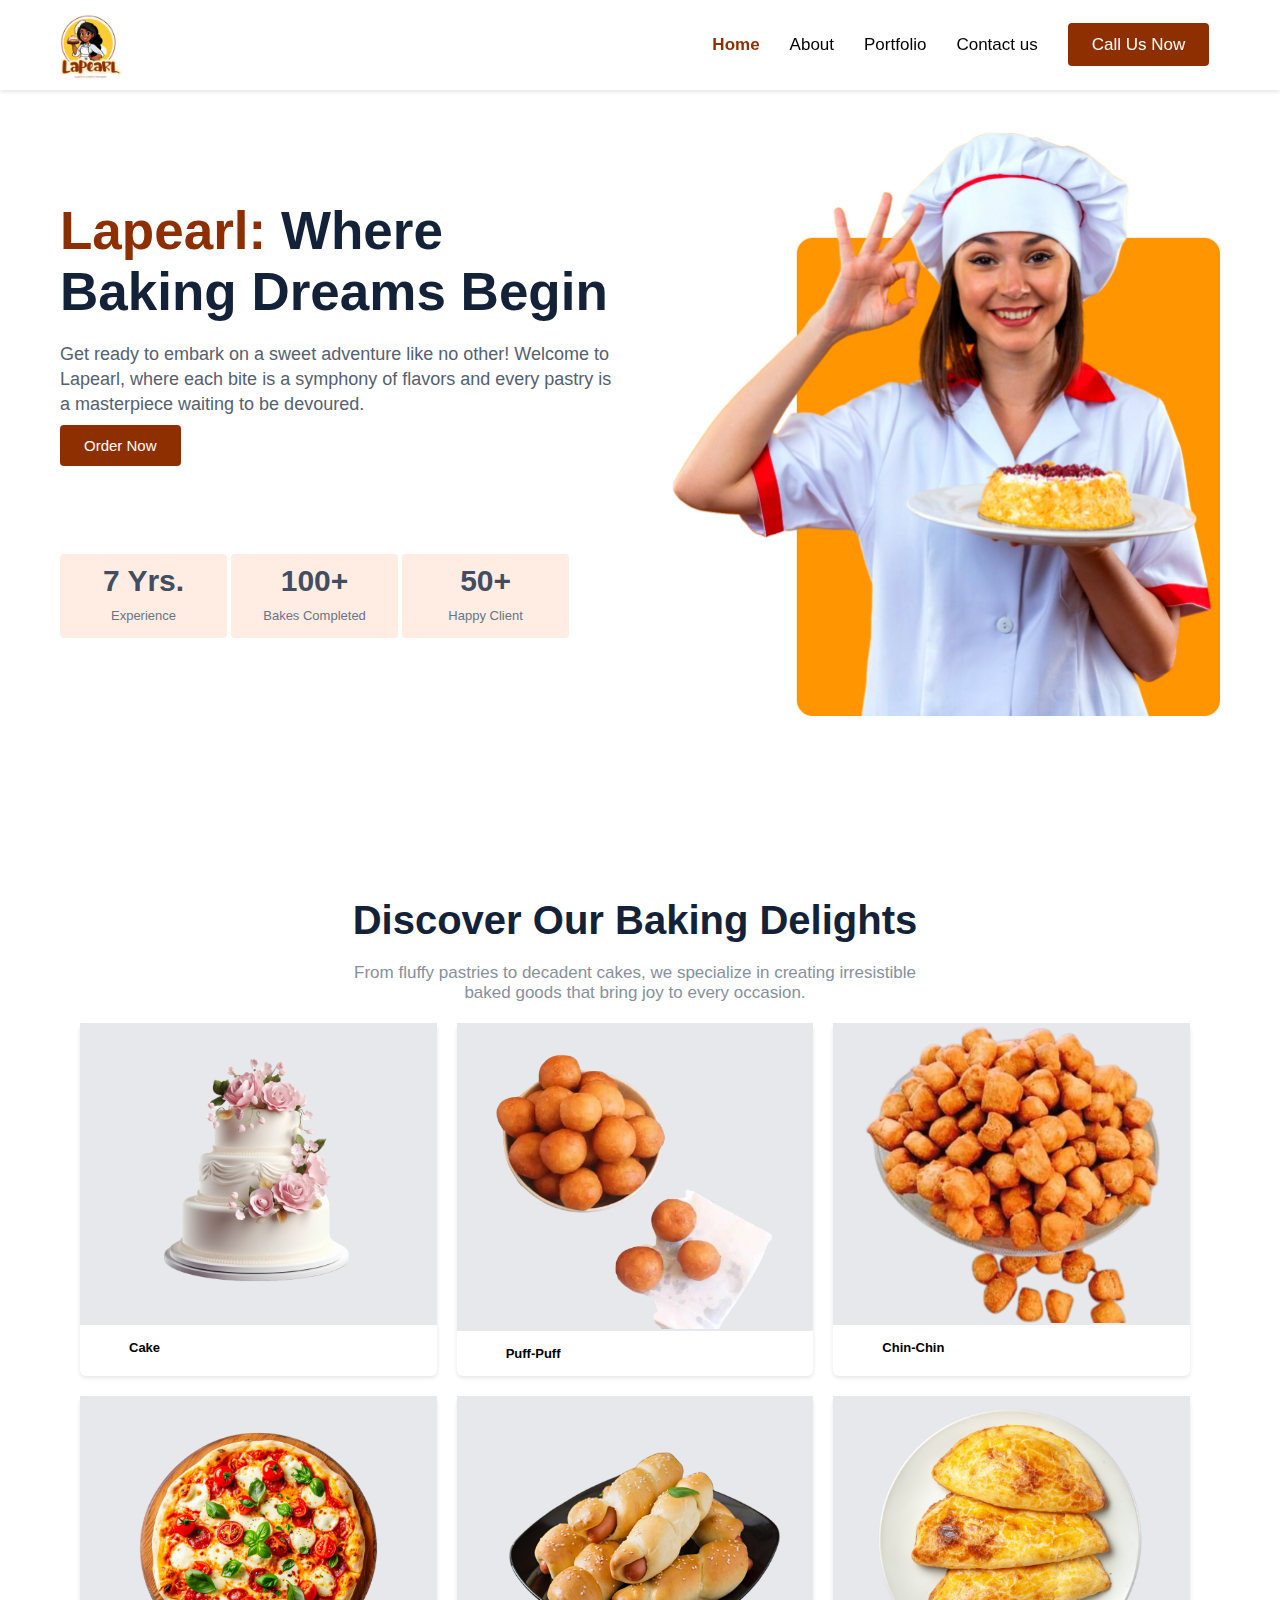
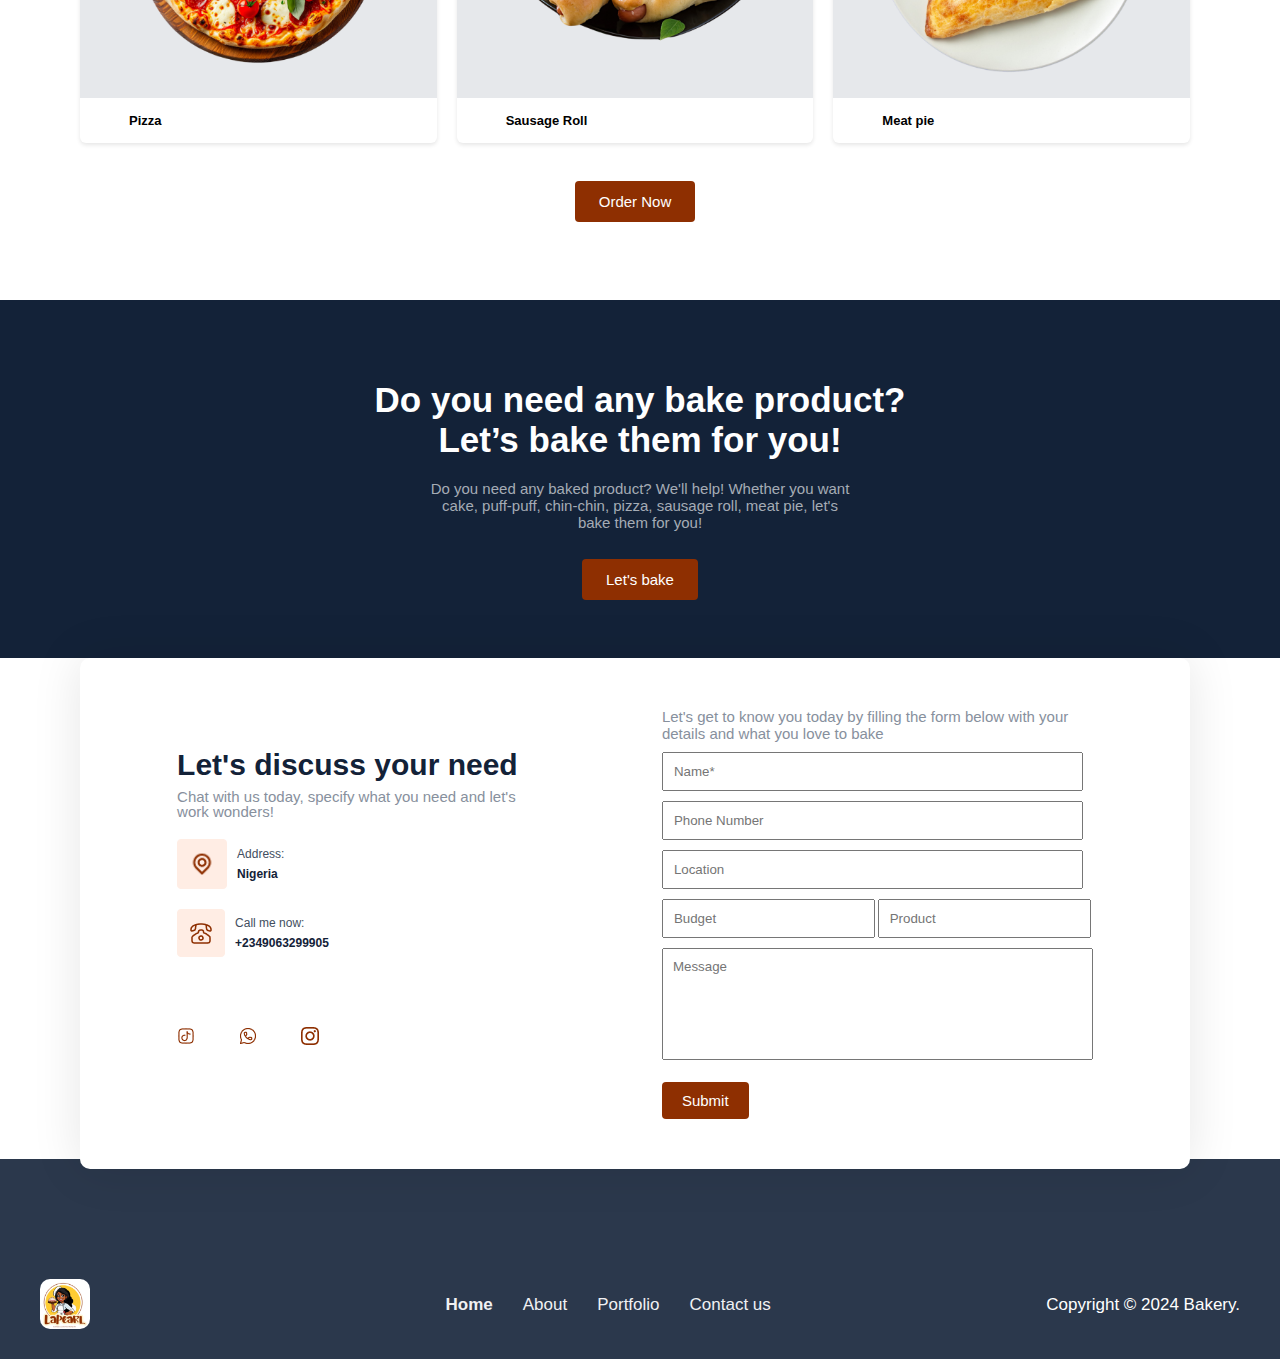
<file: index.html>
<!DOCTYPE html>
<html lang="en">
<head>
    <meta charset="UTF-8">
    <meta name="viewport" content="width=device-width, initial-scale=1.0">
    <title>Wholesome Baked Goods Delivered</title>
    <link rel="stylesheet" href="style.css">

    <link rel="shortcut icon" href="img/Lapearl logo Mascot 1.jpg" type="image/x-icon">
    <link rel="stylesheet" href="https://cdnjs.cloudflare.com/ajax/libs/font-awesome/6.6.0/css/all.min.css" integrity="sha512-Kc323vGBEqzTmouAECnVceyQqyqdsSiqLQISBL29aUW4U/M7pSPA/gEUZQqv1cwx4OnYxTxve5UMg5GT6L4JJg==" crossorigin="anonymous" referrerpolicy="no-referrer" />
</head>
<body>
    <nav>
        <a href="index.html"><img src="img/Lapearl logo Mascot 1.jpg" alt="Logo"></a>
        <div class="navyy">
            <span class="hamburger">
                <a href="#" class="bar">
                    <i class="fa-solid fa-bars fa-2xl"></i>
                </a>
    
                <a href="#" class="hex">
                    <i class="fa-solid fa-x fa-2xl"></i>
                </a>
            </span>
            <div class="sub-nav">
                <ul class="nav-menu">
                    <li class="nav-item"><a href="index.html" class="active">Home</a></li>
                    <li class="nav-item"><a href="about.html">About</a></li>
                    <li class="nav-item"><a href="portfolio.html">Portfolio</a></li>
                    <li class="nav-item"><a href="contact.html">Contact us</a></li>
                    <li class="nav-item"><a href="tel:+2349063299905" class="nav-button" target="_blank">Call Us Now</a></li>
                </ul>
            </div>
        </div>
    </nav>

    <!--section 1-->
    <section class="section-1">
        <div class="container">
            <div class="row">
                <div class="col-1-of-2">
                    <h1><span>Lapearl:</span> Where Baking Dreams Begin</h1>
                    <p>Get ready to embark on a sweet adventure like no other! Welcome to Lapearl,
                         where each bite is a symphony of flavors and every pastry is a masterpiece waiting to be devoured.</p>
                    <a href="https://api.whatsapp.com/send?phone=2349063299905" target="_blank" class="btn">Order Now</a>

                    <div>
                        <div class="content-box">
                            <h1>7 Yrs.</h1>
                            <p>Experience</p>
                        </div>
                        <div class="content-box">
                            <h1>100+</h1>
                            <p>Bakes Completed</p>
                        </div>
                        <div class="content-box">
                             <h1>50+</h1>
                            <p>Happy Client</p>
                        </div>
                    </div>
                </div>
                <div class="col-1-of-2">
                    <img src="img/Frame 313.jpg" alt="baker">
                </div>
            </div>
        </div>
    </section>

    <!--section 2-->
    <section class="sec-2">
    <div class="grid-container">
        <!-- Header -->
        <div class=" header-item" style="grid-column: 1 / -1;">
            <h1>Discover Our Baking Delights</h1>
            <p>From fluffy pastries to decadent cakes, we specialize in creating irresistible <br>
                baked goods that bring joy to every occasion.
            </p>
        </div>
        <!-- Row 1 -->
        <div class="grid-item">
            <div class="color">
                <img src="img/cake 1.png" alt="cake">
            </div>
            <div>
                <p>Cake</p>
            </div>
        </div>

        <div class="grid-item">
            <div class="color">
                <img src="img/puff-puff.jpg-removebg-preview.png" alt="puff puff" style="object-fit: cover;">
            </div>
            <div>
                <p>Puff-Puff</p>
            </div>
        </div>

        <!-- Row 2 -->
        <div class="grid-item">
            <div class="color">
                <img src="img/2.png" alt="chin chin">
            </div>
            <div>
                <p>Chin-Chin</p>
            </div>
        </div>

        <div class="grid-item">
            <div class="color">
                <img src="img/pizza-slice 1.png" alt="pizza">
            </div>
            <div>
                <p>Pizza</p>
            </div>
        </div>

        <!-- Row 3 -->
        <div class="grid-item">
            <div class="color">
                <img src="img/4.png" alt="Sausage Roll">
            </div>
            <div>
                <p>Sausage Roll</p>
            </div>
        </div>

        <div class="grid-item">
            <div class="color">
                <img src="img/1 1.png" alt="Meat pie">
            </div>
            <div>
                <p>Meat pie</p>
            </div>
        </div>

        <div class=" header-item" style="grid-column: 1 / -1;">
            <a href="https://api.whatsapp.com/send?phone=2349063299905" target="_blank" class="b-t-n">Order Now</a>
        </div>
    </div>
</section>

<!--section 3-->
<section class="sec-3">
    <h1>
        Do you need any bake product? <br> Let’s bake them for you!
    </h1>

    <p>Do you need any baked product? We'll help! Whether you want <br> 
        cake, puff-puff, chin-chin, pizza, sausage roll, meat pie, let's <br> 
        bake them for you!
    </p>

    <a href="#Contact">Let's bake</a>
</section>

<!--section 4-->
<section class="sec-4" id="Contact">
    <div class="mother-contain-er">
        <div class="left">
            <h1>Let's discuss your need</h1>
            <p>Chat with us today, specify what you need and let's <br> work wonders!</p>
            <p class="og">
              <img src="img/Frame 50.png" alt="Location Icon" width="50px" height="50px">
              <span class="con-tent">
                <span class="a-d-d">Address:</span><br>
                <span class="nkt">Nigeria</span>
              </span>
            </p> <br>
            <p class="og">
              <img src="img/Frame 51.png" alt="Landline Icon">
              <span class="con-tent">
                <span class="a-d-d">Call me now:</span> <br>
                <span class="nkt">+2349063299905</span>
              </span>
            </p>
            <br>
            <p class="space">
              <a href="https://www.tiktok.com/@lapearlcakes?_t=8lHnKETPbi2&_r=1" target="_blank"><img src="img/tiktok.png" alt="TikTok Logo" /></a>
              <a href="https://wa.me/message/PMMWV4G5UHPJA1" target="_blank"><img src="img/whatsapp.png" alt="WhatsApp Logo" /></a>
              <a href="https://www.instagram.com/lapearl_cakes?igsh=MTdxNnNvN2x2amR6cg==" target="_blank"><img src="img/Social.png" alt="Instagram Logo" /></a>
            </p>
        </div>

        <div class="right">
            <p>Let's get to know you today by filling the form below with your <br> details and what you love to bake</p>
            <form>
              <input type="text" name="name" placeholder="Name*" id="text"><br>
              <input type="tel" name="phone" placeholder="Phone Number" id="tel"><br>
              <input type="text" name="location" placeholder="Location" id="location"><br>
              <input type="text" name="budget" placeholder="Budget" id="budget">
              <input type="text" name="product" placeholder="Product" id="product"><br>
              <textarea name="message" placeholder="Message" id="message"></textarea><br>
              <button type="submit" class="btn" onclick="sendwhatsapp()">Submit</button>
            </form>
        </div>
    </div>
  </section>

  <!-- footer-->
<footer>
    <div class="footer-container">
        <div class="footer-left">
            <img src="img/Lapearl logo Mascot 1.jpg" alt="Logo" width="50px" height="50px">
        </div>
        <div class="footer-center">
            <ul class="nav-menu-footer">
                <li class="nav-item-footer"><a href="index.html" class="thick">Home</a></li>
                <li class="nav-item-footer"><a href="about.html">About</a></li>
                <li class="nav-item-footer"><a href="portfolio.html">Portfolio</a></li>
                <li class="nav-item-footer"><a href="contact.html">Contact us</a></li>
            </ul>
        </div>
        <div class="footer-right">
            <p>Copyright © 2024 Bakery.</p>
        </div>
    </div>
</footer>

    <script src="app.js"></script>
</body>
</html>
</file>
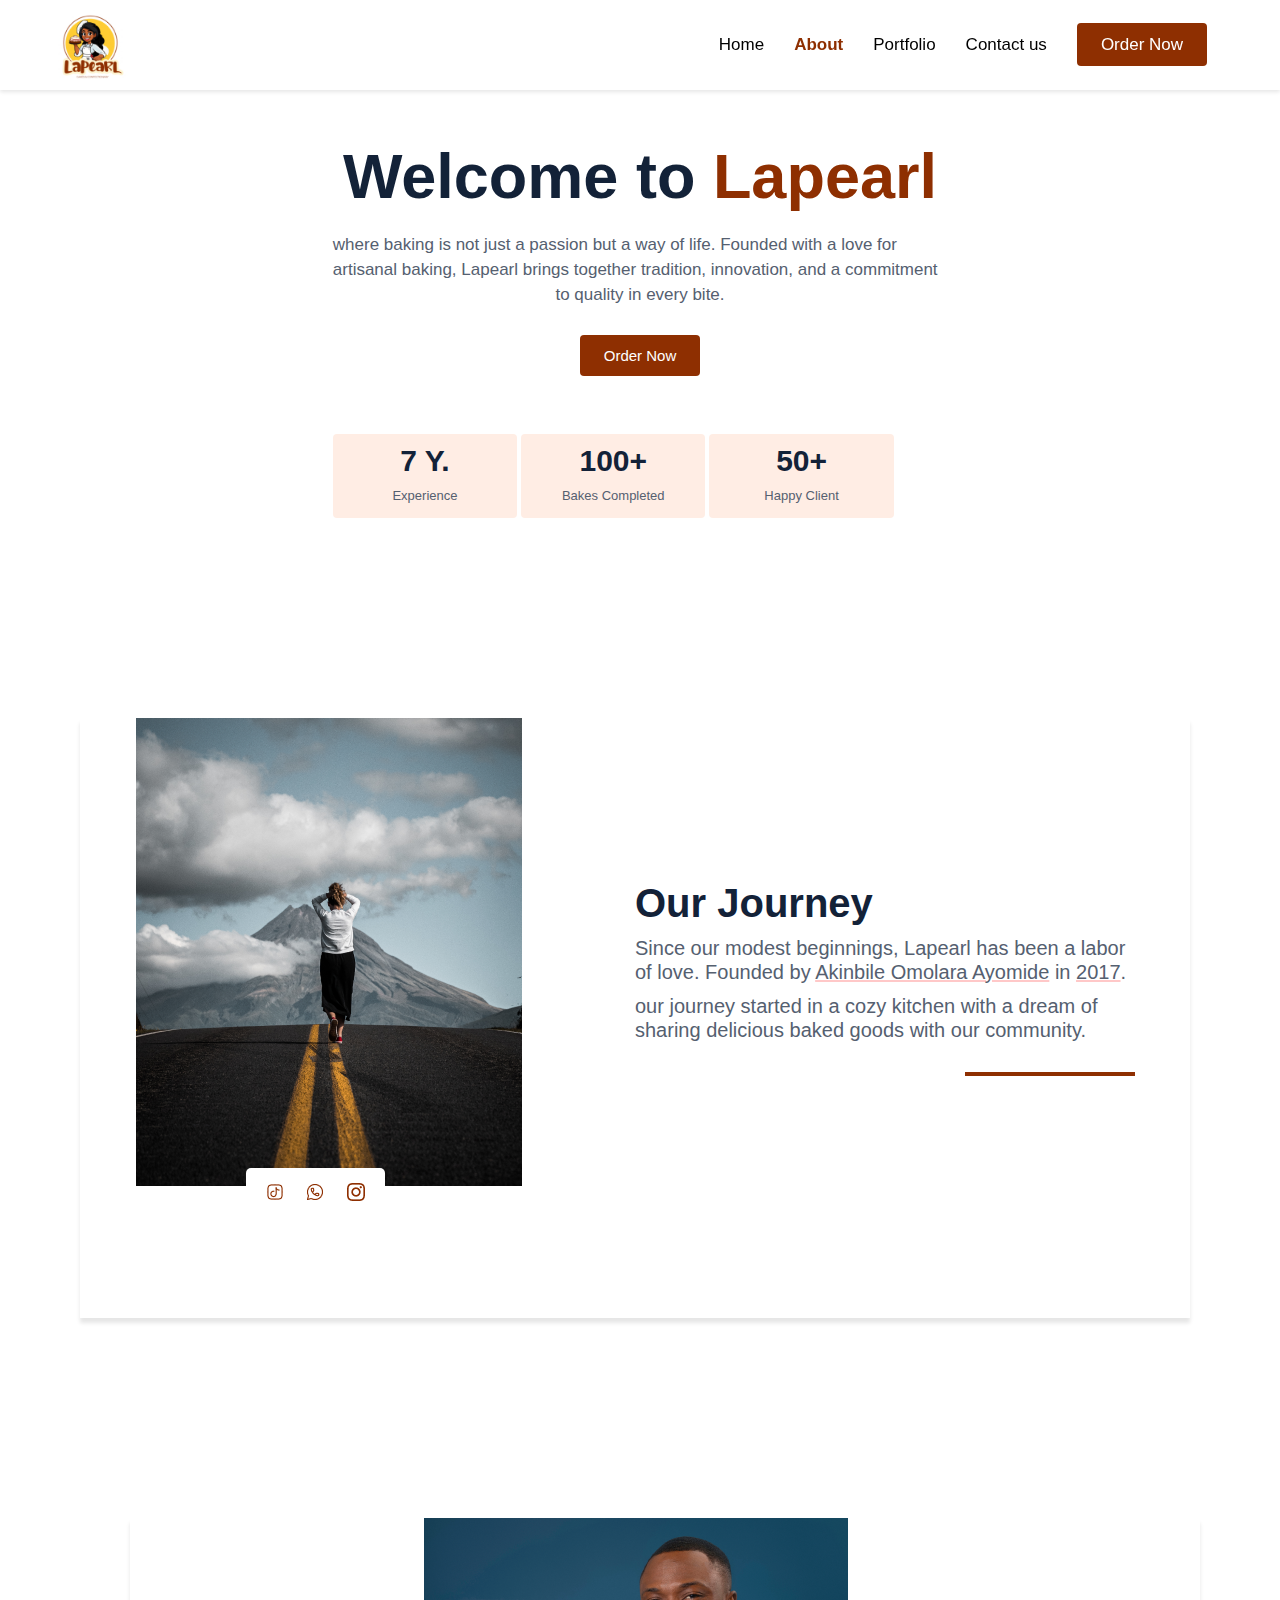
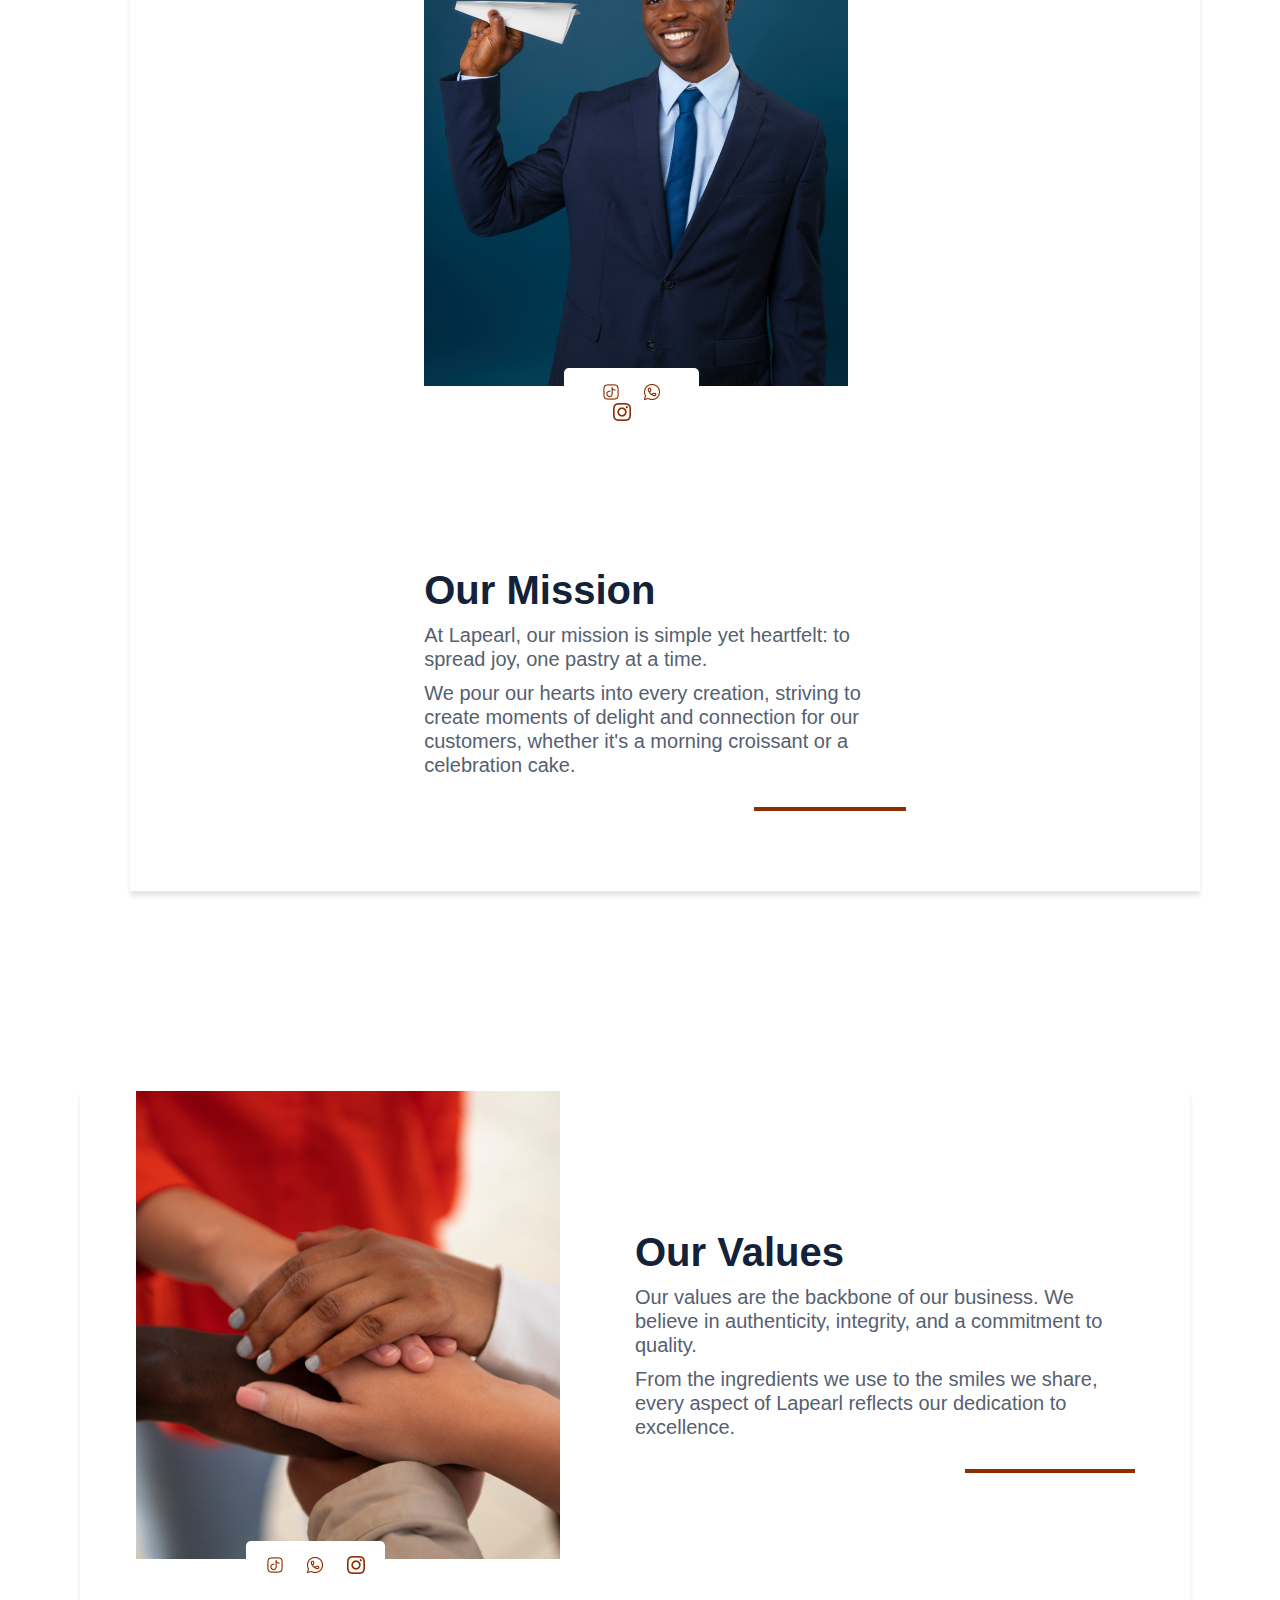
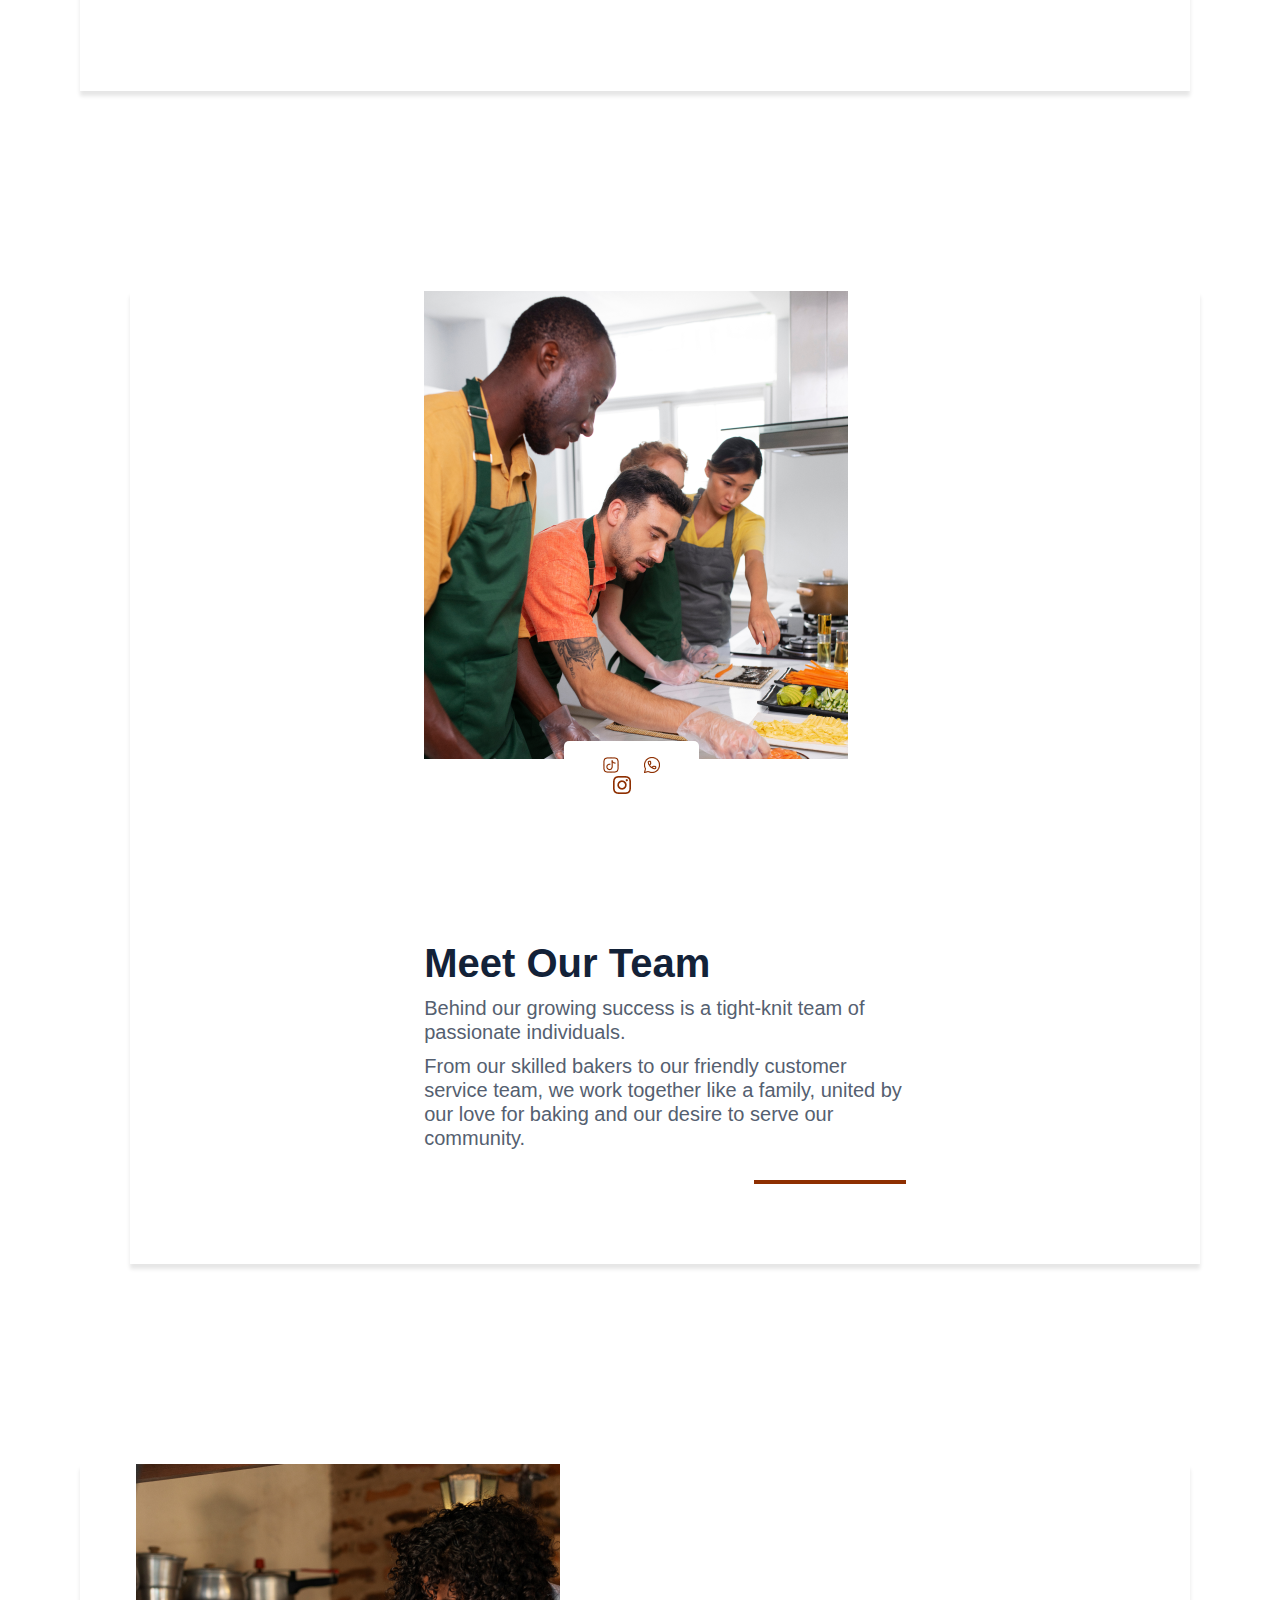
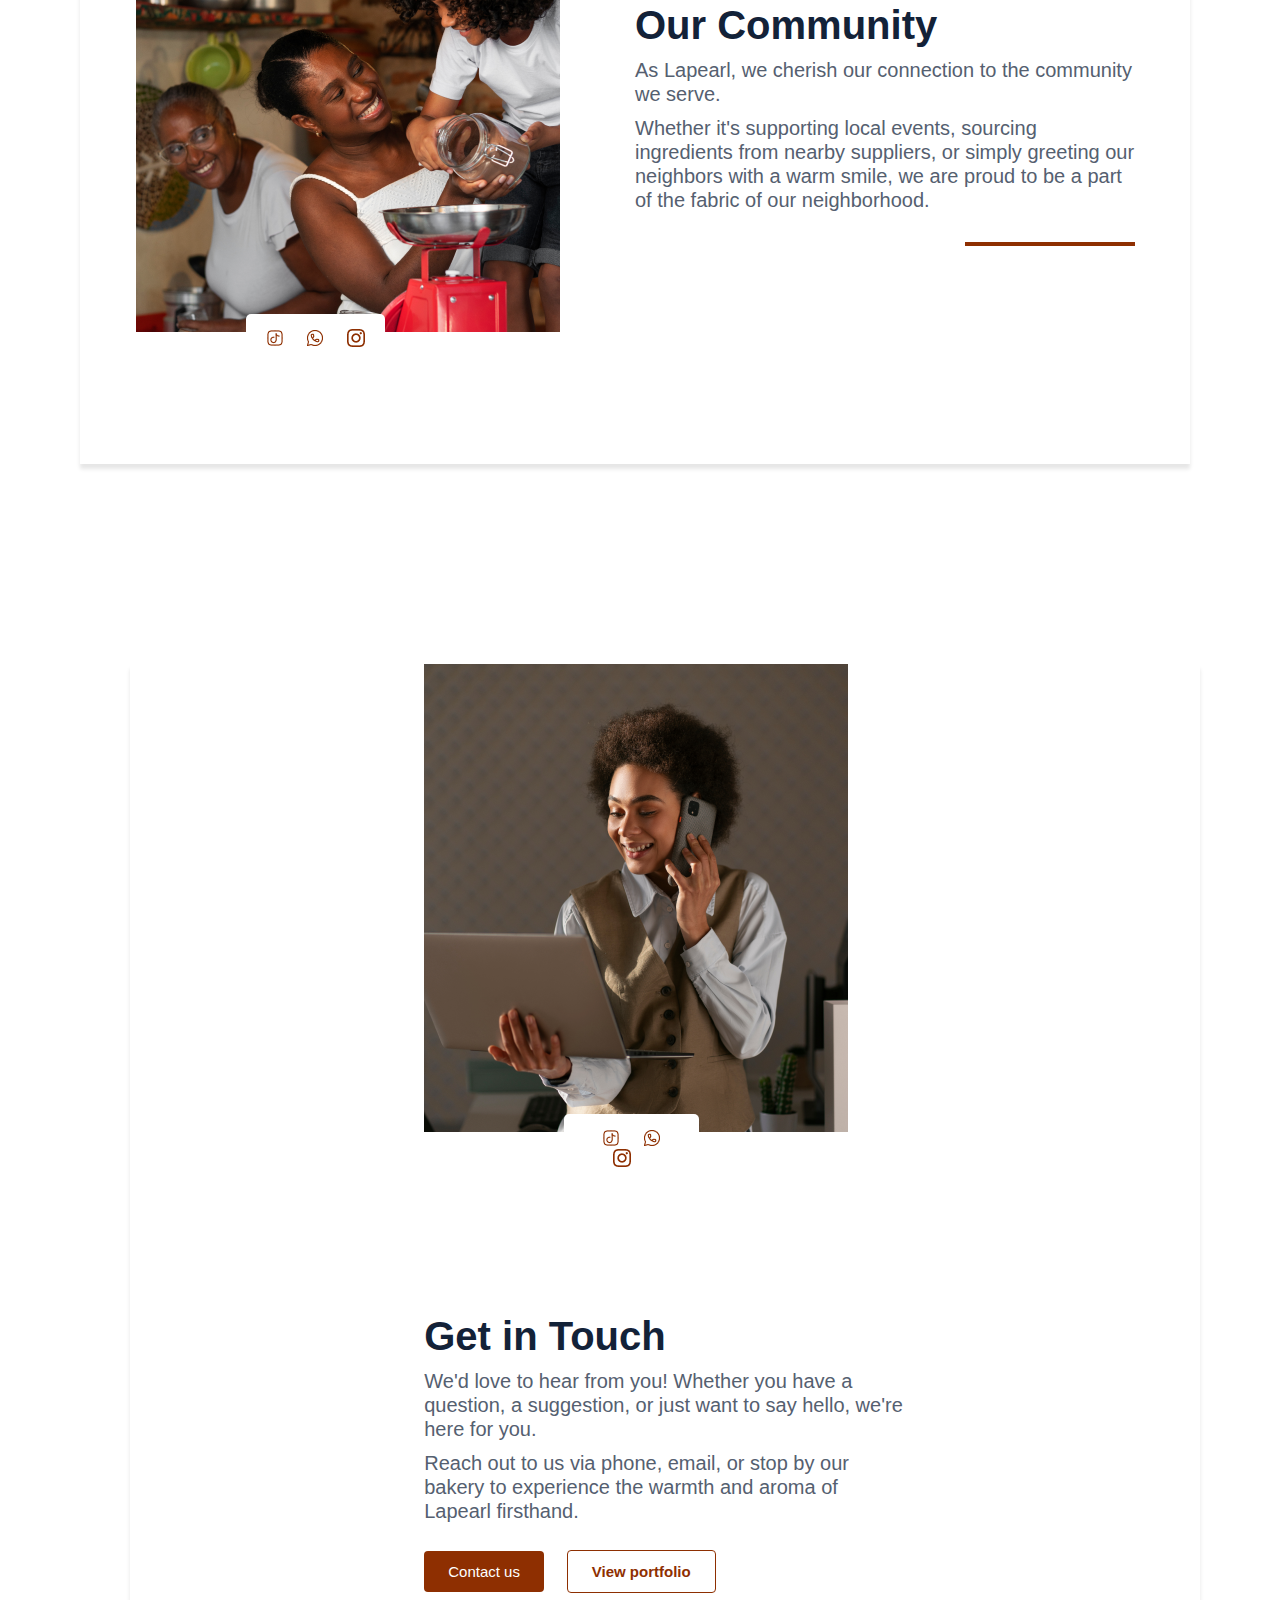
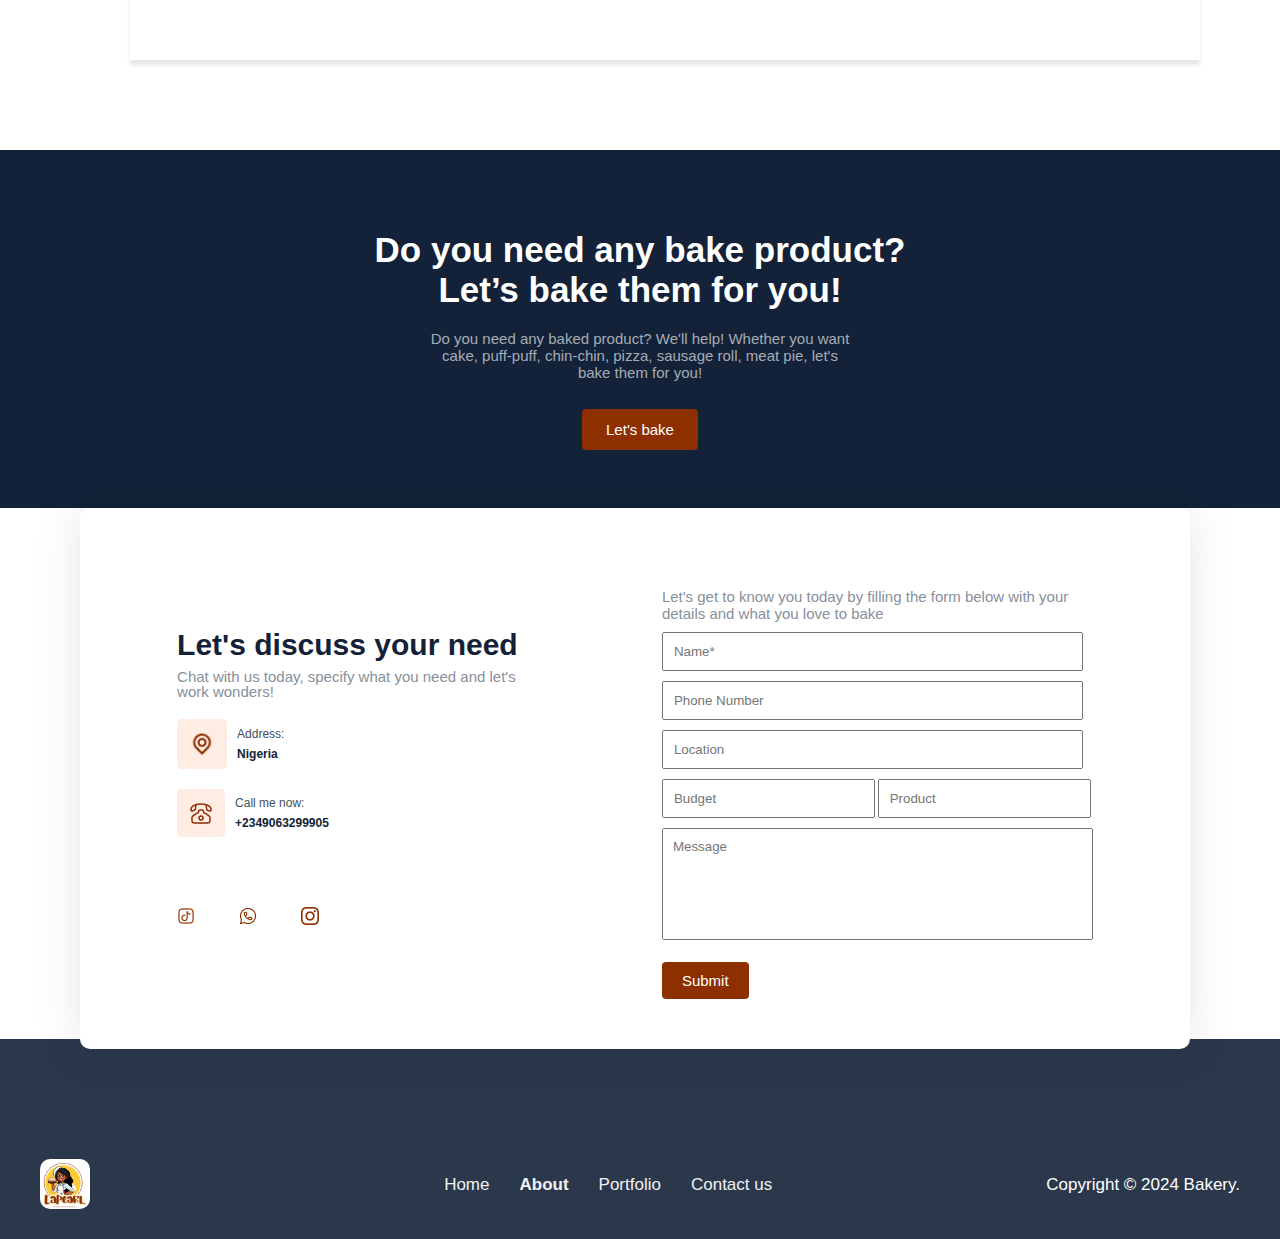
<file: about.html>
<!DOCTYPE html>
<html lang="en">
<head>
    <meta charset="UTF-8">
    <meta name="viewport" content="width=device-width, initial-scale=1.0">
    <title>Freshly Baked Cakes, Pastries & More</title>
    <link rel="stylesheet" href="about.css">
    <link rel="shortcut icon" href="img/Lapearl logo Mascot 1.jpg" type="image/x-icon">
    <link rel="stylesheet" href="https://cdnjs.cloudflare.com/ajax/libs/font-awesome/6.6.0/css/all.min.css" integrity="sha512-Kc323vGBEqzTmouAECnVceyQqyqdsSiqLQISBL29aUW4U/M7pSPA/gEUZQqv1cwx4OnYxTxve5UMg5GT6L4JJg==" crossorigin="anonymous" referrerpolicy="no-referrer" />
</head>
<body>
    <nav>
        <a href="index.html"><img src="img/Lapearl logo Mascot 1.jpg" alt="Logo"></a>
        <div class="navyy">
            <span class="hamburger">
                <a href="#" class="bar">
                    <i class="fa-solid fa-bars fa-2xl"></i>
                </a>
    
                <a href="#" class="hex">
                    <i class="fa-solid fa-x fa-2xl"></i>
                </a>
            </span>
            <div class="sub-nav">
                <ul class="nav-menu">
                    <li class="nav-item"><a href="index.html">Home</a></li>
                    <li class="nav-item"><a href="about.html" class="active">About</a></li>
                    <li class="nav-item"><a href="portfolio.html">Portfolio</a></li>
                    <li class="nav-item"><a href="contact.html">Contact us</a></li>
                    <li class="nav-item"><a href="https://api.whatsapp.com/send?phone=2349063299905" class="nav-button" target="_blank">Order Now</a></li>
                </ul>
            </div>
        </div>
    </nav>

    <!--section 1-->
    <section class="section-1">
        <div class="col-1-of-2">
            <h1> Welcome to <span>Lapearl</span></h1>
            <p>where baking is not just a passion but a way of life. Founded with a love for artisanal baking,
                Lapearl brings together tradition, innovation, and a commitment to quality in every bite.
            </p>
            <center><a href="https://api.whatsapp.com/send?phone=2349063299905" class="btn" target="_blank">Order Now</a></center>

            <div>
                <div class="content-box">
                    <h1>7 Y.</h1>
                    <p>Experience</p>
                </div>
                <div class="content-box">
                    <h1>100+</h1>
                    <p>Bakes Completed</p>
                </div>
                <div class="content-box">
                     <h1>50+</h1>
                    <p>Happy Client</p>
                </div>
            </div>
        </div>
    </section>

    <!--section 2-->
    <section class="section-2">
        <div class="col-1-of-2">
            <img src="img/journey.png" alt="journey">

            <div>
                <a href="https://www.tiktok.com/@lapearlcakes?_t=8lHnKETPbi2&_r=1" target="_blank"><img src="img/tiktok.png" alt="TikTok Logo" style="margin-left: 2rem;"></a>
                <a href="https://wa.me/message/PMMWV4G5UHPJA1" target="_blank"><img src="img/whatsapp.png" alt="WhatsApp Logo"></a>
                <a href="https://www.instagram.com/lapearl_cakes?igsh=MTdxNnNvN2x2amR6cg==" target="_blank"><img src="img/Social.png" alt="Instagram Logo"></a>
            </div>
        </div>
        <div class="col-2-of-2">
            <h1>Our Journey</h1>
            <p>Since our modest beginnings, Lapearl has been a labor of love. Founded by <span>Akinbile Omolara Ayomide</span> in <span>2017</span>.</p>
            <p>our journey started in a cozy kitchen with a dream of sharing delicious baked goods with our community.</p>
            <hr>
        </div>
    </section>

     <!--section 3-->
     <section class="section-3">
        <div class="col-1-of-2">
            <img src="img/medium-shot-male-flight-attendant-posing 1.png" alt="medium-shot-male-flight-attendant-posing">

            <div>
                <a href="https://www.tiktok.com/@lapearlcakes?_t=8lHnKETPbi2&_r=1" target="_blank"><img src="img/tiktok.png" alt="TikTok Logo" style="margin-left: 2rem;"></a>
                <a href="https://wa.me/message/PMMWV4G5UHPJA1" target="_blank"><img src="img/whatsapp.png" alt="WhatsApp Logo"></a>
                <a href="https://www.instagram.com/lapearl_cakes?igsh=MTdxNnNvN2x2amR6cg==" target="_blank"><img src="img/Social.png" alt="Instagram Logo"></a>
            </div>
        </div>
        <div class="col-2-of-2">
            <h1>Our Mission</h1>
            <p>At Lapearl, our mission is simple yet heartfelt: to spread joy, one pastry at a time.</p>
            <p> We pour our hearts into every creation, striving to create moments of delight and connection for our customers, whether it's a morning croissant or a celebration cake.</p>
            <hr>
        </div>
    </section>

    <!--section 4-->
    <section class="section-4">
        <div class="col-1-of-2">
            <img src="img/Frame 290.png" alt="unity">

            <div>
                <a href="https://www.tiktok.com/@lapearlcakes?_t=8lHnKETPbi2&_r=1" target="_blank"><img src="img/tiktok.png" alt="TikTok Logo" style="margin-left: 2rem;"></a>
                <a href="https://wa.me/message/PMMWV4G5UHPJA1" target="_blank"><img src="img/whatsapp.png" alt="WhatsApp Logo"></a>
                <a href="https://www.instagram.com/lapearl_cakes?igsh=MTdxNnNvN2x2amR6cg==" target="_blank"><img src="img/Social.png" alt="Instagram Logo"></a>
            </div>
        </div>
        <div class="col-2-of-2">
            <h1>Our Values</h1>
            <p>Our values are the backbone of our business. We believe in authenticity, integrity, and a commitment to quality. </p>
            <p>From the ingredients we use to the smiles we share, every aspect of Lapearl reflects our dedication to excellence.</p>
            <hr>
        </div>
    </section>

    <!--section 5-->
    <section class="section-5">
        <div class="col-1-of-2">
            <img src="img/lifestyle-people-learning-make-sushi 1.png" alt="lifestyle-people-learning-make-sushi">

            <div>
                <a href="https://www.tiktok.com/@lapearlcakes?_t=8lHnKETPbi2&_r=1" target="_blank"><img src="img/tiktok.png" alt="TikTok Logo" style="margin-left: 2rem;"></a>
                <a href="https://wa.me/message/PMMWV4G5UHPJA1" target="_blank"><img src="img/whatsapp.png" alt="WhatsApp Logo"></a>
                <a href="https://www.instagram.com/lapearl_cakes?igsh=MTdxNnNvN2x2amR6cg==" target="_blank"><img src="img/Social.png" alt="Instagram Logo"></a>
            </div>
        </div>
        <div class="col-2-of-2">
            <h1>Meet Our Team</h1>
            <p>Behind our growing success is a tight-knit team of passionate individuals.</p>
            <p>From our skilled bakers to our friendly customer service team, we work together like a family, united by our love for baking and our desire to serve our community.</p>
            <hr>
        </div>
    </section>

    <!--section 6-->
    <section class="section-6">
        <div class="col-1-of-2">
            <img src="img/community.png" alt="Community">

            <div>
                <a href="https://www.tiktok.com/@lapearlcakes?_t=8lHnKETPbi2&_r=1" target="_blank"><img src="img/tiktok.png" alt="TikTok Logo" style="margin-left: 2rem;"></a>
                <a href="https://wa.me/message/PMMWV4G5UHPJA1" target="_blank"><img src="img/whatsapp.png" alt="WhatsApp Logo"></a>
                <a href="https://www.instagram.com/lapearl_cakes?igsh=MTdxNnNvN2x2amR6cg==" target="_blank"><img src="img/Social.png" alt="Instagram Logo"></a>
            </div>
        </div>
        <div class="col-2-of-2">
            <h1>Our Community</h1>
            <p>As Lapearl, we cherish our connection to the community we serve. </p>
            <p>Whether it's supporting local events, sourcing ingredients from nearby suppliers, or simply greeting our neighbors with a warm smile, we are proud to be a part of the fabric of our neighborhood.</p>
            <hr>
        </div>
    </section>

    <!--section 7-->
    <section class="section-7">
        <div class="col-1-of-2">
            <img src="img/call.png" alt="customer-service">

            <div>
                <a href="https://www.tiktok.com/@lapearlcakes?_t=8lHnKETPbi2&_r=1" target="_blank"><img src="img/tiktok.png" alt="TikTok Logo" style="margin-left: 2rem;"></a>
                <a href="https://wa.me/message/PMMWV4G5UHPJA1" target="_blank"><img src="img/whatsapp.png" alt="WhatsApp Logo"></a>
                <a href="https://www.instagram.com/lapearl_cakes?igsh=MTdxNnNvN2x2amR6cg==" target="_blank"><img src="img/Social.png" alt="Instagram Logo"></a>
            </div>
        </div>
        <div class="col-2-of-2">
            <h1>Get in Touch</h1>
            <p>We'd love to hear from you! Whether you have a question, a suggestion, or just want to say hello, we're here for you. </p>
            <p>Reach out to us via phone, email, or stop by our bakery to experience the warmth and aroma of Lapearl firsthand.</p>
            
            <div>
                <a href="#Contact" class="b-t-n">Contact us</a>

                <a href="portfolio.html" class="b-t-n-2">View portfolio</a>
            </div>
        </div>
    </section>

    <!--section 8-->
<section class="sec-8">
    <h1>
        Do you need any bake product? <br> Let’s bake them for you!
    </h1>

    <p>Do you need any baked product? We'll help! Whether you want <br> 
        cake, puff-puff, chin-chin, pizza, sausage roll, meat pie, let's <br> 
        bake them for you!
    </p>

    <a href="#Contact">Let's bake</a>
</section>

<!--section 9-->
<section class="sec-9" id="Contact">
    <div class="mother-contain-er">
        <div class="left">
            <h1>Let's discuss your need</h1>
            <p>Chat with us today, specify what you need and let's <br> work wonders!</p>
            <p class="og">
              <img src="img/Frame 50.png" alt="Location Icon" width="50px" height="50px">
              <span class="con-tent">
                <span class="a-d-d">Address:</span><br>
                <span class="nkt">Nigeria</span>
              </span>
            </p> <br>
            <p class="og">
              <img src="img/Frame 51.png" alt="Landline Icon">
              <span class="con-tent">
                <span class="a-d-d">Call me now:</span> <br>
                <span class="nkt">+2349063299905</span>
              </span>
            </p>
            <br>
            <p class="space">
              <a href="https://www.tiktok.com/@lapearlcakes?_t=8lHnKETPbi2&_r=1" target="_blank"><img src="img/tiktok.png" alt="TikTok Logo"></a>
              <a href="https://wa.me/message/PMMWV4G5UHPJA1" target="_blank"><img src="img/whatsapp.png" alt="WhatsApp Logo"></a>
              <a href="https://www.instagram.com/lapearl_cakes?igsh=MTdxNnNvN2x2amR6cg==" target="_blank"><img src="img/Social.png" alt="Instagram Logo"></a>
            </p>
        </div>

        <div class="right">
            <p>Let's get to know you today by filling the form below with your <br> details and what you love to bake</p>
            <form>
              <input type="text" name="name" placeholder="Name*" id="text"><br>
              <input type="tel" name="phone" placeholder="Phone Number" id="tel"><br>
              <input type="text" name="location" placeholder="Location" id="text"><br>
              <input type="text" name="budget" placeholder="Budget" id="budget">
              <input type="text" name="product" placeholder="Product" id="product"><br>
              <textarea name="message" placeholder="Message"></textarea><br>
              <button type="submit">Submit</button>
            </form>
        </div>
    </div>
  </section>

  <!-- footer-->
<footer>
    <div class="footer-container">
        <div class="footer-left">
            <img src="img/Lapearl logo Mascot 1.jpg" alt="Logo" width="50px" height="50px">
        </div>
        <div class="footer-center">
            <ul class="nav-menu-footer">
                <li class="nav-item-footer"><a href="index.html">Home</a></li>
                <li class="nav-item-footer"><a href="about.html" class="thick">About</a></li>
                <li class="nav-item-footer"><a href="portfolio.html">Portfolio</a></li>
                <li class="nav-item-footer"><a href="contact.html">Contact us</a></li>
            </ul>
        </div>
        <div class="footer-right">
            <p>Copyright © 2024 Bakery.</p>
        </div>
    </div>
</footer>
<script src="app.js"></script>
</body>
</html>
</file>
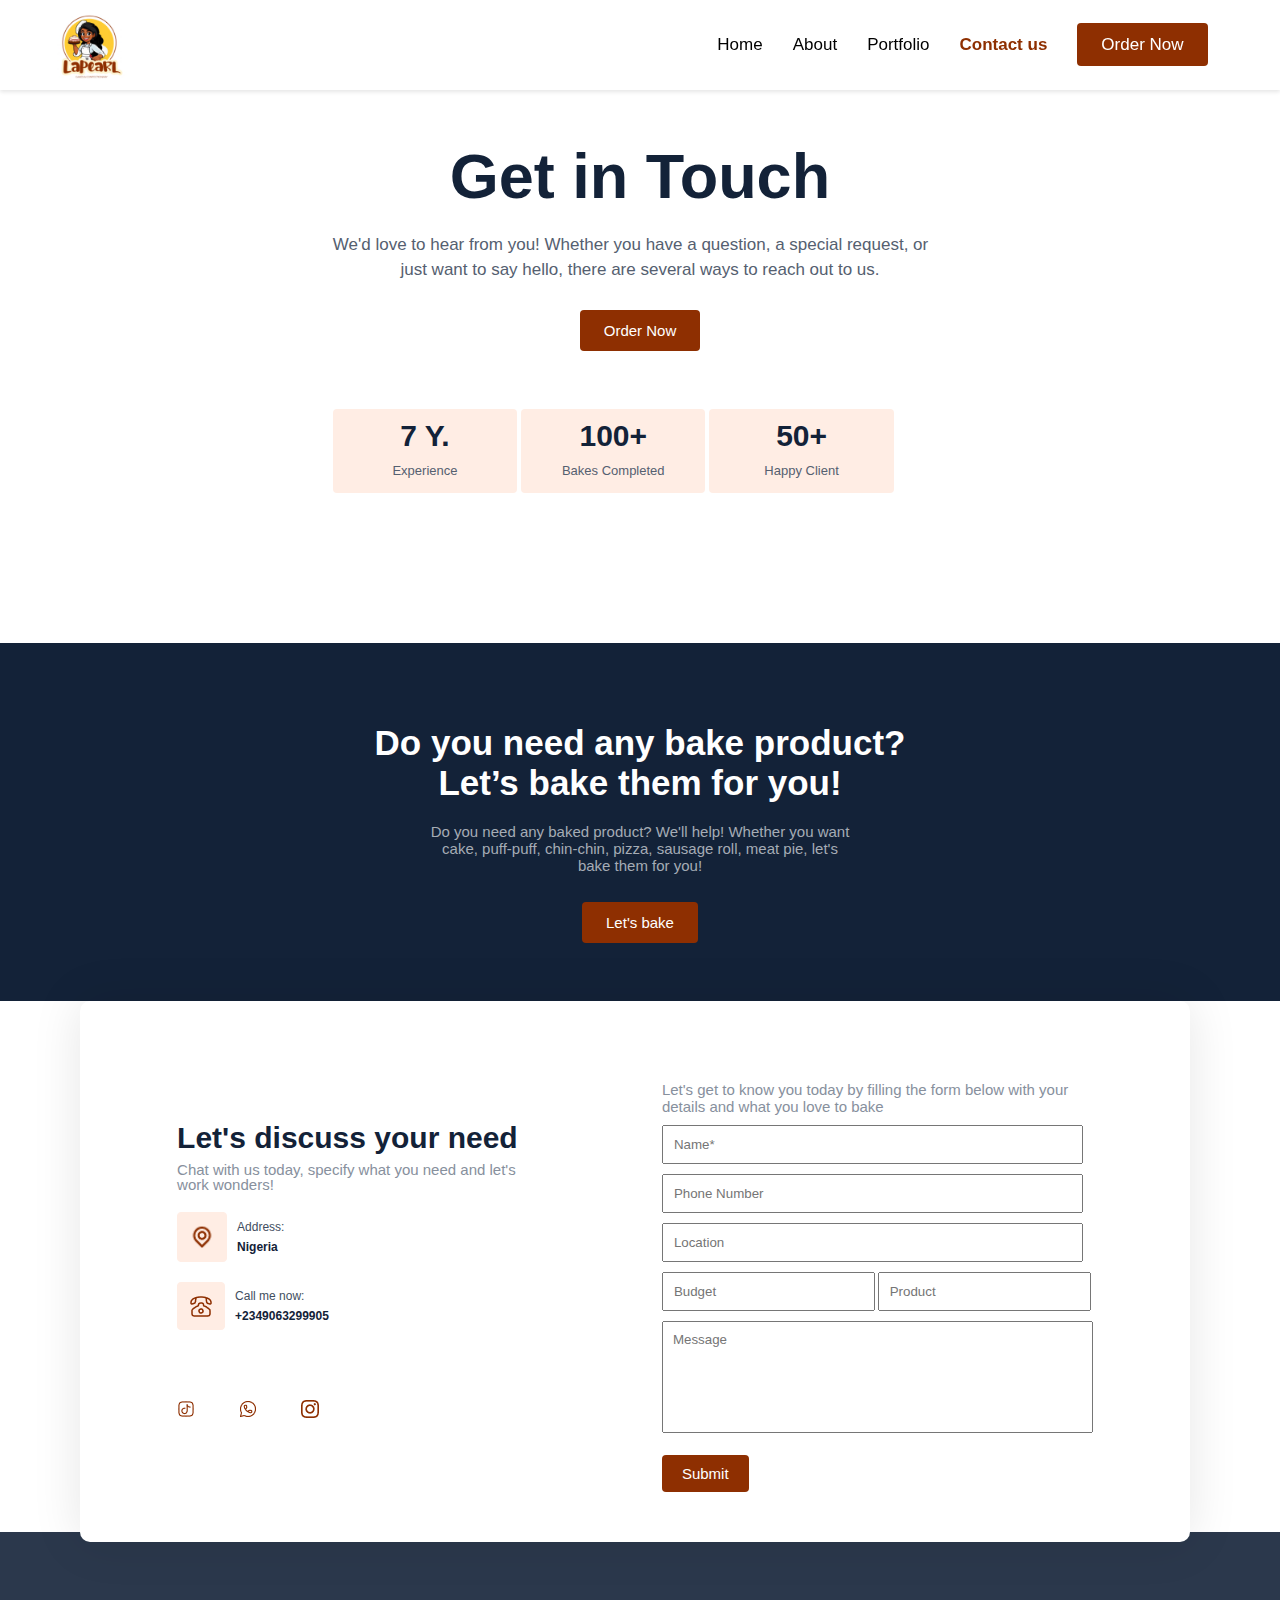
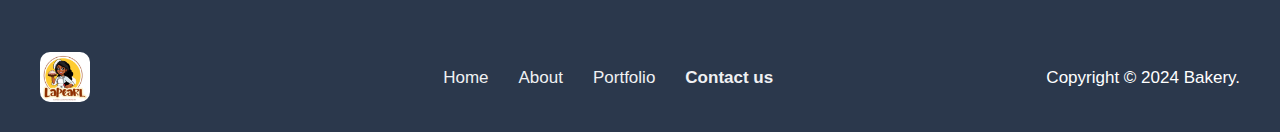
<file: contact.html>
<!DOCTYPE html>
<html lang="en">
<head>
    <meta charset="UTF-8">
    <meta name="viewport" content="width=device-width, initial-scale=1.0">
    <title>Contact Us: Custom Cakes & Orders</title>
    <link rel="stylesheet" href="contact.css">
    <link rel="shortcut icon" href="img/Lapearl logo Mascot 1.jpg" type="image/x-icon">
    <link rel="stylesheet" href="https://cdnjs.cloudflare.com/ajax/libs/font-awesome/6.6.0/css/all.min.css" integrity="sha512-Kc323vGBEqzTmouAECnVceyQqyqdsSiqLQISBL29aUW4U/M7pSPA/gEUZQqv1cwx4OnYxTxve5UMg5GT6L4JJg==" crossorigin="anonymous" referrerpolicy="no-referrer" />
</head>
<body>
    <nav>
        <a href="index.html"><img src="img/Lapearl logo Mascot 1.jpg" alt="Logo"></a>
        <div class="navyy">
            <span class="hamburger">
                <a href="#" class="bar">
                    <i class="fa-solid fa-bars fa-2xl"></i>
                </a>
    
                <a href="#" class="hex">
                    <i class="fa-solid fa-x fa-2xl"></i>
                </a>
            </span>
            <div class="sub-nav">
                <ul class="nav-menu">
                    <li class="nav-item"><a href="index.html">Home</a></li>
                    <li class="nav-item"><a href="about.html">About</a></li>
                    <li class="nav-item"><a href="portfolio.html">Portfolio</a></li>
                    <li class="nav-item"><a href="contact.html" class="active">Contact us</a></li>
                    <li class="nav-item"><a href="https://api.whatsapp.com/send?phone=2349063299905" class="nav-button" target="_blank">Order Now</a></li>
                </ul>
            </div>
        </div>
    </nav>

    <!--section 1-->
    <section class="section-1">
        <div class="col-1-of-2">
            <h1>Get in Touch</h1>
            <p>We'd love to hear from you! Whether you have a question, a special request, or just want to say hello, there are several ways to reach out to us.
            </p>
            <center><a href="https://api.whatsapp.com/send?phone=2349063299905" class="btn" target="_blank">Order Now</a></center>

            <div>
                <div class="content-box">
                    <h1>7 Y.</h1>
                    <p>Experience</p>
                </div>
                <div class="content-box">
                    <h1>100+</h1>
                    <p>Bakes Completed</p>
                </div>
                <div class="content-box">
                     <h1>50+</h1>
                    <p>Happy Client</p>
                </div>
            </div>
        </div>
    </section>

    <!--section 2-->
    <section class="sec-2">
        <h1>
            Do you need any bake product? <br> Let’s bake them for you!
        </h1>
    
        <p>Do you need any baked product? We'll help! Whether you want <br> 
            cake, puff-puff, chin-chin, pizza, sausage roll, meat pie, let's <br> 
            bake them for you!
        </p>
    
        <a href="#Contact">Let's bake</a>
    </section>
    
    <!--section 3-->
    <section class="sec-3" id="Contact">
        <div class="mother-contain-er">
            <div class="left">
                <h1>Let's discuss your need</h1>
                <p>Chat with us today, specify what you need and let's <br> work wonders!</p>
                <p class="og">
                  <img src="img/Frame 50.png" alt="Location Icon" width="50px" height="50px" />
                  <span class="con-tent">
                    <span class="a-d-d">Address:</span><br>
                    <span class="nkt">Nigeria</span>
                  </span>
                </p> <br>
                <p class="og">
                  <img src="img/Frame 51.png" alt="Landline Icon">
                  <span class="con-tent">
                    <span class="a-d-d">Call me now:</span> <br>
                    <span class="nkt">+2349063299905</span>
                  </span>
                </p>
                <br>
                <p class="space">
                  <a href="https://www.tiktok.com/@lapearlcakes?_t=8lHnKETPbi2&_r=1" target="_blank"><img src="img/tiktok.png" alt="TikTok Logo"></a>
                  <a href="https://wa.me/message/PMMWV4G5UHPJA1" target="_blank"><img src="img/whatsapp.png" alt="WhatsApp Logo"></a>
                  <a href="https://www.instagram.com/lapearl_cakes?igsh=MTdxNnNvN2x2amR6cg==" target="_blank"><img src="img/Social.png" alt="Instagram Logo"></a>
                </p>
            </div>
    
            <div class="right">
                <p>Let's get to know you today by filling the form below with your <br> details and what you love to bake</p>
                <form>
                  <input type="text" name="name" placeholder="Name*" id="text"><br>
                  <input type="tel" name="phone" placeholder="Phone Number" id="tel"><br>
                  <input type="text" name="location" placeholder="Location" id="text"><br>
                  <input type="text" name="budget" placeholder="Budget" id="budget">
                  <input type="text" name="product" placeholder="Product" id="product"><br>
                  <textarea name="message" placeholder="Message"></textarea><br>
                  <button type="submit">Submit</button>
                </form>
            </div>
        </div>
      </section>
    
      <!-- footer-->
    <footer>
        <div class="footer-container">
            <div class="footer-left">
                <img src="img/Lapearl logo Mascot 1.jpg" alt="Logo" width="50px" height="50px">
            </div>
            <div class="footer-center">
                <ul class="nav-menu-footer">
                    <li class="nav-item-footer"><a href="index.html">Home</a></li>
                    <li class="nav-item-footer"><a href="about.html">About</a></li>
                    <li class="nav-item-footer"><a href="portfolio.html">Portfolio</a></li>
                    <li class="nav-item-footer"><a href="contact.html" class="thick">Contact us</a></li>
                </ul>
            </div>
            <div class="footer-right">
                <p>Copyright © 2024 Bakery.</p>
            </div>
        </div>
    </footer>
    <script src="app.js"></script>
</body>
</html>
</file>
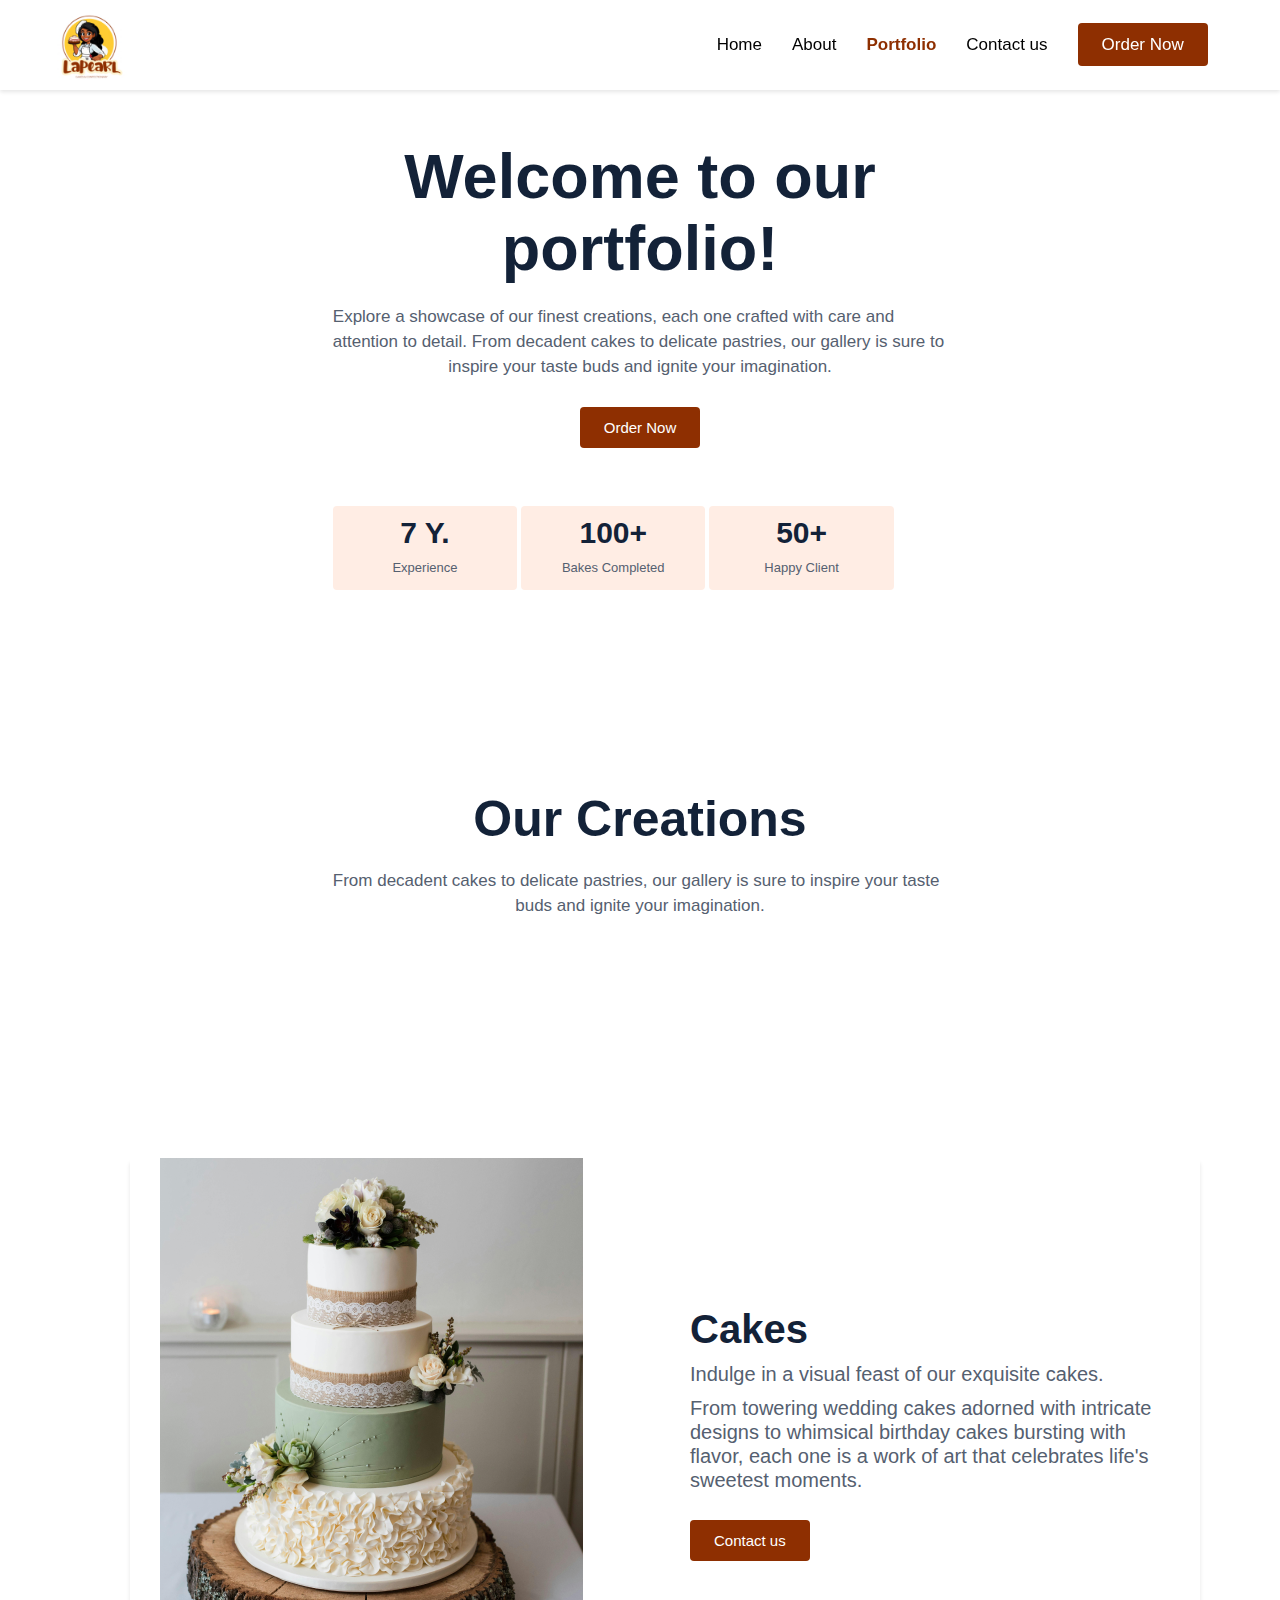
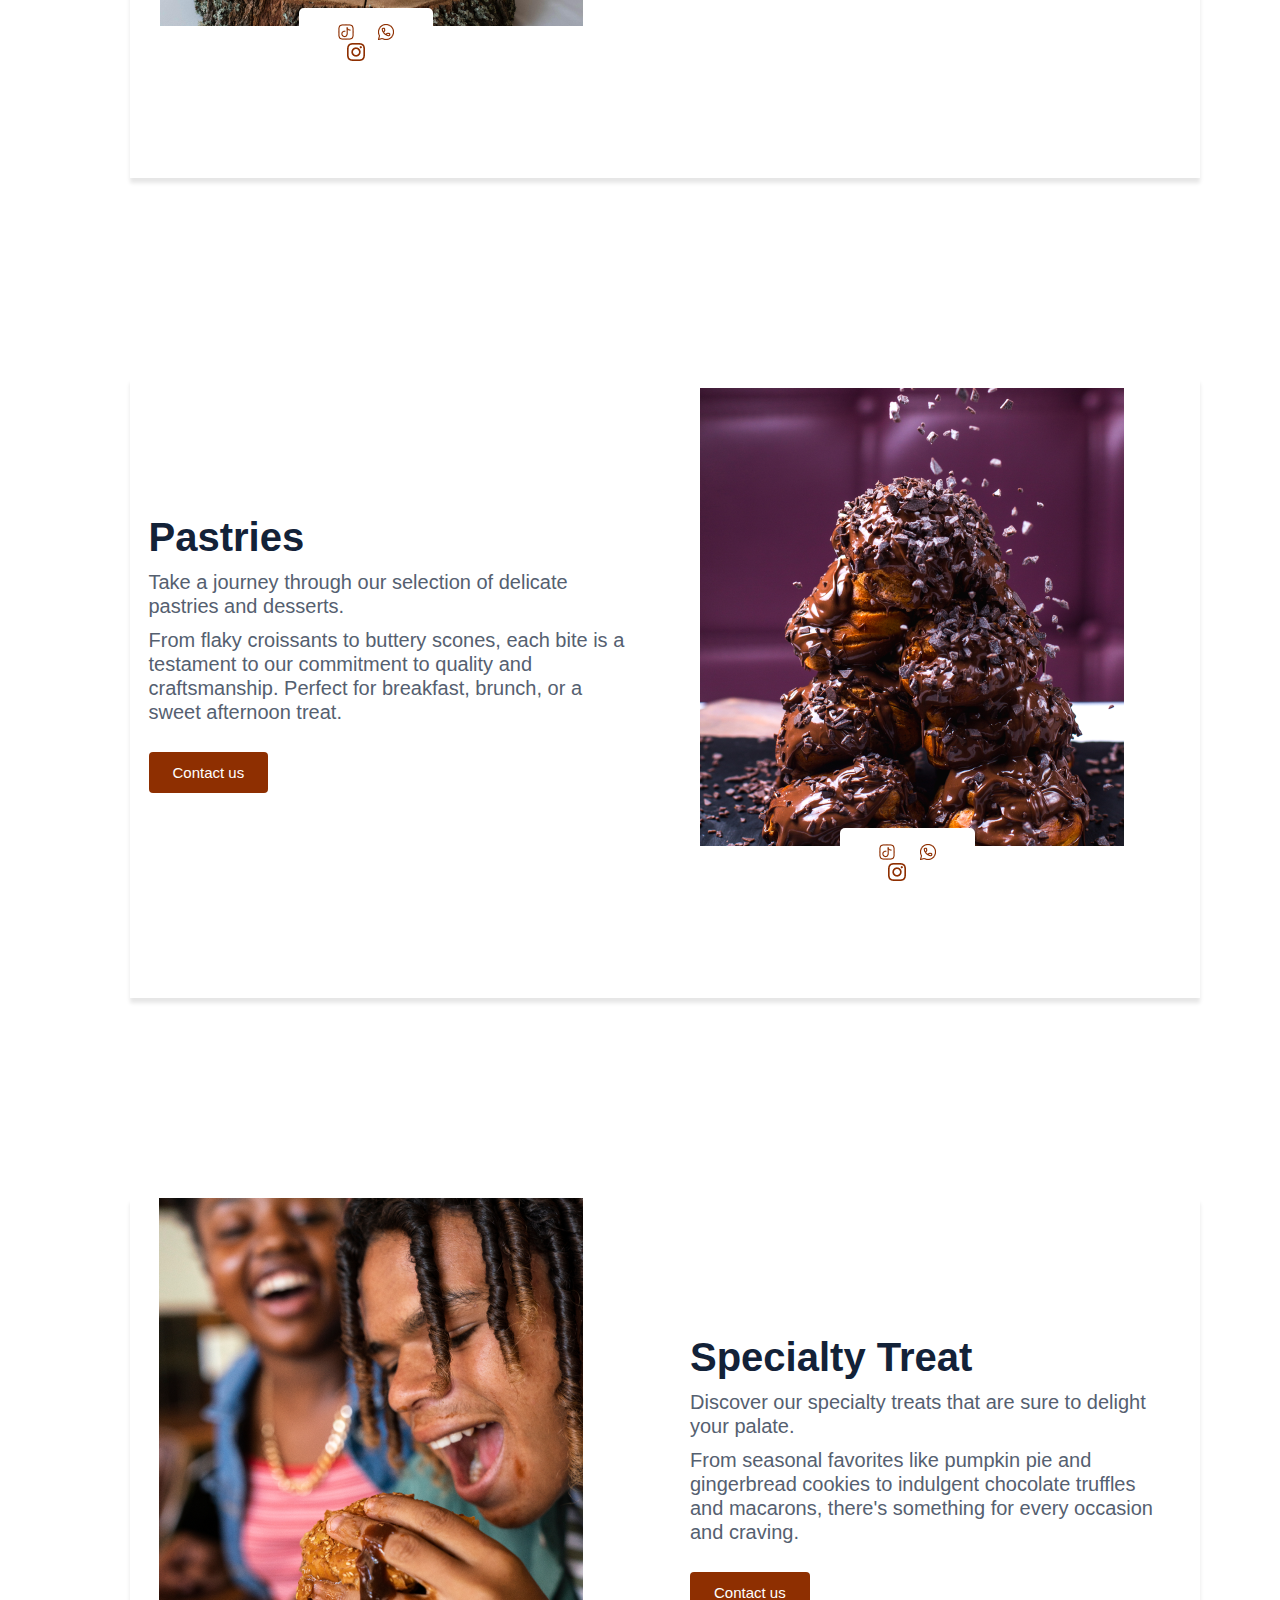
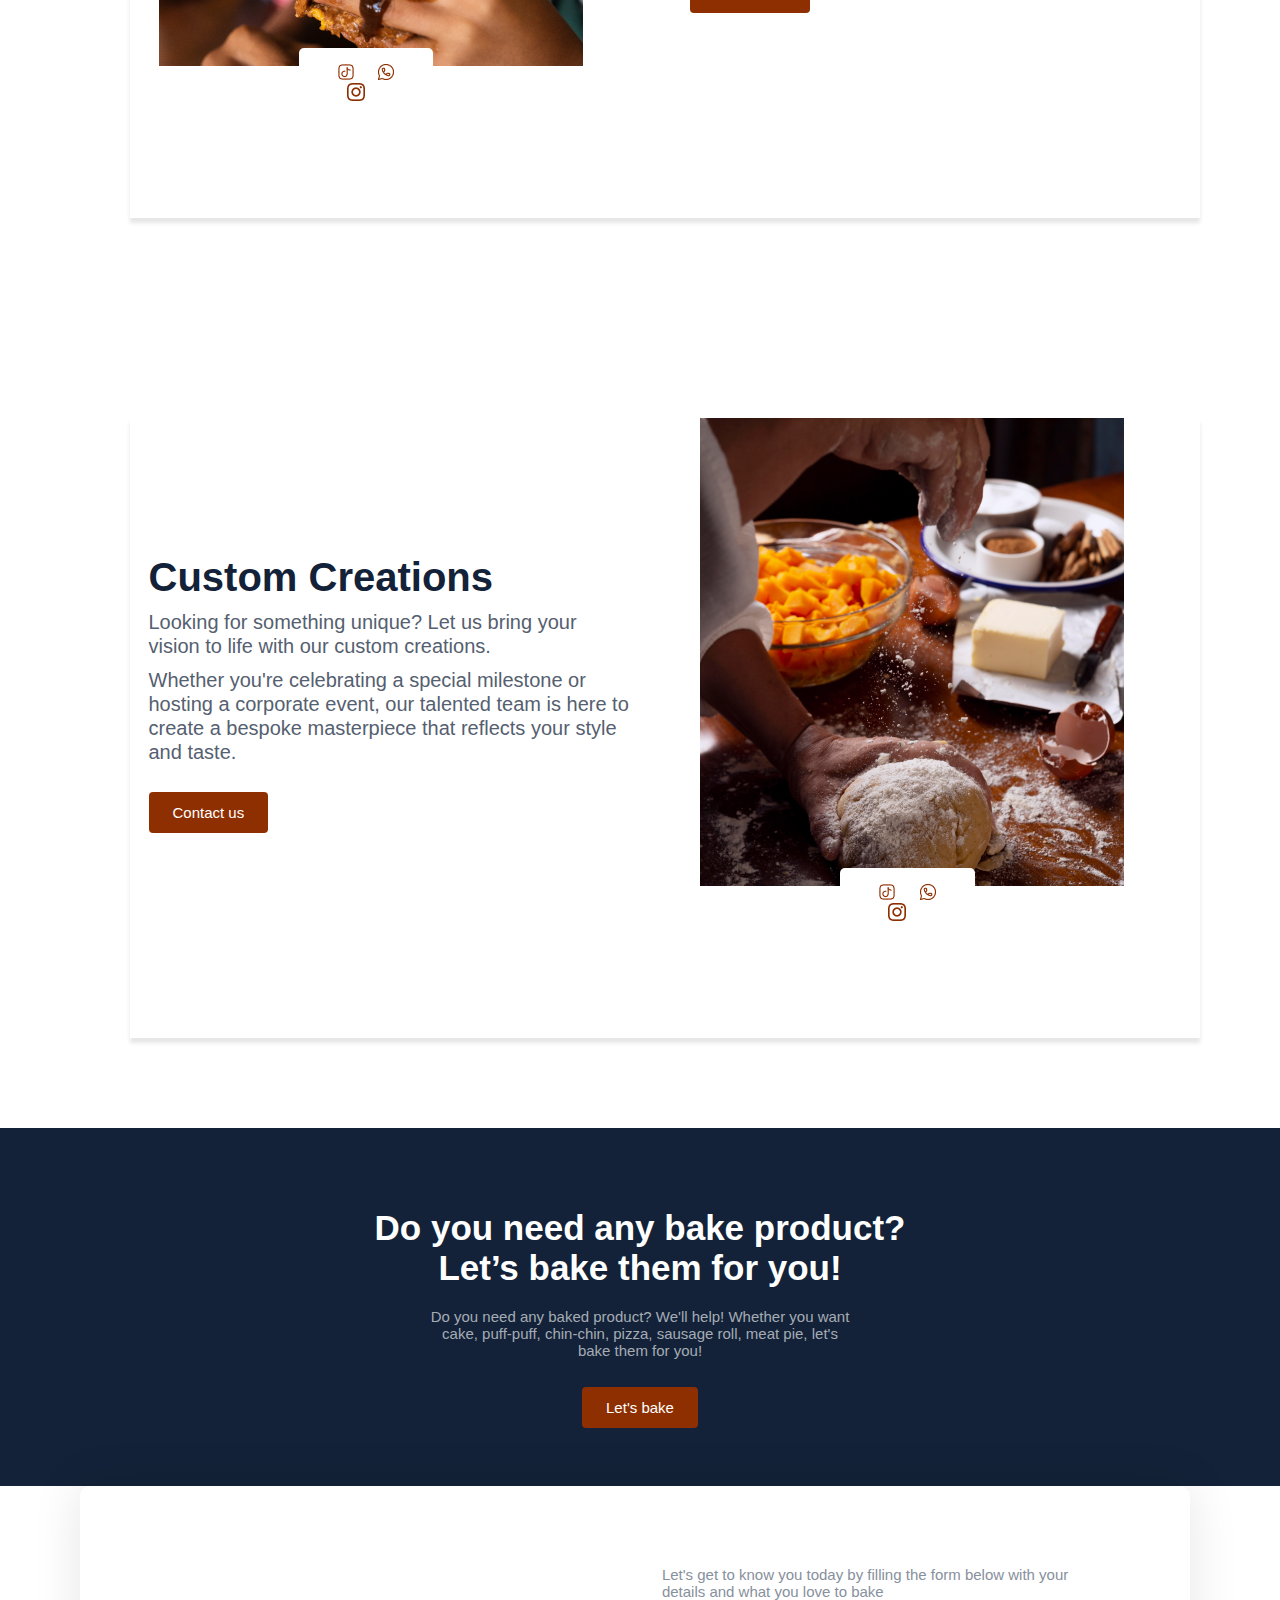
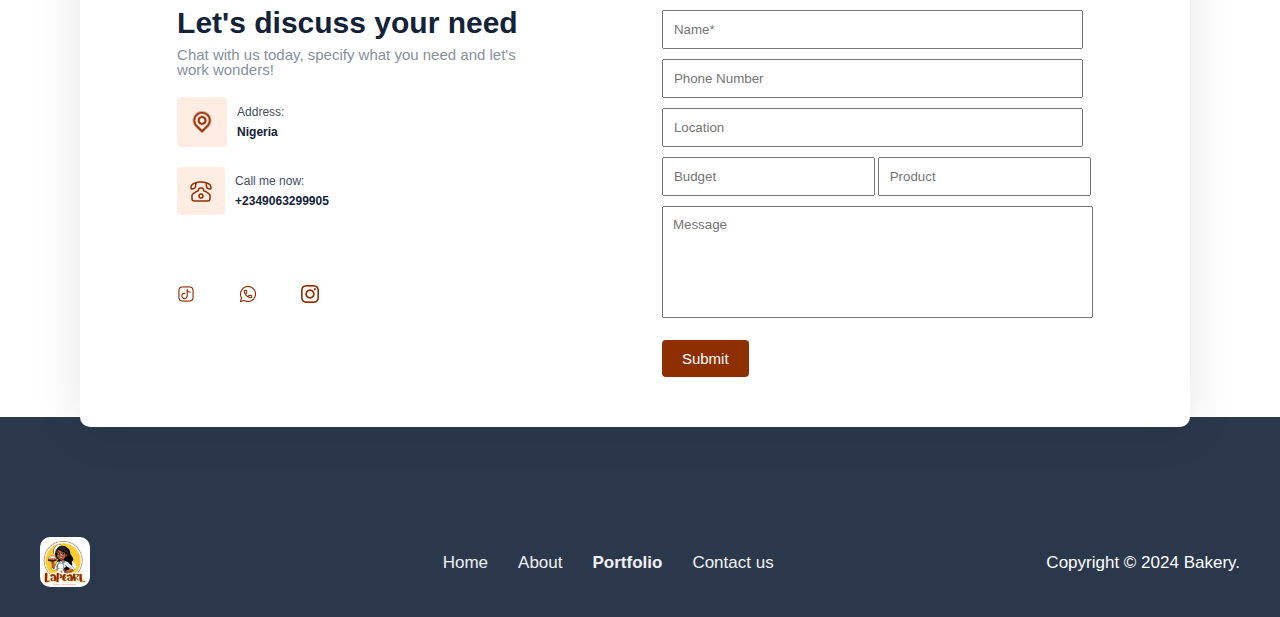
<file: portfolio.html>
<!DOCTYPE html>
<html lang="en">
<head>
    <meta charset="UTF-8">
    <meta name="viewport" content="width=device-width, initial-scale=1.0">
    <title> Oven + Fable: Craft Baked Goods & Sweet Stories</title>
    <link rel="stylesheet" href="portfolio.css">
    <link rel="shortcut icon" href="img/Lapearl logo Mascot 1.jpg" type="image/x-icon">
    <link rel="stylesheet" href="https://cdnjs.cloudflare.com/ajax/libs/font-awesome/6.6.0/css/all.min.css" integrity="sha512-Kc323vGBEqzTmouAECnVceyQqyqdsSiqLQISBL29aUW4U/M7pSPA/gEUZQqv1cwx4OnYxTxve5UMg5GT6L4JJg==" crossorigin="anonymous" referrerpolicy="no-referrer" />
</head>
<body>
    <nav>
        <a href="index.html"><img src="img/Lapearl logo Mascot 1.jpg" alt="Logo"></a>
        <div class="navyy">
            <span class="hamburger">
                <a href="#" class="bar">
                    <i class="fa-solid fa-bars fa-2xl"></i>
                </a>
    
                <a href="#" class="hex">
                    <i class="fa-solid fa-x fa-2xl"></i>
                </a>
            </span>
            <div class="sub-nav">
                <ul class="nav-menu">
                    <li class="nav-item"><a href="index.html">Home</a></li>
                    <li class="nav-item"><a href="about.html">About</a></li>
                    <li class="nav-item"><a href="portfolio.html" class="active">Portfolio</a></li>
                    <li class="nav-item"><a href="contact.html">Contact us</a></li>
                    <li class="nav-item"><a href="https://api.whatsapp.com/send?phone=2349063299905" class="nav-button" target="_blank">Order Now</a></li>
                </ul>
            </div>
        </div>
    </nav>

    <!--section 1-->
    <section class="section-1">
        <div class="col-1-of-2">
            <h1>Welcome to our portfolio!</h1>
            <p>Explore a showcase of our finest creations, each one crafted with care and attention to detail. 
                From decadent cakes to delicate pastries, our gallery is sure to inspire your taste buds and ignite your imagination.
            </p>
            <center><a href="https://api.whatsapp.com/send?phone=2349063299905" class="btn" target="_blank">Order Now</a></center>

            <div>
                <div class="content-box">
                    <h1>7 Y.</h1>
                    <p>Experience</p>
                </div>
                <div class="content-box">
                    <h1>100+</h1>
                    <p>Bakes Completed</p>
                </div>
                <div class="content-box">
                     <h1>50+</h1>
                    <p>Happy Client</p>
                </div>
            </div>
        </div>
    </section>

    <!--section 2-->
    <section class="section-2">
        <div class="col-2-of-2">
            <h1>Our Creations</h1>
            <p> From decadent cakes to delicate pastries, our gallery is sure to inspire your taste buds and ignite your imagination.</p>
        </div>
    </section>

    <!--section 3-->
    <section class="section-3">
        <div class="col-1-of-2">
            <img src="img/cake-p.png" alt="cake">

            <div>
                <a href="https://www.tiktok.com/@lapearlcakes?_t=8lHnKETPbi2&_r=1" target="_blank"><img src="img/tiktok.png" alt="TikTok Logo" style="margin-left: 2rem;"></a>
                <a href="https://wa.me/message/PMMWV4G5UHPJA1" target="_blank"><img src="img/whatsapp.png" alt="WhatsApp Logo"></a>
                <a href="https://www.instagram.com/lapearl_cakes?igsh=MTdxNnNvN2x2amR6cg==" target="_blank"><img src="img/Social.png" alt="Instagram Logo"></a>
            </div>
        </div>
        <div class="col-2-of-2">
            <h1>Cakes</h1>
            <p>Indulge in a visual feast of our exquisite cakes.</p>
            <p>From towering wedding cakes adorned with intricate designs to whimsical birthday cakes bursting with flavor, each one is a work of art that celebrates life's sweetest moments.</p>
            
            <div>
                <a href="#Contact" class="b-t-n">Contact us</a>
            </div>
        </div>
    </section>

    <!--section 4-->
    <section class="section-4">
        <div class="col-1-of-2">
            <img src="img/pastries.png" alt="pastries">

            <div>
                <a href="https://www.tiktok.com/@lapearlcakes?_t=8lHnKETPbi2&_r=1" target="_blank"><img src="img/tiktok.png" alt="TikTok Logo" style="margin-left: 2rem;"></a>
                <a href="https://wa.me/message/PMMWV4G5UHPJA1" target="_blank"><img src="img/whatsapp.png" alt="WhatsApp Logo"></a>
                <a href="https://www.instagram.com/lapearl_cakes?igsh=MTdxNnNvN2x2amR6cg==" target="_blank"><img src="img/Social.png" alt="Instagram Logo"></a>
            </div>
        </div>
        <div class="col-2-of-2">
            <h1>Pastries</h1>
            <p>Take a journey through our selection of delicate pastries and desserts. </p>
            <p>From flaky croissants to buttery scones, each bite is a testament to our commitment to quality and craftsmanship. Perfect for breakfast, brunch, or a sweet afternoon treat.</p>
            
            <div>
                <a href="#Contact" class="b-t-n">Contact us</a>
            </div>
        </div>
    </section>

    <!--section 5-->
    <section class="section-5">
        <div class="col-1-of-2">
            <img src="img/special-treat.png" alt="special-treat">

            <div>
                <a href="https://www.tiktok.com/@lapearlcakes?_t=8lHnKETPbi2&_r=1" target="_blank"><img src="img/tiktok.png" alt="TikTok Logo" style="margin-left: 2rem;"></a>
                <a href="https://wa.me/message/PMMWV4G5UHPJA1" target="_blank"><img src="img/whatsapp.png" alt="WhatsApp Logo"></a>
                <a href="https://www.instagram.com/lapearl_cakes?igsh=MTdxNnNvN2x2amR6cg==" target="_blank"><img src="img/Social.png" alt="Instagram Logo"></a>
            </div>
        </div>
        <div class="col-2-of-2">
            <h1>Specialty Treat</h1>
            <p>Discover our specialty treats that are sure to delight your palate.</p>
            <p>From seasonal favorites like pumpkin pie and gingerbread cookies to indulgent chocolate truffles and macarons, there's something for every occasion and craving.</p>
            
            <div>
                <a href="#Contact" class="b-t-n">Contact us</a>
            </div>
        </div>
    </section>

    <!--section 6-->
    <section class="section-6">
        <div class="col-1-of-2">
            <img src="img/custom-creation.png" alt="custom-creation">

            <div>
                <a href="https://www.tiktok.com/@lapearlcakes?_t=8lHnKETPbi2&_r=1" target="_blank"><img src="img/tiktok.png" alt="TikTok Logo" style="margin-left: 2rem;"></a>
                <a href="https://wa.me/message/PMMWV4G5UHPJA1" target="_blank"><img src="img/whatsapp.png" alt="WhatsApp Logo"></a>
                <a href="https://www.instagram.com/lapearl_cakes?igsh=MTdxNnNvN2x2amR6cg==" target="_blank"><img src="img/Social.png" alt="Instagram Logo"></a>
            </div>
        </div>
        <div class="col-2-of-2">
            <h1>Custom Creations</h1>
            <p>Looking for something unique? Let us bring your vision to life with our custom creations. </p>
            <p>Whether you're celebrating a special milestone or hosting a corporate event, our talented team is here to create a bespoke masterpiece that reflects your style and taste.</p>
            
            <div>
                <a href="#Contact" class="b-t-n">Contact us</a>
            </div>
        </div>
    </section>

     <!--section 7-->
     <section class="sec-7">
        <h1>
            Do you need any bake product? <br> Let’s bake them for you!
        </h1>
    
        <p>Do you need any baked product? We'll help! Whether you want <br> 
            cake, puff-puff, chin-chin, pizza, sausage roll, meat pie, let's <br> 
            bake them for you!
        </p>
    
        <a href="#Contact">Let's bake</a>
    </section>
    
    <!--section 8-->
    <section class="sec-8" id="Contact">
        <div class="mother-contain-er">
            <div class="left">
                <h1>Let's discuss your need</h1>
                <p>Chat with us today, specify what you need and let's <br> work wonders!</p>
                <p class="og">
                  <img src="img/Frame 50.png" alt="Location Icon" width="50px" height="50px">
                  <span class="con-tent">
                    <span class="a-d-d">Address:</span><br>
                    <span class="nkt">Nigeria</span>
                  </span>
                </p> <br>
                <p class="og">
                  <img src="img/Frame 51.png" alt="Landline Icon">
                  <span class="con-tent">
                    <span class="a-d-d">Call me now:</span> <br>
                    <span class="nkt">+2349063299905</span>
                  </span>
                </p>
                <br>
                <p class="space">
                  <a href="https://www.tiktok.com/@lapearlcakes?_t=8lHnKETPbi2&_r=1" target="_blank"><img src="img/tiktok.png" alt="TikTok Logo"></a>
                  <a href="https://wa.me/message/PMMWV4G5UHPJA1" target="_blank"><img src="img/whatsapp.png" alt="WhatsApp Logo"></a>
                  <a href="https://www.instagram.com/lapearl_cakes?igsh=MTdxNnNvN2x2amR6cg==" target="_blank"><img src="img/Social.png" alt="Instagram Logo"></a>
                </p>
            </div>
    
            <div class="right">
                <p>Let's get to know you today by filling the form below with your <br> details and what you love to bake</p>
                <form>
                  <input type="text" name="name" placeholder="Name*" id="text"><br>
                  <input type="tel" name="phone" placeholder="Phone Number" id="tel"><br>
                  <input type="text" name="location" placeholder="Location" id="text"><br>
                  <input type="text" name="budget" placeholder="Budget" id="budget">
                  <input type="text" name="product" placeholder="Product" id="product"><br>
                  <textarea name="message" placeholder="Message"></textarea><br>
                  <button type="submit">Submit</button>
                </form>
            </div>
        </div>
      </section>
    
      <!-- footer-->
    <footer>
        <div class="footer-container">
            <div class="footer-left">
                <img src="img/Lapearl logo Mascot 1.jpg" alt="Logo" width="50px" height="50px">
            </div>
            <div class="footer-center">
                <ul class="nav-menu-footer">
                    <li class="nav-item-footer"><a href="index.html">Home</a></li>
                    <li class="nav-item-footer"><a href="about.html">About</a></li>
                    <li class="nav-item-footer"><a href="portfolio.html" class="thick">Portfolio</a></li>
                    <li class="nav-item-footer"><a href="contact.html">Contact us</a></li>
                </ul>
            </div>
            <div class="footer-right">
                <p>Copyright © 2024 Bakery.</p>
            </div>
        </div>
    </footer>
    <script src="app.js"></script>
</body>
</html>
</file>
<file: style.css>
*{
    margin: 0;
    padding: 0;
    box-sizing: border-box;
    font-family: sans-serif;
    max-width: 100%;
}

html{
    font-size: 62.5%; 
}

nav{
    display: flex;
    justify-content: space-around;
    align-items: center;
    background-color: white;
    color: black;
    padding: 1rem; 
    position: sticky;
    top: 0;
    box-shadow: 0 2px 4px rgba(0,0,0,0.1); 
    z-index: 2;
}

nav img {
    float: left;
    width: 7rem; 
    height: 7rem;
    margin-right: 40rem; 
}

.nav-menu {
    display: flex;
    list-style: none;
    margin-left: 8rem;
}

.nav-item {
    padding: 0 1.5rem; 
}

.nav-item a {
    text-decoration: none;
    color: black;
    font-size: 1.7rem; 
}

.nav-item a:hover {
    color: rgb(165, 42, 42);
}

.nav-item a.active{
    color: #8E2F01;
    font-weight: bolder;
}


a.nav-button{
    text-decoration: none;
    color: white !important;
    background-color: #8E2F01;
    padding: 1.2rem 2.4rem; 
    border-radius: 0.4rem;
}

a.nav-button:hover{
    color: white;
    background-color: #642200;
}

span.hamburger a{
    color: #642200;
    text-decoration: none;
    font-size: 2.5rem;
    padding: 1rem;
    width: 50px;
    position: relative;
    cursor: pointer;
}

a.burger{
    display: none;
}

a.hex{
    display: none;
}

a.bar{
    display: none;
}

/* section 1 css style */

.section-1 {
    display: flex;
    justify-content: center;
    align-items: center;
    padding: 3rem 0 0; 
}

.section-1 .container {
    max-width: 1200px; 
    margin: 0 auto;
    padding: 0 2rem; 
}

.section-1 .row {
    display: flex;
    flex-wrap: wrap;
    align-items: center;
    justify-content: space-between; 
}

.section-1 .col-1-of-2 {
    flex-basis: 48%; 
    text-align: left; 
}

.section-1 .col-1-of-2 span{
    color: #8E2F01;
}

.section-1 h1 {
    font-size: 5.3rem; 
    margin-bottom: 2rem; 
    color: #132238;
}

.section-1 p {
    font-size: 1.8rem; 
    margin-bottom: 2rem; 
    color: #556070;
    line-height: 2.5rem;
}

.section-1 .btn {
    text-decoration: none;
    color: white;
    background-color: #8E2F01; 
    padding: 1.2rem 2.4rem; 
    border-radius: 0.4rem; 
    font-size: 1.5rem;
}

.section-1 .btn:hover{
    background-color: #642200; 
}

.section-1 .content-box {
    float: left; /* Floats each content box to the left */
    width: 30%; /* Sets the width of each box to 30% of their parent container */
    margin-top: 10rem;
    margin-right: 4px;
    background-color: #FFEDE4;
    border-radius: 4px;
    padding: 1rem 2.7rem;
}

.section-1 .content-box h1{
    font-size: 3rem;
    color: #424E60;
    text-align: center;
    font-weight: 600;
    margin-bottom: 0.5rem;
}

.section-1 .content-box p{
    font-size: 1.3rem;
    color: #697484;
    text-align: center;
    margin-bottom: 0;
}

/* section 2 css style */
.sec-2{
    margin: 15rem 9rem 9rem 8rem;
}

.sec-2 .grid-container {
    display: grid;
    grid-template-columns: repeat(3, 1fr); /* Creates 3 columns */
    grid-gap: 20px; /* Adjusts the gap between grid items */
    text-align: center; /* Centers the text */
    justify-content: center;
}

.sec-2 .grid-item {
    border-radius: 6px;
    box-shadow: 0 2px 4px rgba(0,0,0,0.1); 
}

.sec-2 .header-item h1{
    font-weight: bold; /* Makes header text bold */
    color: #132238;
    font-size: 4rem;
    margin-bottom: 2rem;
}

.sec-2 .header-item p{
    color: #87909D;
    font-size: 1.7rem;
    font-weight: 400;
}

.sec-2 .grid-item img {
    max-width: 300px; /* Limits image size */
    margin: 0 auto; /* Centers images horizontally */
}

.sec-2 .grid-item p{
    font-size: 1.3rem;
    float: left;
    padding-left: 4.9rem;
    padding-top: 1.5rem;
    font-weight: bold;
    padding-bottom: 1.5rem;
}

.sec-2 .b-t-n {
    text-decoration: none;
    color: white;
    background-color: #8E2F01; 
    padding: 1.2rem 2.4rem; 
    border-radius: 0.4rem; 
    font-size: 1.5rem;
}

.sec-2 .b-t-n:hover{
    background-color: #642200; 
}

.sec-2 .header-item {
    margin-top: 30px;
}

.color{
    background-color: #E6E8EB;
}

/* section 3 css style */
.sec-3{
    background-color: #132238;
    text-align: center;
    padding-bottom: 7rem;
}

.sec-3 h1{
    font-size: 3.5rem;
    padding-bottom: 2rem;
    color: white;
    padding-top: 8rem;
}

.sec-3 p{
    font-size: 1.5rem;
    margin-bottom: 4rem;
    color: #A5ACB5;
    font-weight: 400;
}

.sec-3 a{
    text-decoration: none;
    color: white;
    background-color: #8E2F01; 
    padding: 1.2rem 2.4rem; 
    border-radius: 0.4rem; 
    font-size: 1.5rem;
}

.sec-3 a:hover{
    background-color: #642200; 
}

/* section 4 css style */

.sec-4{
    margin: 0 9rem 0 8rem;
}

.sec-4 .mother-contain-er{
    display: flex;
    justify-content: space-around;
    flex-wrap: wrap;
    border-radius: 1rem;
    box-shadow: 0 0 5rem rgba(0,0,0,0.1); 
    background-color: white;
    z-index: 1;
    position: relative;
    margin-bottom: -1rem;
}

.sec-4 .mother-contain-er div{
    float: left;
}

.sec-4 div.left{
    padding: 9rem 0 5rem 5rem;
}

.sec-4 div.left h1{
    font-size: 3rem;
    font-weight: 600;
    color: #132238;
    margin-bottom: 0.7rem;
}

.sec-4 div.left > p{
    color: #87909D;
    font-size: 1.5rem;
    line-height: 1.5rem;
    margin-bottom: 2rem;
}

.sec-4 p.og{
    display: inline-flex;
    flex-direction: row ;
    margin-bottom: 2rem;
 }

 .sec-4 span.con-tent{
    display: flex;
    flex-direction: column;
    justify-content: center;   
    line-height: 1rem;
    padding-left: 1rem;
}

.sec-4 span.con-tent span.a-d-d{
    font-weight: 400;
    font-size: 1.2rem;
    color: #424E60;
}

.sec-4 span.con-tent span.nkt{
    font-weight: 600;
    font-size: 1.2rem;
    color: #132238;
}

.sec-4 p.space{
    margin-top: 5rem;
}

.sec-4 p.space a{
    margin-right: 4rem;
}

.sec-4 div.right{
    padding: 5rem;
}

.sec-4 div.right p{
    font-size: 1.5rem;
    font-weight: 400;
    color: #87909D;
    line-height: 1.7rem;
}

.sec-4 #text{
    padding: 1rem 23rem 1rem 1rem;
    outline: none;
    margin-top: 1rem;
}

.sec-4 #location{
    padding: 1rem 23rem 1rem 1rem;
    outline: none;
    margin-top: 1rem;
}

.sec-4 #tel{
    padding: 1rem 23rem 1rem 1rem;
    outline: none;
    margin-top: 1rem;
}

.sec-4 #budget, #product{
    padding: 1rem 2.2rem 1rem 1rem;
    outline: none;
    margin-top: 1rem;
}

.sec-4 textarea{
    padding: 1rem 24.4rem 7rem 1rem;
    margin-top: 1rem;
    outline: none;
    resize: none;
}

.sec-4 button{
    background-color: #8E2F01;
    color: white;
    outline: none;
    border: none;
    padding: 1rem 2rem; 
    border-radius: 0.4rem; 
    font-size: 1.5rem;
    margin-top: 2rem;
    cursor: pointer;
}

/* footer */
footer {
    background-color: #2B384C;
    padding: 20px 0;
    color: white;
    height: 20rem;
}

footer .nav-menu-footer {
    display: flex;
    list-style: none;
    margin-left: 8rem;
}

footer .nav-item-footer {
    padding: 0 1.5rem; 
}

 footer .nav-item-footer a {
    text-decoration: none;
    color: #F0F1F3 !important;
    font-size: 1.7rem; 
}

footer .nav-item-footer a:hover {
    color: brown;
}

footer a.thick{
    font-weight: bolder;
}

.footer-container {
    display: flex;
    justify-content: space-between;
    align-items: center;
    max-width: 1200px;
    margin: 0 auto;
    padding-top: 10rem;
}

.footer-left img {
    max-width: 100px; 
    border-radius: 1rem;
}

.footer-center {
    text-align: center;
}

.footer-right {
    text-align: right;
    font-size: 1.7rem;
}




/* For screens smaller than 1024px */
 @media screen and (min-width: 767px) and (max-width: 1060px){
    *{
        margin: 0;
        padding: 0;
        box-sizing: border-box;
        font-family: sans-serif;
        max-width: 100%;
    }
    
    html{
        font-size: 58%; 
    }
    body{
        overflow-x: hidden;
    }
    
    nav {
        display: flex;
        justify-content: space-around;
        align-items: center;
        background-color: white;
        color: black;
        padding: 1rem; 
        position: sticky;
        top: 0;
        box-shadow: 0 2px 4px rgba(0,0,0,0.1); 
        z-index: 2;
    }
    
    nav img {
        float: left;
        width: 7rem; 
        height: 7rem;
        margin-right: 15rem; 
    }
    
    .nav-menu {
        display: flex;
        list-style: none;
        margin-left: 8rem;
    }
    
    .nav-item {
        padding: 0 1.5rem; 
    }
    
    .nav-item a {
        text-decoration: none;
        color: black;
        font-size: 1.7rem; 
    }
    
    .nav-item a:hover {
        color: rgb(165, 42, 42);
    }
    
    .nav-item a.active{
        color: #8E2F01;
        font-weight: bolder;
    }
    
    
    a.nav-button{
        text-decoration: none;
        color: white !important;
        background-color: #8E2F01;
        padding: 1.2rem 2.4rem; 
        border-radius: 0.4rem;
    }
    
    a.nav-button:hover{
        color: white;
        background-color: #642200;
    }
    
    /* section 1 css style */
    
    .section-1 {
        display: flex;
        justify-content: center;
        align-items: center;
        padding: 3rem 0 0; 
    }
    
    .section-1 .container {
        max-width: 1200px; 
        margin: 0 auto;
        padding: 0 2rem; 
    }
    
    .section-1 .row {
        display: flex;
        flex-wrap: wrap;
        align-items: center;
        justify-content: space-between; 
    }
    
    .section-1 .col-1-of-2 {
        flex-basis: 50%; 
        text-align: left; 
        padding: 3rem;
    }
    
    .section-1 .col-1-of-2 span{
        color: #8E2F01;
        display: block;
    }
    
    .section-1 h1 {
        font-size: 5rem; 
        margin-bottom: 2rem; 
        color: #132238;
    }
    
    .section-1 p {
        font-size: 1.8rem; 
        margin-bottom: 2rem; 
        color: #556070;
        line-height: 2.5rem;
    }
    
    .section-1 .btn {
        text-decoration: none;
        color: white;
        background-color: #8E2F01; 
        padding: 1.2rem 2.4rem; 
        border-radius: 0.4rem; 
        font-size: 1.5rem;
    }
    
    .section-1 .btn:hover{
        background-color: #642200; 
    }
    
    .section-1 .content-box {
        float: left; /* Floats each content box to the left */
        width: 30%; /* Sets the width of each box to 30% of their parent container */
        margin-top: 10rem;
        margin-right: 4px;
        background-color: #FFEDE4;
        border-radius: 4px;
        padding: 1rem 2.7rem;
    }
    
    .section-1 .content-box h1{
        font-size: 3rem;
        color: #424E60;
        text-align: center;
        font-weight: 600;
        margin-bottom: 0.5rem;
    }
    
    .section-1 .content-box p{
        font-size: 1.3rem;
        color: #697484;
        text-align: center;
        margin-bottom: 0;
        line-height: 15px;
    }
    
    /* section 2 css style */
    .sec-2{
        margin: 15rem 9rem 9rem 8rem;
    }
    
    .sec-2 .grid-container {
        display: grid;
        grid-template-columns: repeat(3, 1fr); /* Creates 3 columns */
        grid-gap: 20px; /* Adjusts the gap between grid items */
        text-align: center; /* Centers the text */
        justify-content: center;
    }
    
    .sec-2 .grid-item {
        border-radius: 6px;
        box-shadow: 0 2px 4px rgba(0,0,0,0.1); 
    }
    
    .sec-2 .header-item h1{
        font-weight: bold; /* Makes header text bold */
        color: #132238;
        font-size: 4rem;
        margin-bottom: 2rem;
    }
    
    .sec-2 .header-item p{
        color: #87909D;
        font-size: 1.7rem;
        font-weight: 400;
    }
    
    .sec-2 .grid-item img {
        max-width: 300px; /* Limits image size */
        margin: 0 auto; /* Centers images horizontally */
    }
    
    .sec-2 .grid-item p{
        font-size: 2.3rem;
        float: left;
        padding-left: 4.9rem;
        padding-top: 1.5rem;
        font-weight: bold;
        padding-bottom: 1.5rem;
    }
    
    .sec-2 .b-t-n {
        text-decoration: none;
        color: white;
        background-color: #8E2F01; 
        padding: 1.2rem 2.4rem; 
        border-radius: 0.4rem; 
        font-size: 1.5rem;
    }
    
    .sec-2 .b-t-n:hover{
        background-color: #642200; 
    }
    
    .sec-2 .header-item {
        margin-top: 30px;
    }
    
    .color{
        background-color: #E6E8EB;
    }
    
    /* section 3 css style */
    .sec-3{
        background-color: #132238;
        text-align: center;
        padding-bottom: 7rem;
    }
    
    .sec-3 h1{
        font-size: 3.5rem;
        padding-bottom: 2rem;
        color: white;
        padding-top: 8rem;
    }
    
    .sec-3 p{
        font-size: 1.5rem;
        margin-bottom: 4rem;
        color: #A5ACB5;
        font-weight: 400;
    }
    
    .sec-3 a{
        text-decoration: none;
        color: white;
        background-color: #8E2F01; 
        padding: 1.2rem 2.4rem; 
        border-radius: 0.4rem; 
        font-size: 1.5rem;
    }
    
    .sec-3 a:hover{
        background-color: #642200; 
    }
    
    /* section 4 css style */
    
    .sec-4{
        margin: 0 9rem 0 8rem;
    }
    
    .sec-4 .mother-contain-er{
        display: flex;
        justify-content: space-around;
        flex-wrap: wrap;
        border-radius: 1rem;
        box-shadow: 0 0 5rem rgba(0,0,0,0.1); 
        background-color: white;
        z-index: 1;
        position: relative;
        margin-bottom: -1rem;
    }
    
    .sec-4 .mother-contain-er div{
        float: left;
    }
    
    .sec-4 div.left{
        padding: 9rem 0 5rem 5rem;
    }
    
    .sec-4 div.left h1{
        font-size: 3rem;
        font-weight: 600;
        color: #132238;
        margin-bottom: 0.7rem;
    }
    
    .sec-4 div.left > p{
        color: #87909D;
        font-size: 1.5rem;
        line-height: 1.5rem;
        margin-bottom: 2rem;
    }
    
    .sec-4 p.og{
        display: inline-flex;
        flex-direction: row ;
        margin-bottom: 2rem;
     }
    
     .sec-4 span.con-tent{
        display: flex;
        flex-direction: column;
        justify-content: center;   
        line-height: 1rem;
        padding-left: 1rem;
    }
    
    .sec-4 span.con-tent span.a-d-d{
        font-weight: 400;
        font-size: 1.2rem;
        color: #424E60;
    }
    
    .sec-4 span.con-tent span.nkt{
        font-weight: 600;
        font-size: 1.2rem;
        color: #132238;
    }
    
    .sec-4 p.space{
        margin-top: 5rem;
    }
    
    .sec-4 p.space a{
        margin-right: 4rem;
    }
    
    .sec-4 div.right{
        padding: 5rem;
    }
    
    .sec-4 div.right p{
        font-size: 1.5rem;
        font-weight: 400;
        color: #87909D;
        line-height: 1.7rem;
    }
    
    .sec-4 #text{
        padding: 1rem 23rem 1rem 1rem;
        outline: none;
        margin-top: 1rem;
    }
     .sec-4 #location{
        padding: 1rem 23rem 1rem 1rem;
        outline: none;
        margin-top: 1rem;
    }
    
    .sec-4 #tel{
        padding: 1rem 23rem 1rem 1rem;
        outline: none;
        margin-top: 1rem;
    }
    
    .sec-4 #budget, #product{
        padding: 1rem 1.5rem 1rem 1rem;
        outline: none;
        margin-top: 1rem;
    }
    
    .sec-4 textarea{
        padding: 1rem 25.7rem 7rem 1rem;
        margin-top: 1rem;
        outline: none;
        resize: none;
    }
    
    .sec-4 button{
        background-color: #8E2F01;
        color: white;
        outline: none;
        border: none;
        padding: 1rem 2rem; 
        border-radius: 0.4rem; 
        font-size: 1.5rem;
        margin-top: 2rem;
        cursor: pointer;
    }
    
    /* footer */
    footer {
        background-color: #2B384C;
        padding: 20px 0;
        color: white;
        height: 20rem;
    }
    
    footer .nav-menu-footer {
        display: flex;
        list-style: none;
        margin-left: 8rem;
    }
    
    footer .nav-item-footer {
        padding: 0 1.5rem; 
    }
    
     footer .nav-item-footer a {
        text-decoration: none;
        color: #F0F1F3 !important;
        font-size: 1.7rem; 
    }
    
    footer .nav-item-footer a:hover {
        color: brown;
    }
    
    footer a.thick{
        font-weight: bolder;
    }
    
    .footer-container {
        display: flex;
        justify-content: space-around;
        align-items: center;
        max-width: 1200px;
        margin: 0 auto;
        padding-top: 10rem;
    }
    
    .footer-left img {
        max-width: 100px; 
        border-radius: 1rem;
    }
    
    .footer-center {
        text-align: center;
    }
    
    .footer-right {
        text-align: right;
        font-size: 1.7rem;
    }
    
 }


 @media (max-width:  766px) {
    html{
        font-size: 50%;
    }

    nav img {
        margin-right: 6px;
    }

    a.nav-button{
        text-decoration: none;
        color: white;
        background-color: #8E2F01;
        padding: 1rem 1rem; 
        border-radius: 0.4rem;
    }

    .section-1 .col-1-of-2 {
        flex-basis: 100%; 
    }

    .sec-2 .grid-container {
        display: grid;
        grid-template-columns: repeat(1, 1fr); /* Creates 1 columns */
        grid-gap: 20px; /* Adjusts the gap between grid items */
        text-align: center; /* Centers the text */
    }
    
    .sec-4 .mother-contain-er div{
        float: left;
        border-radius: 3rem;
        box-shadow: 0 2px 4px rgba(0,0,0,0.1); 
    }

    footer {
        background-color: #2B384C;
        padding: 20px 0;
        color: white;
        height: 35rem;
    }

    .footer-container {
        display: flex;
        justify-content: space-between;
        align-items: center;
        max-width: 1200px;
        margin: 0 auto;
        padding-top: 5rem;
        flex-direction: column;
    }

    .footer-left img {
        width: 200px; 
        height: 100px;
        border-radius: 1rem;
        margin-bottom: 2rem;
    }

    .footer-center {
        text-align: center;
        margin-bottom: 2rem;
    }

    .sec-4 #budget, #product{
        outline: none;
        width: 100%;
        margin-top: 1rem;
    }

    .sec-4 #text{
        width: 100%;
        outline: none;
        margin-top: 1rem;
    }
    
    .sec-4 #tel{
        width: 100%;
        outline: none;
        margin-top: 1rem;
    }

    .sec-4 textarea{
        width: 100%;
        margin-top: 1rem;
        outline: none;
    }


}

/* For screens smaller than 500px */
@media (max-width: 500px) {
    html{
        font-size: 45%;
    }
    
    body{
        overflow-x: hidden;
    }

    nav img {
        width: 5rem; 
        height: 5rem;
    }

    .nav-menu {
        display: flex;
        list-style: none;
        margin-left: 4rem;
    }

    .nav-item a {
        text-decoration: none;
        color: black;
        font-size: 1rem; 
    }

    .section-1 .content-box {
        height: 10rem;
    }
    
    .section-1 .content-box p{
        font-size: 1.5rem;
        line-height: 13px;
    }

    .section-1 .row{
        flex-direction: column;
    }

    .section-1 h1 {
        font-size: 3.5rem;
    }
    

    .section-1 .col-1-of-2 {
        flex-basis: 48%; 
        text-align: left; 
        justify-content: center;
    }

    .sec-2 .header-item p{
        color: #87909D;
        float: left;
        font-size: 2rem;
        font-weight: 400;
        /* text-align-last: left; */
    }

    .sec-2 .header-item p br{
        display: none;
    }

    .sec-2 .grid-item p{
        font-size: 2rem;
        padding-left: 1rem;
        padding-top: 1.5rem;
        font-weight: bold;
        padding-bottom: 1.5rem;
    }

    a.nav-button{
        display: none;
    }

    .nav-item a {
        text-decoration: none;
        color: black;
        font-size: 1.5rem; 
    }

    .sec-4{
        margin: 0;
    }

    .sec-4 .mother-contain-er{
        display: flex;
        justify-content: center;
    }

    .sec-4 #text{
        padding-right: 3rem;
        width: 100%;
        outline: none;
        margin-top: 1rem;
    }
    
    .sec-4 #tel{
        /* padding: 1rem 23rem 1rem 1rem; */
        width: 100%;
        outline: none;
        margin-top: 1rem;
        padding-right: 3rem;
    }

    .sec-4 #budget, #product{
        width: 100%;
        outline: none;
        margin-top: 1rem;
    }

    .sec-4 textarea::placeholder{
        font-size: 1.8rem;
        float: left;
    }

    .sec-4 textarea{
        overflow: hidden;
        width: 100%;
        padding-right: 3rem;
    }

    .footer-container {
        display: flex;
        justify-content: center;
        flex-direction: column;
    }

    .footer-left img {
        width: 45px !important;
        height: 45px !important; 
        border-radius: 1rem;
        text-align: center;
    }

    .footer-center {
        text-align: center;
        padding-right: 5rem;
    }
    
    .footer-right {
        text-align: center;
        font-size: 1.7rem;
    }

}

/* For screens smaller than 350px */
@media (max-width: 350px) {
    html{
        font-size: 42%;
    }
    
    body{
        overflow-x: hidden;
    }

    nav img {
        width: 5rem; 
        height: 5rem;
    }

    .section-1 h1 {
        font-size: 3.5rem; 
    }

    .section-1 .col-1-of-2 {
        flex-basis: 48%; 
        text-align: center; 
    }
    

    a.nav-button{
        display: none;
    }

    .nav-item a {
        text-decoration: none;
        color: black;
        font-size: 1.5rem; 
    }

    .sec-4 #text{
        /* padding: 1rem 23rem 1rem 1rem; */
        width: 100%;
        outline: none;
        margin-top: 1rem;
    }
    .sec-4 #location{
        /* padding: 1rem 23rem 1rem 1rem; */
        width: 100%;
        outline: none;
        margin-top: 1rem;
    }
    
    .sec-4 #tel{
        /* padding: 1rem 23rem 1rem 1rem; */
        width: 100%;
        outline: none;
        margin-top: 1rem;
    }

    .sec-4 #budget, #product{
        /* padding: 1rem 7.2rem 1rem 1rem; */
        width: 100%;
        outline: none;
        margin-top: 1rem;
    }

}

@media (max-width: 768px){


    .show{
        display: block;

    }

    nav img {
        float: left;
        width: 8rem; 
        height: 8rem;
        margin-right: 40rem; 
    }

    .nav-menu{
        display: flex;
        text-align: center;
        align-items: center;
        flex-direction: column;
        list-style-type: none;
        background-color: white;
        gap: 6rem;
        width: 100vw;
        overflow: auto;
        height: 50vh;
        padding-top: 8rem;
        box-shadow: 2px 0px 0px rgba(0,0,0,0.1); 
    }

    .sub-nav{
        position: absolute;
        left: -10%;
        top: 100%;
        display: none;
        transition: all 0.3s ease;
    }

    .sidebar{
        display: block;
        transition-timing-function: ease-in-out;
    }

    

    .nav-item {
        padding: 0 1.5rem;
    }
    
    .nav-item a {
        text-decoration: none;
        color: black;
        font-size: 3rem; 
    }



    a.nav-button{
        text-decoration: none;
        color: white !important;
        background-color: #8E2F01;
        padding: 1.2rem 7rem; 
        border-radius: 0.4rem;
    }

    a.burger{
        display: none;
    }

    a.bar{
        display: block;
    }
    
    .bar.to-hide{
        display: none;
    }
    .hex.to-show{
        display: block;
    }
}
</file>
<file: about.css>
*{
    margin: 0;
    padding: 0;
    box-sizing: border-box;
    font-family: sans-serif;
    max-width: 100%;
}

html{
    font-size: 62.5%; 
}

nav {
    display: flex;
    justify-content: space-around;
    align-items: center;
    background-color: white;
    color: black;
    padding: 1rem; 
    position: sticky;
    top: 0;
    box-shadow: 0 2px 4px rgba(0,0,0,0.1); 
    z-index: 2;
}

nav img {
    float: left;
    width: 7rem; 
    height: 7rem;
    margin-right: 40rem; 
}

.nav-menu {
    display: flex;
    list-style: none;
    margin-left: 8rem;
}

.nav-item {
    padding: 0 1.5rem; 
}

.nav-item a {
    text-decoration: none;
    color: black;
    font-size: 1.7rem; 
}

.nav-item a:hover {
    color: rgb(165, 42, 42);
}

.nav-item a.active{
    color: #8E2F01;
    font-weight: bolder;
}

a.nav-button{
    text-decoration: none;
    color: white !important;
    background-color: #8E2F01;
    padding: 1.2rem 2.4rem; 
    border-radius: 0.4rem;
}

a.nav-button:hover{
    color: white;
    background-color: #642200;
}

span.hamburger a{
    color: #642200;
    text-decoration: none;
    font-size: 2.5rem;
    padding: 1rem;
    width: 50px;
    position: relative;
    cursor: pointer;
}

a.burger{
    display: none;
}

a.hex{
    display: none;
}

a.bar{
    display: none;
}

/* section 1 css style */
.section-1{
    display: flex;
    justify-content: center;
    align-items: center;
    padding: 5rem 0 0;
}

.section-1 .col-1-of-2 {
    flex-basis: 48%; 
    text-align: left; 
}

.section-1 .col-1-of-2 span{
    color: #8E2F01;
}

.section-1 h1 {
    font-size: 6.3rem; 
    margin-bottom: 2rem; 
    color: #132238;
    text-align: center;
}

.section-1 p {
    font-size: 1.7rem; 
    margin-bottom: 4rem; 
    color: #556070;
    line-height: 2.5rem;
    text-align-last: center;
}

.section-1 .btn {
    text-decoration: none;
    color: white;
    background-color: #8E2F01; 
    padding: 1.2rem 2.4rem; 
    border-radius: 0.4rem; 
    font-size: 1.5rem;
    text-align: center;
}

.section-1 .btn:hover{
    background-color: #642200; 
}

.section-1 .content-box {
    float: left; /* Floats each content box to the left */
    width: 30%; /* Sets the width of each box to 30% of their parent container */
    margin-top: 7rem;
    margin-right: 4px;
    background-color: #FFEDE4;
    border-radius: 4px;
    padding: 1rem 2.7rem;
}

.section-1 .content-box h1{
    font-size: 3rem;
    color: #132238;
    text-align: center;
    font-weight: 600;
    margin-bottom: 0.5rem;
}

.section-1 .content-box p{
    font-size: 1.3rem;
    color: #556070;
    text-align: center;
    margin-bottom: 0;
}

/* section 2 css style */
.section-2{
    display: flex;
    flex-wrap: wrap;
    justify-content: center;
    align-items: center;
    margin: 15rem 9rem 9rem 8rem;
    margin-top: 20rem;
    box-shadow: 0 5px 4px rgba(0,0,0,0.1); 
    padding-bottom: 8rem;
}

.section-2 div{
    width: 45%;
}

.section-2 div h1{
    font-size: 4rem;
    color: #132238;
    font-weight: 600;
    margin-bottom: 1rem;
}

.section-2 div p{
    font-size: 2rem;
    color: #556070;
    margin-bottom: 1rem;
    line-height: 2.4rem;
}

.section-2 div p span{
    text-decoration: underline;
    text-decoration-color: #FFC8C8;
}

.section-2 hr{
    border: 2px solid #8E2F01;
    margin-left: 33rem;
    margin-top: 3rem;
}

.section-2 .col-1-of-2 div{
    background-color: white;
    border-radius: 5px;
    padding: 1.5rem 0;
    position: relative;
    top: -20px;
    left: 11rem;
    width: 28%;
    text-align: center;
    box-shadow: 0 rem 5rem rgba(0,0,0,0.1); 
}

.section-2 .col-1-of-2 div a{
    margin-right: 2rem;
}

/* section 3 css style */
.section-3{
    display: flex;
    flex-wrap: wrap;
    justify-content: center;
    align-items: center;
    margin: 15rem 8rem 9rem 13rem;
    gap: 11rem;
    flex-direction: row-reverse;
    margin-top: 20rem;
    box-shadow: 0 5px 4px rgba(0,0,0,0.1); 
    padding-bottom: 8rem;
}

.section-3 div{
    width: 45%;
}

.section-3 div h1{
    font-size: 4rem;
    color: #132238;
    font-weight: 600;
    margin-bottom: 1rem;
}

.section-3 div p{
    font-size: 2rem;
    color: #556070;
    margin-bottom: 1rem;
    line-height: 2.4rem;
}

.section-3 hr{
    border: 2px solid #8E2F01;
    margin-left: 33rem;
    margin-top: 3rem;
}

.section-3 .col-1-of-2 div{
    background-color: white;
    border-radius: 5px;
    padding: 1.5rem 0;
    position: relative;
    top: -20px;
    left: 14rem;
    width: 28%;
    text-align: center;
    box-shadow: 0 rem 5rem rgba(0,0,0,0.1); 
}

.section-3 .col-1-of-2 div a{
    margin-right: 2rem;
}

/* section 4 css style */
.section-4{
    display: flex;
    flex-wrap: wrap;
    justify-content: center;
    align-items: center;
    margin: 15rem 9rem 9rem 8rem;
    margin-top: 20rem;
    box-shadow: 0 5px 4px rgba(0,0,0,0.1); 
    padding-bottom: 8rem;
}

.section-4 div{
    width: 45%;
}

.section-4 div h1{
    font-size: 4rem;
    color: #132238;
    font-weight: 600;
    margin-bottom: 1rem;
}

.section-4 div p{
    font-size: 2rem;
    color: #556070;
    margin-bottom: 1rem;
    line-height: 2.4rem;
}

.section-4 div p span{
    text-decoration: underline;
    text-decoration-color: #FFC8C8;
}

.section-4 hr{
    border: 2px solid #8E2F01;
    margin-left: 33rem;
    margin-top: 3rem;
}

.section-4 .col-1-of-2 div{
    background-color: white;
    border-radius: 5px;
    padding: 1.5rem 0;
    position: relative;
    top: -20px;
    left: 11rem;
    width: 28%;
    text-align: center;
    box-shadow: 0 rem 5rem rgba(0,0,0,0.1); 
}

.section-4 .col-1-of-2 div a{
    margin-right: 2rem;
}

/* section 5 css style */
.section-5{
    display: flex;
    flex-wrap: wrap;
    justify-content: center;
    align-items: center;
    margin: 15rem 8rem 9rem 13rem;
    gap: 11rem;
    flex-direction: row-reverse;
    margin-top: 20rem;
    box-shadow: 0 5px 4px rgba(0,0,0,0.1); 
    padding-bottom: 8rem;
}

.section-5 div{
    width: 45%;
}

.section-5 div h1{
    font-size: 4rem;
    color: #132238;
    font-weight: 600;
    margin-bottom: 1rem;
}

.section-5 div p{
    font-size: 2rem;
    color: #556070;
    margin-bottom: 1rem;
    line-height: 2.4rem;
}

.section-5 hr{
    border: 2px solid #8E2F01;
    margin-left: 33rem;
    margin-top: 3rem;
}

.section-5 .col-1-of-2 div{
    background-color: white;
    border-radius: 5px;
    padding: 1.5rem 0;
    position: relative;
    top: -20px;
    left: 14rem;
    width: 28%;
    text-align: center;
    box-shadow: 0 rem 5rem rgba(0,0,0,0.1); 
}

.section-5 .col-1-of-2 div a{
    margin-right: 2rem;
}

/* section 6 css style */
.section-6{
    display: flex;
    flex-wrap: wrap;
    justify-content: center;
    align-items: center;
    margin: 15rem 9rem 9rem 8rem;
    margin-top: 20rem;
    box-shadow: 0 5px 4px rgba(0,0,0,0.1); 
    padding-bottom: 8rem;
}

.section-6 div{
    width: 45%;
}

.section-6 div h1{
    font-size: 4rem;
    color: #132238;
    font-weight: 600;
    margin-bottom: 1rem;
}

.section-6 div p{
    font-size: 2rem;
    color: #556070;
    margin-bottom: 1rem;
    line-height: 2.4rem;
}

.section-6 div p span{
    text-decoration: underline;
    text-decoration-color: #FFC8C8;
}

.section-6 hr{
    border: 2px solid #8E2F01;
    margin-left: 33rem;
    margin-top: 3rem;
}

.section-6 .col-1-of-2 div{
    background-color: white;
    border-radius: 5px;
    padding: 1.5rem 0;
    position: relative;
    top: -20px;
    left: 11rem;
    width: 28%;
    text-align: center;
    box-shadow: 0 rem 5rem rgba(0,0,0,0.1); 
}

.section-6 .col-1-of-2 div a{
    margin-right: 2rem;
}

/* section 7 css style */
.section-7{
    display: flex;
    flex-wrap: wrap;
    justify-content: center;
    align-items: center;
    margin: 15rem 8rem 9rem 13rem;
    gap: 11rem;
    flex-direction: row-reverse;
    margin-top: 20rem;
    box-shadow: 0 5px 4px rgba(0,0,0,0.1); 
    padding-bottom: 8rem;
}

.section-7 div{
    width: 45%;
}

.section-7 div h1{
    font-size: 4rem;
    color: #132238;
    font-weight: 600;
    margin-bottom: 1rem;
}

.section-7 div p{
    font-size: 2rem;
    color: #556070;
    margin-bottom: 1rem;
    line-height: 2.4rem;
}

.section-7 .col-1-of-2 div{
    background-color: white;
    border-radius: 5px;
    padding: 1.5rem 0;
    position: relative;
    top: -20px;
    left: 14rem;
    width: 28%;
    text-align: center;
    box-shadow: 0 rem 5rem rgba(0,0,0,0.1); 
}

.section-7 .col-1-of-2 div a{
    margin-right: 2rem;
}

.section-7 .b-t-n {
    text-decoration: none;
    color: white;
    background-color: #8E2F01; 
    padding: 1.2rem 2.4rem; 
    border-radius: 0.4rem; 
    font-size: 1.5rem;
    text-align: center;
    margin-right: 2rem;
}

.section-7 .b-t-n:hover{
    background-color: #642200; 
}

.section-7 .col-2-of-2 div{
    float: left;
    width: 100%;
    margin-top: 3rem;
}

.section-7 .b-t-n-2 {
    text-decoration: none;
    color: #8E2F01;
    background-color: transparent; 
    padding: 1.2rem 2.4rem; 
    border-radius: 0.4rem; 
    border: 1px solid #8E2F01;
    font-size: 1.5rem;
    font-weight: bold;
    text-align: center;
}

.section-7 .b-t-n-2:hover{
    background-color: transparent; 
}

/* section 8 css style */
.sec-8{
    background-color: #132238;
    text-align: center;
    padding-bottom: 7rem;
}

.sec-8 h1{
    font-size: 3.5rem;
    padding-bottom: 2rem;
    color: white;
    padding-top: 8rem;
}

.sec-8 p{
    font-size: 1.5rem;
    margin-bottom: 4rem;
    color: #A5ACB5;
    font-weight: 400;
}

.sec-8 a{
    text-decoration: none;
    color: white;
    background-color: #8E2F01; 
    padding: 1.2rem 2.4rem; 
    border-radius: 0.4rem; 
    font-size: 1.5rem;
}

.sec-8 a:hover{
    background-color: #642200; 
}

/* section 9 css style */

.sec-9{
    margin: 0 9rem 0 8rem;
}

.sec-9 .mother-contain-er{
    display: flex;
    justify-content: space-around;
    flex-wrap: wrap;
    border-radius: 1rem;
    box-shadow: 0 0 5rem rgba(0,0,0,0.1); 
    background-color: white;
    z-index: 1;
    position: relative;
    margin-bottom: -1rem;
    padding-top: 3rem;
}

.sec-9 .mother-contain-er div{
    float: left;
}

.sec-9 div.left{
    padding: 9rem 0 5rem 5rem;
}

.sec-9 div.left h1{
    font-size: 3rem;
    font-weight: 600;
    color: #132238;
    margin-bottom: 0.7rem;
}

.sec-9 div.left > p{
    color: #87909D;
    font-size: 1.5rem;
    line-height: 1.5rem;
    margin-bottom: 2rem;
}

.sec-9 p.og{
    display: inline-flex;
    flex-direction: row ;
    margin-bottom: 2rem;
 }

 .sec-9 span.con-tent{
    display: flex;
    flex-direction: column;
    justify-content: center;   
    line-height: 1rem;
    padding-left: 1rem;
}

.sec-9 span.con-tent span.a-d-d{
    font-weight: 400;
    font-size: 1.2rem;
    color: #424E60;
}

.sec-9 span.con-tent span.nkt{
    font-weight: 600;
    font-size: 1.2rem;
    color: #132238;
}

.sec-9 p.space{
    margin-top: 5rem;
}

.sec-9 p.space a{
    margin-right: 4rem;
}

.sec-9 div.right{
    padding: 5rem;
}

.sec-9 div.right p{
    font-size: 1.5rem;
    font-weight: 400;
    color: #87909D;
    line-height: 1.7rem;
}

.sec-9 #text{
    padding: 1rem 23rem 1rem 1rem;
    outline: none;
    margin-top: 1rem;
}

.sec-9 #tel{
    padding: 1rem 23rem 1rem 1rem;
    outline: none;
    margin-top: 1rem;
}

.sec-9 #budget, #product{
    padding: 1rem 2.2rem 1rem 1rem;
    outline: none;
    margin-top: 1rem;
}

.sec-9 textarea{
    padding: 1rem 24.4rem 7rem 1rem;
    margin-top: 1rem;
    outline: none;
    resize: none;
}

.sec-9 button{
    background-color: #8E2F01;
    color: white;
    outline: none;
    border: none;
    padding: 1rem 2rem; 
    border-radius: 0.4rem; 
    font-size: 1.5rem;
    margin-top: 2rem;
    cursor: pointer;
}

/* footer */
footer {
    background-color: #2B384C;
    padding: 20px 0;
    color: white;
    height: 20rem;
}

footer .nav-menu-footer {
    display: flex;
    list-style: none;
    margin-left: 8rem;
}

footer .nav-item-footer {
    padding: 0 1.5rem; 
}

 footer .nav-item-footer a {
    text-decoration: none;
    color: #F0F1F3 !important;
    font-size: 1.7rem; 
}

footer .nav-item-footer a:hover {
    color: brown;
}

footer a.thick{
    font-weight: bolder;
}

.footer-container {
    display: flex;
    justify-content: space-between;
    align-items: center;
    max-width: 1200px;
    margin: 0 auto;
    padding-top: 10rem;
}

.footer-left img {
    max-width: 100px; 
    border-radius: 1rem;
}

.footer-center {
    text-align: center;
}

.footer-right {
    text-align: right;
    font-size: 1.7rem;
}


/* For screens smaller than 1024px */
@media screen and (min-width: 767px) and (max-width: 1060px){
    *{
    margin: 0;
    padding: 0;
    box-sizing: border-box;
    font-family: sans-serif;
    max-width: 100%;
}

html{
    font-size: 58%; 
}

nav {
    display: flex;
    justify-content: space-around;
    align-items: center;
    background-color: white;
    color: black;
    padding: 1rem; 
    position: sticky;
    top: 0;
    box-shadow: 0 2px 4px rgba(0,0,0,0.1); 
    z-index: 2;
}

nav img {
    float: left;
    width: 7rem; 
    height: 7rem;
    margin-right: 30rem; 
}

.nav-menu {
    display: flex;
    list-style: none;
    margin-left: 8rem;
}

.nav-item {
    padding: 0 1.5rem; 
}

.nav-item a {
    text-decoration: none;
    color: black;
    font-size: 1.7rem; 
}

.nav-item a:hover {
    color: rgb(165, 42, 42);
}

.nav-item a.active{
    color: #8E2F01;
    font-weight: bolder;
}

a.nav-button{
    text-decoration: none;
    color: white !important;
    background-color: #8E2F01;
    padding: 1.2rem 2.4rem; 
    border-radius: 0.4rem;
}

a.nav-button:hover{
    color: white;
    background-color: #642200;
}

/* section 1 css style */
.section-1{
    display: flex;
    justify-content: center;
    align-items: center;
    padding: 5rem 0 0;
}

.section-1 .col-1-of-2 {
    flex-basis: 63%; 
    text-align: left; 
}

.section-1 .col-1-of-2 span{
    color: #8E2F01;
}

.section-1 h1 {
    font-size: 6.3rem; 
    margin-bottom: 2rem; 
    color: #132238;
    text-align: center;
}

.section-1 p {
    font-size: 1.7rem; 
    margin-bottom: 4rem; 
    color: #556070;
    line-height: 2.5rem;
    text-align-last: center;
}

.section-1 .btn {
    text-decoration: none;
    color: white;
    background-color: #8E2F01; 
    padding: 1.2rem 2.4rem; 
    border-radius: 0.4rem; 
    font-size: 1.5rem;
    text-align: center;
}

.section-1 .btn:hover{
    background-color: #642200; 
}

.section-1 .content-box {
    float: left; /* Floats each content box to the left */
    width: 30%; /* Sets the width of each box to 30% of their parent container */
    margin-top: 7rem;
    margin-right: 4px;
    background-color: #FFEDE4;
    border-radius: 4px;
    padding: 1rem 2.7rem;
}

.section-1 .content-box h1{
    font-size: 3rem;
    color: #132238;
    text-align: center;
    font-weight: 600;
    margin-bottom: 0.5rem;
}

.section-1 .content-box p{
    font-size: 1.3rem;
    color: #556070;
    text-align: center;
    margin-bottom: 0;
}

/* section 2 css style */
.section-2{
    display: flex;
    flex-wrap: wrap;
    justify-content: center;
    align-items: center;
    margin: 15rem 9rem 9rem 8rem;
    margin-top: 20rem;
    box-shadow: 0 5px 4px rgba(0,0,0,0.1); 
    padding-bottom: 8rem;
}

.section-2 div{
    width: 45%;
}

.section-2 div h1{
    font-size: 4rem;
    color: #132238;
    font-weight: 600;
    margin-bottom: 1rem;
}

.section-2 div p{
    font-size: 2rem;
    color: #556070;
    margin-bottom: 1rem;
    line-height: 2.4rem;
}

.section-2 div p span{
    text-decoration: underline;
    text-decoration-color: #FFC8C8;
}

.section-2 hr{
    border: 2px solid #8E2F01;
    margin-left: 25rem;
    margin-top: 3rem;
}

.section-2 .col-1-of-2 div{
    background-color: white;
    border-radius: 5px;
    padding: 1.5rem 0;
    position: relative;
    top: -20px;
    left: 11rem;
    width: 48%;
    text-align: center;
    box-shadow: 0 rem 5rem rgba(0,0,0,0.1); 
}

.section-2 .col-1-of-2 div a{
    margin-right: 3rem;
}

/* section 3 css style */
.section-3{
    display: flex;
    flex-wrap: wrap;
    justify-content: center;
    align-items: center;
    margin: 15rem 8rem 9rem 13rem;
    gap: 11rem;
    flex-direction: row-reverse;
    margin-top: 20rem;
    box-shadow: 0 5px 4px rgba(0,0,0,0.1); 
    padding-bottom: 8rem;
}

.section-3 div{
    width: 40%;
}

.section-3 div h1{
    font-size: 4rem;
    color: #132238;
    font-weight: 600;
    margin-bottom: 1rem;
}

.section-3 div p{
    font-size: 2rem;
    color: #556070;
    margin-bottom: 1rem;
    line-height: 2.4rem;
}

.section-3 hr{
    border: 2px solid #8E2F01;
    margin-left: 25rem;
    margin-top: 3rem;
}

.section-3 .col-1-of-2 div{
    background-color: white;
    border-radius: 5px;
    padding: 1.5rem 0;
    position: relative;
    top: -20px;
    left: 10rem;
    width: 50%;
    text-align: center;
    box-shadow: 0 rem 5rem rgba(0,0,0,0.1); 
}

.section-3 .col-1-of-2 div a{
    margin-right: 3rem;
}

/* section 4 css style */
.section-4{
    display: flex;
    flex-wrap: wrap;
    justify-content: center;
    align-items: center;
    margin: 15rem 9rem 9rem 8rem;
    margin-top: 20rem;
    box-shadow: 0 5px 4px rgba(0,0,0,0.1); 
    padding-bottom: 8rem;
}

.section-4 div{
    width: 45%;
}

.section-4 div h1{
    font-size: 4rem;
    color: #132238;
    font-weight: 600;
    margin-bottom: 1rem;
}

.section-4 div p{
    font-size: 2rem;
    color: #556070;
    margin-bottom: 1rem;
    line-height: 2.4rem;
}

.section-4 div p span{
    text-decoration: underline;
    text-decoration-color: #FFC8C8;
}

.section-4 hr{
    border: 2px solid #8E2F01;
    margin-left: 25rem;
    margin-top: 3rem;
}

.section-4 .col-1-of-2 div{
    background-color: white;
    border-radius: 5px;
    padding: 1.5rem 0;
    position: relative;
    top: -20px;
    left: 11rem;
    width: 50%;
    text-align: center;
    box-shadow: 0 rem 5rem rgba(0,0,0,0.1); 
}

.section-4 .col-2-of-2{
    padding: 3rem;
}

.section-4 .col-1-of-2 div a{
    margin-right: 3rem;
}

/* section 5 css style */
.section-5{
    display: flex;
    flex-wrap: wrap;
    justify-content: center;
    align-items: center;
    margin: 15rem 8rem 9rem 13rem;
    gap: 11rem;
    flex-direction: row-reverse;
    margin-top: 20rem;
    box-shadow: 0 5px 4px rgba(0,0,0,0.1); 
    padding-bottom: 8rem;
}

.section-5 div{
    width: 40%;
}

.section-5 div h1{
    font-size: 4rem;
    color: #132238;
    font-weight: 600;
    margin-bottom: 1rem;
}

.section-5 div p{
    font-size: 2rem;
    color: #556070;
    margin-bottom: 1rem;
    line-height: 2.4rem;
}

.section-5 hr{
    border: 2px solid #8E2F01;
    margin-left: 25rem;
    margin-top: 3rem;
}

.section-5 .col-1-of-2 div{
    background-color: white;
    border-radius: 5px;
    padding: 1.5rem 0;
    position: relative;
    top: -20px;
    left: 10rem;
    width: 50%;
    text-align: center;
    box-shadow: 0 rem 5rem rgba(0,0,0,0.1); 
}

.section-5 .col-1-of-2 div a{
    margin-right: 3rem;
}

/* section 6 css style */
.section-6{
    display: flex;
    flex-wrap: wrap;
    justify-content: center;
    align-items: center;
    margin: 15rem 9rem 9rem 8rem;
    margin-top: 20rem;
    box-shadow: 0 5px 4px rgba(0,0,0,0.1); 
    padding-bottom: 8rem;
}

.section-6 div{
    width: 45%;
}

.section-6 div h1{
    font-size: 4rem;
    color: #132238;
    font-weight: 600;
    margin-bottom: 1rem;
}

.section-6 div p{
    font-size: 2rem;
    color: #556070;
    margin-bottom: 1rem;
    line-height: 2.4rem;
}

.section-6 div p span{
    text-decoration: underline;
    text-decoration-color: #FFC8C8;
}

.section-6 hr{
    border: 2px solid #8E2F01;
    margin-left: 25rem;
    margin-top: 3rem;
}

.section-6 .col-1-of-2 div{
    background-color: white;
    border-radius: 5px;
    padding: 1.5rem 0;
    position: relative;
    top: -20px;
    left: 8rem;
    width: 50%;
    text-align: center;
    box-shadow: 0 rem 5rem rgba(0,0,0,0.1); 
}

.section-6 .col-1-of-2 div a{
    margin-right: 3rem;
}

.section-6 .col-2-of-2{
    padding: 3rem;
}

/* section 7 css style */
.section-7{
    display: flex;
    flex-wrap: wrap;
    justify-content: center;
    align-items: center;
    margin: 15rem 8rem 9rem 13rem;
    gap: 11rem;
    flex-direction: row-reverse;
    margin-top: 20rem;
    box-shadow: 0 5px 4px rgba(0,0,0,0.1); 
    padding-bottom: 8rem;
}

.section-7 div{
    width: 40%;
}

.section-7 div h1{
    font-size: 4rem;
    color: #132238;
    font-weight: 600;
    margin-bottom: 1rem;
}

.section-7 div p{
    font-size: 2rem;
    color: #556070;
    margin-bottom: 1rem;
    line-height: 2.4rem;
}

.section-7 .col-1-of-2 div{
    background-color: white;
    border-radius: 5px;
    padding: 1.5rem 0;
    position: relative;
    top: -20px;
    left: 10rem;
    width: 50%;
    text-align: center;
    box-shadow: 0 rem 5rem rgba(0,0,0,0.1); 
}

.section-7 .col-1-of-2 div a{
    margin-right: 3rem;
}

.section-7 .b-t-n {
    text-decoration: none;
    color: white;
    background-color: #8E2F01; 
    padding: 1.2rem 2.4rem; 
    border-radius: 0.4rem; 
    font-size: 1.5rem;
    text-align: center;
    margin-right: 2rem;
}

.section-7 .b-t-n:hover{
    background-color: #642200; 
}

.section-7 .col-2-of-2 div{
    float: left;
    width: 100%;
    margin-top: 3rem;
}

.section-7 .b-t-n-2 {
    text-decoration: none;
    color: #8E2F01;
    background-color: transparent; 
    padding: 1.2rem 2.4rem; 
    border-radius: 0.4rem; 
    border: 1px solid #8E2F01;
    font-size: 1.5rem;
    font-weight: bold;
    text-align: center;
}

.section-7 .b-t-n-2:hover{
    background-color: transparent; 
}

/* section 8 css style */
.sec-8{
    background-color: #132238;
    text-align: center;
    padding-bottom: 7rem;
}

.sec-8 h1{
    font-size: 3.5rem;
    padding-bottom: 2rem;
    color: white;
    padding-top: 8rem;
}

.sec-8 p{
    font-size: 1.5rem;
    margin-bottom: 4rem;
    color: #A5ACB5;
    font-weight: 400;
}

.sec-8 a{
    text-decoration: none;
    color: white;
    background-color: #8E2F01; 
    padding: 1.2rem 2.4rem; 
    border-radius: 0.4rem; 
    font-size: 1.5rem;
}

.sec-8 a:hover{
    background-color: #642200; 
}

/* section 9 css style */

.sec-9{
    margin: 0 9rem 0 8rem;
}

.sec-9 .mother-contain-er{
    display: flex;
    justify-content: space-around;
    flex-wrap: wrap;
    border-radius: 1rem;
    box-shadow: 0 0 5rem rgba(0,0,0,0.1); 
    background-color: white;
    z-index: 1;
    position: relative;
    margin-bottom: -1rem;
    padding-top: 3rem;
}

.sec-9 .mother-contain-er div{
    float: left;
}

.sec-9 div.left{
    padding: 9rem 0 5rem 5rem;
}

.sec-9 div.left h1{
    font-size: 3rem;
    font-weight: 600;
    color: #132238;
    margin-bottom: 0.7rem;
}

.sec-9 div.left > p{
    color: #87909D;
    font-size: 1.5rem;
    line-height: 1.5rem;
    margin-bottom: 2rem;
}

.sec-9 p.og{
    display: inline-flex;
    flex-direction: row ;
    margin-bottom: 2rem;
 }

 .sec-9 span.con-tent{
    display: flex;
    flex-direction: column;
    justify-content: center;   
    line-height: 1rem;
    padding-left: 1rem;
}

.sec-9 span.con-tent span.a-d-d{
    font-weight: 400;
    font-size: 1.2rem;
    color: #424E60;
}

.sec-9 span.con-tent span.nkt{
    font-weight: 600;
    font-size: 1.2rem;
    color: #132238;
}

.sec-9 p.space{
    margin-top: 5rem;
}

.sec-9 p.space a{
    margin-right: 4rem;
}

.sec-9 div.right{
    padding: 5rem;
}

.sec-9 div.right p{
    font-size: 1.5rem;
    font-weight: 400;
    color: #87909D;
    line-height: 1.7rem;
}

.sec-9 #text{
    padding: 1rem 23rem 1rem 1rem;
    outline: none;
    margin-top: 1rem;
}

.sec-9 #tel{
    padding: 1rem 23rem 1rem 1rem;
    outline: none;
    margin-top: 1rem;
}

.sec-9 #budget, #product{
    padding: 1rem 1.5rem 1rem 1rem;
    outline: none;
    margin-top: 1rem;
}
.sec-9 textarea{
    padding: 1rem 25.7rem 7rem 1rem;
    margin-top: 1rem;
    outline: none;
    resize: none;
}

.sec-9 button{
    background-color: #8E2F01;
    color: white;
    outline: none;
    border: none;
    padding: 1rem 2rem; 
    border-radius: 0.4rem; 
    font-size: 1.5rem;
    margin-top: 2rem;
    cursor: pointer;
}

/* footer */
footer {
    background-color: #2B384C;
    padding: 20px 0;
    color: white;
    height: 20rem;
}

footer .nav-menu-footer {
    display: flex;
    list-style: none;
    margin-left: 8rem;
}

footer .nav-item-footer {
    padding: 0 1.5rem; 
}

 footer .nav-item-footer a {
    text-decoration: none;
    color: #F0F1F3 !important;
    font-size: 1.7rem; 
}

footer .nav-item-footer a:hover {
    color: brown;
}

footer a.thick{
    font-weight: bolder;
}

.footer-container {
    display: flex;
    justify-content: space-around;
    align-items: center;
    max-width: 1200px;
    margin: 0 auto;
    padding-top: 10rem;
}

.footer-left img {
    max-width: 100px; 
    border-radius: 1rem;
}

.footer-center {
    text-align: center;
}

.footer-right {
    text-align: right;
    font-size: 1.7rem;
}
}

/* For screens smaller than 768px */
@media (max-width: 768px) {
    html{
        font-size: 50%;
    }

    nav img {
        margin-right: 10px;
    }

    a.nav-button{
        text-decoration: none;
        color: white;
        background-color: #8E2F01;
        padding: 1rem 1rem; 
        border-radius: 0.4rem;
        font-size: 1.1rem;
    }


    .section-1 .col-1-of-2 {
        flex-basis: 80%; 
        text-align: left; 
    }

    .section-2 div{
        width: 100%;
    }

    .section-2 .col-1-of-2 div a{
        margin-right: 1rem;
    }

    .section-3 div{
        width: 100%;
    }

    .section-3 .col-1-of-2 div a{
        margin-right: 1rem;
    }


    .section-4 div{
        width: 100%;
    }

    .section-4 .col-1-of-2 div a{
        margin-right: 1rem;
    }


    .section-5 div{
        width: 100%;
    }

    .section-5 .col-1-of-2 div a{
        margin-right: 1rem;
    }


    .section-6 div{
        width: 100%;
    }

    .section-6 .col-1-of-2 div a{
        margin-right: 1rem;
    }


    .section-7 div{
        width: 100%;
    }

    .section-7 .col-1-of-2 div a{
        margin-right: 1rem;
    }
    
    .sec-4 .mother-contain-er div{
        float: left;
        border-radius: 3rem;
        box-shadow: 0 2px 4px rgba(0,0,0,0.1); 
    }

    footer {
        background-color: #2B384C;
        padding: 20px 0;
        color: white;
        height: 35rem;
    }

    .footer-container {
        display: flex;
        justify-content: space-between;
        align-items: center;
        max-width: 1200px;
        margin: 0 auto;
        padding-top: 5rem;
        flex-direction: column;
    }

    .footer-left img {
        width: 200px; 
        height: 100px;
        border-radius: 1rem;
        margin-bottom: 2rem;
    }

    .footer-center {
        text-align: center;
        margin-bottom: 2rem;
    }

    .sec-9 #budget, #product{
        outline: none;
        width: 100%;
        margin-top: 1rem;
    }

    .sec-9 #text{
        width: 100%;
        outline: none;
        margin-top: 1rem;
    }
    
    .sec-9 #tel{
        width: 100%;
        outline: none;
        margin-top: 1rem;
    }

    .sec-9 textarea{
        width: 100%;
        margin-top: 1rem;
        outline: none;
    }


}

/* For screens smaller than 480px */
@media (max-width: 500px) {
    html{
        font-size: 45%;
    }
    
    body{
        overflow-x: hidden;
    }

    nav img {
        width: 5rem; 
        height: 5rem;
    }

    .nav-menu {
        display: flex;
        list-style: none;
        margin-left: 4rem;
    }

    .section-1 .content-box p{
        font-size: 1rem;
        line-height: 1rem;
    }

    .section-1 h1 {
        font-size: 3.5rem; 
    }

    a.nav-button{
        display: none;
    }

    .nav-item a {
        text-decoration: none;
        color: black;
        font-size: 1.5rem; 
    }

    .section-1 .col-1-of-2 {
        flex-basis: 80%; 
        text-align: left; 
    }

    .section-1 .content-box {
        height: 10rem;
    }
    
    .section-1 .content-box p{
        font-size: 1.5rem;
        line-height: 13px;
    }

    .section-2{
        margin: 15rem 3rem 9rem 3rem;
    }


    .section-2 div{
        width: 100%;
    }

    .section-2 .col-1-of-2 div{
        width: 38%;
    }

    .section-2 .col-1-of-2 div a{
        margin-right: 2rem;
    }

    .col-2-of-2{
        padding: 4rem;
    }

    .section-3{
        margin: 15rem 3rem 9rem 3rem;
    }

    .section-3 div{
        width: 100%;
    }

    .section-3 .col-1-of-2 div{
        width: 38%;
    }

    .section-3 .col-1-of-2 div a{
        margin-right: 2rem;
    }

    

    .section-4{
        margin: 15rem 3rem 9rem 3rem;
    }

    .section-4 div{
        width: 100%;
    }

    .section-4 .col-1-of-2 div{
        width: 38%;
    }

    .section-4 .col-1-of-2 div a{
        margin-right: 2rem;
    }

    .section-5{
        margin: 15rem 3rem 9rem 3rem;
    }

    .section-5 div{
        width: 100%;
    }

    .section-5 .col-1-of-2 div{
        width: 38%;
    }

    .section-5 .col-1-of-2 div a{
        margin-right: 2rem;
    }

    .section-6{
        margin: 15rem 3rem 9rem 3rem;
    }

    .section-6 div{
        width: 100%;
    }

    .section-6 .col-1-of-2 div{
        width: 38%;
    }

    .section-6 .col-1-of-2 div a{
        margin-right: 2rem;
    }

    .section-7{
        margin: 15rem 3rem 9rem 3rem;
    }

    .section-7 div{
        width: 100%;
    }

    .section-7 .col-1-of-2 div{
        width: 38%;
    }

    .section-7 .col-1-of-2 div a{
        margin-right: 2rem;
    }

    .sec-9{
        margin: 0;
    }

    .sec-9 .mother-contain-er{
        display: flex;
        justify-content: center;
    }

    .sec-9 #text{
        padding-right: 3rem;
        width: 100%;
        outline: none;
        margin-top: 1rem;
    }
    
    .sec-9 #tel{
        /* padding: 1rem 23rem 1rem 1rem; */
        width: 100%;
        outline: none;
        margin-top: 1rem;
        padding-right: 3rem;
    }

    .sec-9 #budget, #product{
        width: 100%;
        outline: none;
        margin-top: 1rem;
    }

    .sec-9 textarea::placeholder{
        font-size: 1.8rem;
        float: left;
    }

    .sec-9 textarea{
        overflow: hidden;
        width: 100%;
        padding-right: 3rem;
    }
    
    .sec-4 .mother-contain-er div{
        float: left;
        border-radius: 3rem;
        box-shadow: 0 2px 4px rgba(0,0,0,0.1); 
    }

    .footer-container {
        display: flex;
        justify-content: center;
        flex-direction: column;
    }

    .footer-left img {
        width: 45px !important;
        height: 45px !important; 
        border-radius: 1rem;
        text-align: center;
    }

    .footer-center {
        text-align: center;
        padding-right: 5rem;
    }
    
    .footer-right {
        text-align: center;
        font-size: 1.7rem;
    }


}

/* For screens smaller than 350px */
@media (max-width: 350px) {
    html{
        font-size: 42%;
    }
    
    body{
        overflow-x: hidden;
    }

    nav img {
        width: 5rem; 
        height: 5rem;
    }

    .section-1 h1 {
        font-size: 3.5rem; 
    }

    .section-1 .col-1-of-2 {
        flex-basis: 48%; 
        text-align: center; 
    }
    

    a.nav-button{
        display: none;
    }

    .nav-item a {
        text-decoration: none;
        color: black;
        font-size: 1.5rem; 
    }

     #text{
        /* padding: 1rem 23rem 1rem 1rem; */
        width: 100%;
        outline: none;
        margin-top: 1rem;
    }
    
     #tel{
        /* padding: 1rem 23rem 1rem 1rem; */
        width: 100%;
        outline: none;
        margin-top: 1rem;
    }

     #budget, #product{
        /* padding: 1rem 7.2rem 1rem 1rem; */
        width: 100%;
        outline: none;
        margin-top: 1rem;
    }

}

@media (max-width: 768px){


    .show{
        display: block;

    }

    nav img {
        float: left;
        width: 8rem; 
        height: 8rem;
        margin-right: 40rem; 
    }

    .nav-menu{
        display: flex;
        text-align: center;
        align-items: center;
        flex-direction: column;
        list-style-type: none;
        background-color: white;
        gap: 6rem;
        width: 300px;
        height: 100vh;
        padding-top: 8rem;
        box-shadow: 2px 0px 0px rgba(0,0,0,0.1); 
    }

    .sub-nav{
        position: absolute;
        left: -10%;
        top: 100%;
        display: none;
        transition: all 0.3s ease;
    }

    .sidebar{
        display: block;
        transition-timing-function: ease-in-out;
    }

    

    .nav-item {
        padding: 0 1.5rem;
    }
    
    .nav-item a {
        text-decoration: none;
        color: black;
        font-size: 3rem; 
    }

    a.nav-button{
        text-decoration: none;
        color: white !important;
        background-color: #8E2F01;
        padding: 1.2rem 7rem; 
        border-radius: 0.4rem;
    }

    a.burger{
        display: none;
    }

    a.bar{
        display: block;
    }
    
    .bar.to-hide{
        display: none;
    }
    .hex.to-show{
        display: block;
    }
}
</file>
<file: contact.css>
*{
    margin: 0;
    padding: 0;
    box-sizing: border-box;
    font-family: sans-serif;
    max-width: 100%;
}

html{
    font-size: 62.5%; 
}

nav {
    display: flex;
    justify-content: space-around;
    align-items: center;
    background-color: white;
    color: black;
    padding: 1rem; 
    position: sticky;
    top: 0;
    box-shadow: 0 2px 4px rgba(0,0,0,0.1); 
    z-index: 2;
}

nav img {
    float: left;
    width: 7rem; 
    height: 7rem;
    margin-right: 40rem; 
}

.nav-menu {
    display: flex;
    list-style: none;
    margin-left: 8rem;
}

.nav-item {
    padding: 0 1.5rem; 
}

.nav-item a {
    text-decoration: none;
    color: black;
    font-size: 1.7rem; 
}

.nav-item a:hover {
    color: rgb(165, 42, 42);
}

.nav-item a.active{
    color: #8E2F01;
    font-weight: bolder;
}

a.nav-button{
    text-decoration: none;
    color: white !important;
    background-color: #8E2F01;
    padding: 1.2rem 2.4rem; 
    border-radius: 0.4rem;
}

a.nav-button:hover{
    color: white;
    background-color: #642200;
}
span.hamburger a{
    color: #642200;
    text-decoration: none;
    font-size: 2.5rem;
    padding: 1rem;
    width: 50px;
    position: relative;
    cursor: pointer;
}

a.burger{
    display: none;
}

a.hex{
    display: none;
}

a.bar{
    display: none;
}

/* section 1 css style */
.section-1{
    display: flex;
    justify-content: center;
    align-items: center;
    padding: 5rem 0 0;
    margin-bottom: 15rem;
}

.section-1 .col-1-of-2 {
    flex-basis: 48%; 
    text-align: left; 
}

.section-1 .col-1-of-2 span{
    color: #8E2F01;
}

.section-1 h1 {
    font-size: 6.3rem; 
    margin-bottom: 2rem; 
    color: #132238;
    text-align: center;
}

.section-1 p {
    font-size: 1.7rem; 
    margin-bottom: 4rem; 
    color: #556070;
    line-height: 2.5rem;
    text-align-last: center;
}

.section-1 .btn {
    text-decoration: none;
    color: white;
    background-color: #8E2F01; 
    padding: 1.2rem 2.4rem; 
    border-radius: 0.4rem; 
    font-size: 1.5rem;
    text-align: center;
}

.section-1 .btn:hover{
    background-color: #642200; 
}

.section-1 .content-box {
    float: left; /* Floats each content box to the left */
    width: 30%; /* Sets the width of each box to 30% of their parent container */
    margin-top: 7rem;
    margin-right: 4px;
    background-color: #FFEDE4;
    border-radius: 4px;
    padding: 1rem 2.7rem;
}

.section-1 .content-box h1{
    font-size: 3rem;
    color: #132238;
    text-align: center;
    font-weight: 600;
    margin-bottom: 0.5rem;
}

.section-1 .content-box p{
    font-size: 1.3rem;
    color: #556070;
    text-align: center;
    margin-bottom: 0;
}

/* section 2 css style */
.sec-2{
    background-color: #132238;
    text-align: center;
    padding-bottom: 7rem;
}

.sec-2 h1{
    font-size: 3.5rem;
    padding-bottom: 2rem;
    color: white;
    padding-top: 8rem;
}

.sec-2 p{
    font-size: 1.5rem;
    margin-bottom: 4rem;
    color: #A5ACB5;
    font-weight: 400;
}

.sec-2 a{
    text-decoration: none;
    color: white;
    background-color: #8E2F01; 
    padding: 1.2rem 2.4rem; 
    border-radius: 0.4rem; 
    font-size: 1.5rem;
}

.sec-2 a:hover{
    background-color: #642200; 
}

/* section 8 css style */

.sec-3{
    margin: 0 9rem 0 8rem;
}

.sec-3 .mother-contain-er{
    display: flex;
    justify-content: space-around;
    flex-wrap: wrap;
    border-radius: 1rem;
    box-shadow: 0 0 5rem rgba(0,0,0,0.1); 
    background-color: white;
    z-index: 1;
    position: relative;
    margin-bottom: -1rem;
    padding-top: 3rem;
}

.sec-3 .mother-contain-er div{
    float: left;
}

.sec-3 div.left{
    padding: 9rem 0 5rem 5rem;
}

.sec-3 div.left h1{
    font-size: 3rem;
    font-weight: 600;
    color: #132238;
    margin-bottom: 0.7rem;
}

.sec-3 div.left > p{
    color: #87909D;
    font-size: 1.5rem;
    line-height: 1.5rem;
    margin-bottom: 2rem;
}

.sec-3 p.og{
    display: inline-flex;
    flex-direction: row ;
    margin-bottom: 2rem;
 }

 .sec-3 span.con-tent{
    display: flex;
    flex-direction: column;
    justify-content: center;   
    line-height: 1rem;
    padding-left: 1rem;
}

.sec-3 span.con-tent span.a-d-d{
    font-weight: 400;
    font-size: 1.2rem;
    color: #424E60;
}

.sec-3 span.con-tent span.nkt{
    font-weight: 600;
    font-size: 1.2rem;
    color: #132238;
}

.sec-3 p.space{
    margin-top: 5rem;
}

.sec-3 p.space a{
    margin-right: 4rem;
}

.sec-3 div.right{
    padding: 5rem;
}

.sec-3 div.right p{
    font-size: 1.5rem;
    font-weight: 400;
    color: #87909D;
    line-height: 1.7rem;
}

.sec-3 #text{
    padding: 1rem 23rem 1rem 1rem;
    outline: none;
    margin-top: 1rem;
}

.sec-3 #tel{
    padding: 1rem 23rem 1rem 1rem;
    outline: none;
    margin-top: 1rem;
}

.sec-3 #budget, #product{
    padding: 1rem 2.2rem 1rem 1rem;
    outline: none;
    margin-top: 1rem;
}

.sec-3 textarea{
    padding: 1rem 24.4rem 7rem 1rem;
    margin-top: 1rem;
    outline: none;
    resize: none;
}

.sec-3 button{
    background-color: #8E2F01;
    color: white;
    outline: none;
    border: none;
    padding: 1rem 2rem; 
    border-radius: 0.4rem; 
    font-size: 1.5rem;
    margin-top: 2rem;
    cursor: pointer;
}

/* footer */
footer {
    background-color: #2B384C;
    padding: 20px 0;
    color: white;
    height: 20rem;
}

footer .nav-menu-footer {
    display: flex;
    list-style: none;
    margin-left: 8rem;
}

footer .nav-item-footer {
    padding: 0 1.5rem; 
}

 footer .nav-item-footer a {
    text-decoration: none;
    color: #F0F1F3 !important;
    font-size: 1.7rem; 
}

footer .nav-item-footer a:hover {
    color: brown;
}

footer a.thick{
    font-weight: bolder;
}

.footer-container {
    display: flex;
    justify-content: space-between;
    align-items: center;
    max-width: 1200px;
    margin: 0 auto;
    padding-top: 10rem;
}

.footer-left img {
    max-width: 100px; 
    border-radius: 1rem;
}

.footer-center {
    text-align: center;
}

.footer-right {
    text-align: right;
    font-size: 1.7rem;
}

/* For screens smaller than 1024px */
@media screen and (min-width: 767px) and (max-width: 1060px){
    *{
        margin: 0;
        padding: 0;
        box-sizing: border-box;
        font-family: sans-serif;
        max-width: 100%;
    }
    
    html{
        font-size: 58%; 
    }
    
    nav {
        display: flex;
        justify-content: space-around;
        align-items: center;
        background-color: white;
        color: black;
        padding: 1rem; 
        position: sticky;
        top: 0;
        box-shadow: 0 2px 4px rgba(0,0,0,0.1); 
        z-index: 2;
    }
    
    nav img {
        float: left;
        width: 7rem; 
        height: 7rem;
        margin-right: 30rem; 
    }
    
    .nav-menu {
        display: flex;
        list-style: none;
        margin-left: 8rem;
    }
    
    .nav-item {
        padding: 0 1.5rem; 
    }
    
    .nav-item a {
        text-decoration: none;
        color: black;
        font-size: 1.7rem; 
    }
    
    .nav-item a:hover {
        color: rgb(165, 42, 42);
    }
    
    .nav-item a.active{
        color: #8E2F01;
        font-weight: bolder;
    }
    
    a.nav-button{
        text-decoration: none;
        color: white !important;
        background-color: #8E2F01;
        padding: 1.2rem 2.4rem; 
        border-radius: 0.4rem;
    }
    
    a.nav-button:hover{
        color: white;
        background-color: #642200;
    }
    
    /* section 1 css style */
    .section-1{
        display: flex;
        justify-content: center;
        align-items: center;
        padding: 5rem 0 0;
        margin-bottom: 15rem;
    }
    
    .section-1 .col-1-of-2 {
        flex-basis: 48%; 
        text-align: left; 
    }
    
    .section-1 .col-1-of-2 span{
        color: #8E2F01;
    }
    
    .section-1 h1 {
        font-size: 6.3rem; 
        margin-bottom: 2rem; 
        color: #132238;
        text-align: center;
    }
    
    .section-1 p {
        font-size: 1.7rem; 
        margin-bottom: 4rem; 
        color: #556070;
        line-height: 2.5rem;
        text-align-last: center;
    }
    
    .section-1 .btn {
        text-decoration: none;
        color: white;
        background-color: #8E2F01; 
        padding: 1.2rem 2.4rem; 
        border-radius: 0.4rem; 
        font-size: 1.5rem;
        text-align: center;
    }
    
    .section-1 .btn:hover{
        background-color: #642200; 
    }
    
    .section-1 .content-box {
        float: left; /* Floats each content box to the left */
        width: 30%; /* Sets the width of each box to 30% of their parent container */
        margin-top: 7rem;
        margin-right: 4px;
        background-color: #FFEDE4;
        border-radius: 4px;
        padding: 1rem 2.7rem;
    }
    
    .section-1 .content-box h1{
        font-size: 3rem;
        color: #132238;
        text-align: center;
        font-weight: 600;
        margin-bottom: 0.5rem;
    }
    
    .section-1 .content-box p{
        font-size: 1.3rem;
        color: #556070;
        text-align: center;
        margin-bottom: 0;
    }
    
    /* section 2 css style */
    .sec-2{
        background-color: #132238;
        text-align: center;
        padding-bottom: 7rem;
    }
    
    .sec-2 h1{
        font-size: 3.5rem;
        padding-bottom: 2rem;
        color: white;
        padding-top: 8rem;
    }
    
    .sec-2 p{
        font-size: 1.5rem;
        margin-bottom: 4rem;
        color: #A5ACB5;
        font-weight: 400;
    }
    
    .sec-2 a{
        text-decoration: none;
        color: white;
        background-color: #8E2F01; 
        padding: 1.2rem 2.4rem; 
        border-radius: 0.4rem; 
        font-size: 1.5rem;
    }
    
    .sec-2 a:hover{
        background-color: #642200; 
    }
    
    /* section 8 css style */
    
    .sec-3{
        margin: 0 9rem 0 8rem;
    }
    
    .sec-3 .mother-contain-er{
        display: flex;
        justify-content: space-around;
        flex-wrap: wrap;
        border-radius: 1rem;
        box-shadow: 0 0 5rem rgba(0,0,0,0.1); 
        background-color: white;
        z-index: 1;
        position: relative;
        margin-bottom: -1rem;
        padding-top: 3rem;
    }
    
    .sec-3 .mother-contain-er div{
        float: left;
    }
    
    .sec-3 div.left{
        padding: 9rem 0 5rem 5rem;
    }
    
    .sec-3 div.left h1{
        font-size: 3rem;
        font-weight: 600;
        color: #132238;
        margin-bottom: 0.7rem;
    }
    
    .sec-3 div.left > p{
        color: #87909D;
        font-size: 1.5rem;
        line-height: 1.5rem;
        margin-bottom: 2rem;
    }
    
    .sec-3 p.og{
        display: inline-flex;
        flex-direction: row ;
        margin-bottom: 2rem;
     }
    
     .sec-3 span.con-tent{
        display: flex;
        flex-direction: column;
        justify-content: center;   
        line-height: 1rem;
        padding-left: 1rem;
    }
    
    .sec-3 span.con-tent span.a-d-d{
        font-weight: 400;
        font-size: 1.2rem;
        color: #424E60;
    }
    
    .sec-3 span.con-tent span.nkt{
        font-weight: 600;
        font-size: 1.2rem;
        color: #132238;
    }
    
    .sec-3 p.space{
        margin-top: 5rem;
    }
    
    .sec-3 p.space a{
        margin-right: 4rem;
    }
    
    .sec-3 div.right{
        padding: 5rem;
    }
    
    .sec-3 div.right p{
        font-size: 1.5rem;
        font-weight: 400;
        color: #87909D;
        line-height: 1.7rem;
    }
    
    .sec-3 #text{
        padding: 1rem 23rem 1rem 1rem;
        outline: none;
        margin-top: 1rem;
    }
    
    .sec-3 #tel{
        padding: 1rem 23rem 1rem 1rem;
        outline: none;
        margin-top: 1rem;
    }
    
    .sec-3 #budget, #product{
        padding: 1rem 1.5rem 1rem 1rem;
        outline: none;
        margin-top: 1rem;
    }
    
    .sec-3 textarea{
        padding: 1rem 25.7rem 7rem 1rem;
        margin-top: 1rem;
        outline: none;
        resize: none;
    }
    
    .sec-3 button{
        background-color: #8E2F01;
        color: white;
        outline: none;
        border: none;
        padding: 1rem 2rem; 
        border-radius: 0.4rem; 
        font-size: 1.5rem;
        margin-top: 2rem;
        cursor: pointer;
    }
    
    /* footer */
    footer {
        background-color: #2B384C;
        padding: 20px 0;
        color: white;
        height: 20rem;
    }
    
    footer .nav-menu-footer {
        display: flex;
        list-style: none;
        margin-left: 8rem;
    }
    
    footer .nav-item-footer {
        padding: 0 1.5rem; 
    }
    
     footer .nav-item-footer a {
        text-decoration: none;
        color: #F0F1F3 !important;
        font-size: 1.7rem; 
    }
    
    footer .nav-item-footer a:hover {
        color: brown;
    }
    
    footer a.thick{
        font-weight: bolder;
    }
    
    .footer-container {
        display: flex;
        justify-content: space-around;
        align-items: center;
        max-width: 1200px;
        margin: 0 auto;
        padding-top: 10rem;
    }
    
    .footer-left img {
        max-width: 100px; 
        border-radius: 1rem;
    }
    
    .footer-center {
        text-align: center;
    }
    
    .footer-right {
        text-align: right;
        font-size: 1.7rem;
    }
}

/* For screens smaller than 768px */
@media (max-width: 768px) {
    html{
        font-size: 50%;
    }

    nav img {
        margin-right: 10px;
    }

    a.nav-button{
        text-decoration: none;
        color: white;
        background-color: #8E2F01;
        padding: 1rem 1rem; 
        border-radius: 0.4rem;
        font-size: 1.1rem;
    }


    .section-1 .col-1-of-2 {
        flex-basis: 80%; 
        text-align: left; 
    }

    .sec-2 div{
        width: 100%;
    }

    .sec-2 .col-1-of-2 div a{
        margin-right: 1rem;
    }

    .sec-3 div{
        width: 100%;
    }

    .sec-3 .col-1-of-2 div a{
        margin-right: 1rem;
    }

    footer {
        background-color: #2B384C;
        padding: 20px 0;
        color: white;
        height: 35rem;
    }

    .footer-container {
        display: flex;
        justify-content: space-between;
        align-items: center;
        max-width: 1200px;
        margin: 0 auto;
        padding-top: 5rem;
        flex-direction: column;
    }

    .footer-left img {
        width: 200px; 
        height: 100px;
        border-radius: 1rem;
        margin-bottom: 2rem;
    }

    .footer-center {
        text-align: center;
        margin-bottom: 2rem;
    }

    .sec-3 #budget, #product{
        outline: none;
        width: 100%;
        margin-top: 1rem;
    }

    .sec-3 #text{
        width: 100%;
        outline: none;
        margin-top: 1rem;
    }
    
    .sec-3 #tel{
        width: 100%;
        outline: none;
        margin-top: 1rem;
    }

    .sec-3 textarea{
        width: 100%;
        margin-top: 1rem;
        outline: none;
    }


}

/* For screens smaller than 480px */
@media (max-width: 500px) {
    html{
        font-size: 45%;
    }
    
    body{
        overflow-x: hidden;
    }

    nav img {
        width: 5rem; 
        height: 5rem;
    }

    .nav-menu {
        display: flex;
        list-style: none;
        margin-left: 4rem;
    }

    .section-1 h1 {
        font-size: 3.5rem; 
    }

    .section-1 .content-box {
        height: 10rem;
    }
    
    .section-1 .content-box p{
        font-size: 1.5rem;
        line-height: 13px;
    }

    a.nav-button{
        display: none;
    }

    .nav-item a {
        text-decoration: none;
        color: black;
        font-size: 1.5rem; 
    }

    .section-1 .col-1-of-2 {
        flex-basis: 80%; 
        text-align: left; 
    }

    .sec-2 div{
        width: 100%;
    }

    .sec-2 .col-1-of-2 div a{
        margin-right: 0.5rem;
    }

    .sec-3 div{
        width: 100%;
    }

    .sec-3 .col-1-of-2 div a{
        margin-right: 0.5rem;
    }

    .sec-3{
        margin: 0;
    }

    .sec-3 .mother-contain-er{
        display: flex;
        justify-content: center;
    }

    .sec-3 #text{
        padding-right: 3rem;
        width: 100%;
        outline: none;
        margin-top: 1rem;
    }
    
    .sec-3 #tel{
        /* padding: 1rem 23rem 1rem 1rem; */
        width: 100%;
        outline: none;
        margin-top: 1rem;
        padding-right: 3rem;
    }

    .sec-3 #budget, #product{
        width: 100%;
        outline: none;
        margin-top: 1rem;
    }

    .sec-3 textarea::placeholder{
        font-size: 1.8rem;
        float: left;
    }

    .sec-3 textarea{
        overflow: hidden;
        width: 100%;
        padding-right: 3rem;
    }

    .footer-container {
        display: flex;
        justify-content: center;
        flex-direction: column;
    }

    .footer-left img {
        width: 45px !important;
        height: 45px !important; 
        border-radius: 1rem;
        text-align: center;
    }

    .footer-center {
        text-align: center;
        padding-right: 5rem;
    }
    
    .footer-right {
        text-align: center;
        font-size: 1.7rem;
    }

}

@media (max-width: 768px){


    .show{
        display: block;

    }

    nav img {
        float: left;
        width: 8rem; 
        height: 8rem;
        margin-right: 40rem; 
    }

    .nav-menu{
        display: flex;
        text-align: center;
        align-items: center;
        flex-direction: column;
        list-style-type: none;
        background-color: white;
        gap: 6rem;
        width: 300px;
        height: 100vh;
        padding-top: 8rem;
        box-shadow: 2px 0px 0px rgba(0,0,0,0.1); 
    }

    .sub-nav{
        position: absolute;
        left: -10%;
        top: 100%;
        display: none;
        transition: all 0.3s ease;
    }

    .sidebar{
        display: block;
        transition-timing-function: ease-in-out;
    }

    

    .nav-item {
        padding: 0 1.5rem;
    }
    
    .nav-item a {
        text-decoration: none;
        color: black;
        font-size: 3rem; 
    }

    a.nav-button{
        text-decoration: none;
        color: white !important;
        background-color: #8E2F01;
        padding: 1.2rem 7rem; 
        border-radius: 0.4rem;
    }

    a.burger{
        display: none;
    }

    a.bar{
        display: block;
    }
    
    .bar.to-hide{
        display: none;
    }
    .hex.to-show{
        display: block;
    }
}
</file>
<file: portfolio.css>
*{
    margin: 0;
    padding: 0;
    box-sizing: border-box;
    font-family: sans-serif;
    max-width: 100%;
}

html{
    font-size: 62.5%; 
}

nav {
    display: flex;
    justify-content: space-around;
    align-items: center;
    background-color: white;
    color: black;
    padding: 1rem; 
    position: sticky;
    top: 0;
    box-shadow: 0 2px 4px rgba(0,0,0,0.1); 
    z-index: 2;
}

nav img {
    float: left;
    width: 7rem; 
    height: 7rem;
    margin-right: 40rem; 
}

.nav-menu {
    display: flex;
    list-style: none;
    margin-left: 8rem;
}

.nav-item {
    padding: 0 1.5rem; 
}

.nav-item a {
    text-decoration: none;
    color: black;
    font-size: 1.7rem; 
}

.nav-item a:hover {
    color: rgb(165, 42, 42);
}

.nav-item a.active{
    color: #8E2F01;
    font-weight: bolder;
}

a.nav-button{
    text-decoration: none;
    color: white !important;
    background-color: #8E2F01;
    padding: 1.2rem 2.4rem; 
    border-radius: 0.4rem;
}

a.nav-button:hover{
    color: white;
    background-color: #642200;
}

span.hamburger a{
    color: #642200;
    text-decoration: none;
    font-size: 2.5rem;
    padding: 1rem;
    width: 50px;
    position: relative;
    cursor: pointer;
}

a.burger{
    display: none;
}

a.hex{
    display: none;
}

a.bar{
    display: none;
}

/* section 1 css style */
.section-1{
    display: flex;
    justify-content: center;
    align-items: center;
    padding: 5rem 0 0;
}

.section-1 .col-1-of-2 {
    flex-basis: 48%; 
    text-align: left; 
}

.section-1 .col-1-of-2 span{
    color: #8E2F01;
}

.section-1 h1 {
    font-size: 6.3rem; 
    margin-bottom: 2rem; 
    color: #132238;
    text-align: center;
}

.section-1 p {
    font-size: 1.7rem; 
    margin-bottom: 4rem; 
    color: #556070;
    line-height: 2.5rem;
    text-align-last: center;
}

.section-1 .btn {
    text-decoration: none;
    color: white;
    background-color: #8E2F01; 
    padding: 1.2rem 2.4rem; 
    border-radius: 0.4rem; 
    font-size: 1.5rem;
    text-align: center;
}

.section-1 .btn:hover{
    background-color: #642200; 
}

.section-1 .content-box {
    float: left; /* Floats each content box to the left */
    width: 30%; /* Sets the width of each box to 30% of their parent container */
    margin-top: 7rem;
    margin-right: 4px;
    background-color: #FFEDE4;
    border-radius: 4px;
    padding: 1rem 2.7rem;
}

.section-1 .content-box h1{
    font-size: 3rem;
    color: #132238;
    text-align: center;
    font-weight: 600;
    margin-bottom: 0.5rem;
}

.section-1 .content-box p{
    font-size: 1.3rem;
    color: #556070;
    text-align: center;
    margin-bottom: 0;
}

/* section 2 css style */
.section-2{
    display: flex;
    justify-content: center;
    align-items: center;
    padding: 5rem 0 0;
    margin: 15rem 0rem 9rem 0rem;
}

.section-2 .col-2-of-2 {
    flex-basis: 48%; 
    text-align: left; 
}

.section-2 .col-2-of-2 span{
    color: #8E2F01;
}

.section-2 h1 {
    font-size: 5rem; 
    margin-bottom: 2rem; 
    color: #132238;
    text-align: center;
}

.section-2 p {
    font-size: 1.7rem; 
    margin-bottom: 4rem; 
    color: #556070;
    line-height: 2.5rem;
    text-align-last: center;
}

/* section 3 css style */
.section-3{
    display: flex;
    flex-wrap: wrap;
    justify-content: center;
    align-items: center;
    margin: 15rem 8rem 9rem 13rem;
    gap: 5rem;
    margin-top: 20rem;
    box-shadow: 0 5px 4px rgba(0,0,0,0.1); 
    padding-bottom: 8rem;
}

.section-3 div{
    width: 45%;
}

.section-3 div h1{
    font-size: 4rem;
    color: #132238;
    font-weight: 600;
    margin-bottom: 1rem;
}

.section-3 div p{
    font-size: 2rem;
    color: #556070;
    margin-bottom: 1rem;
    line-height: 2.4rem;
}

.section-3 .col-1-of-2 div{
    background-color: white;
    border-radius: 5px;
    padding: 1.5rem 0;
    position: relative;
    top: -20px;
    left: 14rem;
    width: 28%;
    text-align: center;
    box-shadow: 0 rem 5rem rgba(0,0,0,0.1); 
}

.section-3 .col-1-of-2 div a{
    margin-right: 2rem;
}

.section-3 .b-t-n {
    text-decoration: none;
    color: white;
    background-color: #8E2F01; 
    padding: 1.2rem 2.4rem; 
    border-radius: 0.4rem; 
    font-size: 1.5rem;
    text-align: center;
    margin-right: 2rem;
}

.section-3 .b-t-n:hover{
    background-color: #642200; 
}

.section-3 .col-2-of-2 div{
    float: left;
    width: 100%;
    margin-top: 3rem;
}

/* section 4 css style */
.section-4{
    display: flex;
    flex-wrap: wrap;
    justify-content: center;
    align-items: center;
    flex-direction: row-reverse;
    margin: 15rem 8rem 9rem 13rem;
    gap: 7rem;
    margin-top: 20rem;
    box-shadow: 0 5px 4px rgba(0,0,0,0.1); 
    padding-bottom: 8rem;
}

.section-4 div{
    width: 45%;
}

.section-4 div h1{
    font-size: 4rem;
    color: #132238;
    font-weight: 600;
    margin-bottom: 1rem;
}

.section-4 div p{
    font-size: 2rem;
    color: #556070;
    margin-bottom: 1rem;
    line-height: 2.4rem;
}

.section-4 .col-1-of-2 div{
    background-color: white;
    border-radius: 5px;
    padding: 1.5rem 0;
    position: relative;
    top: -20px;
    left: 14rem;
    width: 28%;
    text-align: center;
    box-shadow: 0 rem 5rem rgba(0,0,0,0.1); 
}

.section-4 .col-1-of-2 div a{
    margin-right: 2rem;
}

.section-4 .b-t-n {
    text-decoration: none;
    color: white;
    background-color: #8E2F01; 
    padding: 1.2rem 2.4rem; 
    border-radius: 0.4rem; 
    font-size: 1.5rem;
    text-align: center;
    margin-right: 2rem;
}

.section-4 .b-t-n:hover{
    background-color: #642200; 
}

.section-4 .col-2-of-2 div{
    float: left;
    width: 100%;
    margin-top: 3rem;
}

/* section 5 css style */
.section-5{
    display: flex;
    flex-wrap: wrap;
    justify-content: center;
    align-items: center;
    margin: 15rem 8rem 9rem 13rem;
    gap: 5rem;
    margin-top: 20rem;
    box-shadow: 0 5px 4px rgba(0,0,0,0.1); 
    padding-bottom: 8rem;
}

.section-5 div{
    width: 45%;
}

.section-5 div h1{
    font-size: 4rem;
    color: #132238;
    font-weight: 600;
    margin-bottom: 1rem;
}

.section-5 div p{
    font-size: 2rem;
    color: #556070;
    margin-bottom: 1rem;
    line-height: 2.4rem;
}

.section-5 .col-1-of-2 div{
    background-color: white;
    border-radius: 5px;
    padding: 1.5rem 0;
    position: relative;
    top: -20px;
    left: 14rem;
    width: 28%;
    text-align: center;
    box-shadow: 0 rem 5rem rgba(0,0,0,0.1); 
}

.section-5 .col-1-of-2 div a{
    margin-right: 2rem;
}

.section-5 .b-t-n {
    text-decoration: none;
    color: white;
    background-color: #8E2F01; 
    padding: 1.2rem 2.4rem; 
    border-radius: 0.4rem; 
    font-size: 1.5rem;
    text-align: center;
    margin-right: 2rem;
}

.section-5 .b-t-n:hover{
    background-color: #642200; 
}

.section-5 .col-2-of-2 div{
    float: left;
    width: 100%;
    margin-top: 3rem;
}

/* section 6 css style */
.section-6{
    display: flex;
    flex-wrap: wrap;
    justify-content: center;
    align-items: center;
    flex-direction: row-reverse;
    margin: 15rem 8rem 9rem 13rem;
    gap: 7rem;
    margin-top: 20rem;
    box-shadow: 0 5px 4px rgba(0,0,0,0.1); 
    padding-bottom: 8rem;
}

.section-6 div{
    width: 45%;
}

.section-6 div h1{
    font-size: 4rem;
    color: #132238;
    font-weight: 600;
    margin-bottom: 1rem;
}

.section-6 div p{
    font-size: 2rem;
    color: #556070;
    margin-bottom: 1rem;
    line-height: 2.4rem;
}

.section-6 .col-1-of-2 div{
    background-color: white;
    border-radius: 5px;
    padding: 1.5rem 0;
    position: relative;
    top: -20px;
    left: 14rem;
    width: 28%;
    text-align: center;
    box-shadow: 0 rem 5rem rgba(0,0,0,0.1); 
}

.section-6 .col-1-of-2 div a{
    margin-right: 2rem;
}

.section-6 .b-t-n {
    text-decoration: none;
    color: white;
    background-color: #8E2F01; 
    padding: 1.2rem 2.4rem; 
    border-radius: 0.4rem; 
    font-size: 1.5rem;
    text-align: center;
    margin-right: 2rem;
}

.section-6 .b-t-n:hover{
    background-color: #642200; 
}

.section-6 .col-2-of-2 div{
    float: left;
    width: 100%;
    margin-top: 3rem;
}

/* section 7 css style */
.sec-7{
    background-color: #132238;
    text-align: center;
    padding-bottom: 7rem;
}

.sec-7 h1{
    font-size: 3.5rem;
    padding-bottom: 2rem;
    color: white;
    padding-top: 8rem;
}

.sec-7 p{
    font-size: 1.5rem;
    margin-bottom: 4rem;
    color: #A5ACB5;
    font-weight: 400;
}

.sec-7 a{
    text-decoration: none;
    color: white;
    background-color: #8E2F01; 
    padding: 1.2rem 2.4rem; 
    border-radius: 0.4rem; 
    font-size: 1.5rem;
}

.sec-7 a:hover{
    background-color: #642200; 
}

/* section 8 css style */

.sec-8{
    margin: 0 9rem 0 8rem;
}

.sec-8 .mother-contain-er{
    display: flex;
    justify-content: space-around;
    flex-wrap: wrap;
    border-radius: 1rem;
    box-shadow: 0 0 5rem rgba(0,0,0,0.1); 
    background-color: white;
    z-index: 1;
    position: relative;
    margin-bottom: -1rem;
    padding-top: 3rem;
}

.sec-8 .mother-contain-er div{
    float: left;
}

.sec-8 div.left{
    padding: 9rem 0 5rem 5rem;
}

.sec-8 div.left h1{
    font-size: 3rem;
    font-weight: 600;
    color: #132238;
    margin-bottom: 0.7rem;
}

.sec-8 div.left > p{
    color: #87909D;
    font-size: 1.5rem;
    line-height: 1.5rem;
    margin-bottom: 2rem;
}

.sec-8 p.og{
    display: inline-flex;
    flex-direction: row ;
    margin-bottom: 2rem;
 }

 .sec-8 span.con-tent{
    display: flex;
    flex-direction: column;
    justify-content: center;   
    line-height: 1rem;
    padding-left: 1rem;
}

.sec-8 span.con-tent span.a-d-d{
    font-weight: 400;
    font-size: 1.2rem;
    color: #424E60;
}

.sec-8 span.con-tent span.nkt{
    font-weight: 600;
    font-size: 1.2rem;
    color: #132238;
}

.sec-8 p.space{
    margin-top: 5rem;
}

.sec-8 p.space a{
    margin-right: 4rem;
}

.sec-8 div.right{
    padding: 5rem;
}

.sec-8 div.right p{
    font-size: 1.5rem;
    font-weight: 400;
    color: #87909D;
    line-height: 1.7rem;
}

.sec-8 #text{
    padding: 1rem 23rem 1rem 1rem;
    outline: none;
    margin-top: 1rem;
}

.sec-8 #tel{
    padding: 1rem 23rem 1rem 1rem;
    outline: none;
    margin-top: 1rem;
}

.sec-8 #budget, #product{
    padding: 1rem 2.2rem 1rem 1rem;
    outline: none;
    margin-top: 1rem;
}

.sec-8 textarea{
    padding: 1rem 24.4rem 7rem 1rem;
    margin-top: 1rem;
    outline: none;
    resize: none;
}

.sec-8 button{
    background-color: #8E2F01;
    color: white;
    outline: none;
    border: none;
    padding: 1rem 2rem; 
    border-radius: 0.4rem; 
    font-size: 1.5rem;
    margin-top: 2rem;
    cursor: pointer;
}

/* footer */
footer {
    background-color: #2B384C;
    padding: 20px 0;
    color: white;
    height: 20rem;
}

footer .nav-menu-footer {
    display: flex;
    list-style: none;
    margin-left: 8rem;
}

footer .nav-item-footer {
    padding: 0 1.5rem; 
}

 footer .nav-item-footer a {
    text-decoration: none;
    color: #F0F1F3 !important;
    font-size: 1.7rem; 
}

footer .nav-item-footer a:hover {
    color: brown;
}

footer a.thick{
    font-weight: bolder;
}

.footer-container {
    display: flex;
    justify-content: space-between;
    align-items: center;
    max-width: 1200px;
    margin: 0 auto;
    padding-top: 10rem;
}

.footer-left img {
    max-width: 100px; 
    border-radius: 1rem;
}

.footer-center {
    text-align: center;
}

.footer-right {
    text-align: right;
    font-size: 1.7rem;
}

/* For screens smaller than 1024px */
@media screen and (min-width: 767px) and (max-width: 1060px){
    *{
        margin: 0;
        padding: 0;
        box-sizing: border-box;
        font-family: sans-serif;
        max-width: 100%;
    }
    
    html{
        font-size: 58%; 
    }
    
    nav {
        display: flex;
        justify-content: space-around;
        align-items: center;
        background-color: white;
        color: black;
        padding: 1rem; 
        position: sticky;
        top: 0;
        box-shadow: 0 2px 4px rgba(0,0,0,0.1); 
        z-index: 2;
    }
    
    nav img {
        float: left;
        width: 7rem; 
        height: 7rem;
        margin-right: 30rem; 
    }
    
    .nav-menu {
        display: flex;
        list-style: none;
        margin-left: 8rem;
    }
    
    .nav-item {
        padding: 0 1.5rem; 
    }
    
    .nav-item a {
        text-decoration: none;
        color: black;
        font-size: 1.7rem; 
    }
    
    .nav-item a:hover {
        color: rgb(165, 42, 42);
    }
    
    .nav-item a.active{
        color: #8E2F01;
        font-weight: bolder;
    }
    
    a.nav-button{
        text-decoration: none;
        color: white !important;
        background-color: #8E2F01;
        padding: 1.2rem 2.4rem; 
        border-radius: 0.4rem;
    }
    
    a.nav-button:hover{
        color: white;
        background-color: #642200;
    }
    
    /* section 1 css style */
    .section-1{
        display: flex;
        justify-content: center;
        align-items: center;
        padding: 5rem 0 0;
    }
    
    .section-1 .col-1-of-2 {
        flex-basis: 70%; 
        text-align: left; 
    }
    
    .section-1 .col-1-of-2 span{
        color: #8E2F01;
    }
    
    .section-1 h1 {
        font-size: 6.3rem; 
        margin-bottom: 2rem; 
        color: #132238;
        text-align: center;
    }
    
    .section-1 p {
        font-size: 1.7rem; 
        margin-bottom: 4rem; 
        color: #556070;
        line-height: 2.5rem;
        text-align-last: center;
    }
    
    .section-1 .btn {
        text-decoration: none;
        color: white;
        background-color: #8E2F01; 
        padding: 1.2rem 2.4rem; 
        border-radius: 0.4rem; 
        font-size: 1.5rem;
        text-align: center;
    }
    
    .section-1 .btn:hover{
        background-color: #642200; 
    }
    
    .section-1 .content-box {
        float: left; /* Floats each content box to the left */
        width: 30%; /* Sets the width of each box to 30% of their parent container */
        margin-top: 7rem;
        margin-right: 4px;
        background-color: #FFEDE4;
        border-radius: 4px;
        padding: 1rem 2.7rem;
    }
    
    .section-1 .content-box h1{
        font-size: 3rem;
        color: #132238;
        text-align: center;
        font-weight: 600;
        margin-bottom: 0.5rem;
    }
    
    .section-1 .content-box p{
        font-size: 1.3rem;
        color: #556070;
        text-align: center;
        margin-bottom: 0;
    }
    
    /* section 2 css style */
    .section-2{
        display: flex;
        justify-content: center;
        align-items: center;
        padding: 5rem 0 0;
        margin: 15rem 0rem 9rem 0rem;
    }
    
    .section-2 .col-2-of-2 {
        flex-basis: 48%; 
        text-align: left; 
    }
    
    .section-2 .col-2-of-2 span{
        color: #8E2F01;
    }
    
    .section-2 h1 {
        font-size: 5rem; 
        margin-bottom: 2rem; 
        color: #132238;
        text-align: center;
    }
    
    .section-2 p {
        font-size: 1.7rem; 
        margin-bottom: 4rem; 
        color: #556070;
        line-height: 2.5rem;
        text-align-last: center;
    }
    
    /* section 3 css style */
    .section-3{
        display: flex;
        flex-wrap: wrap;
        justify-content: center;
        align-items: center;
        margin: 15rem 8rem 9rem 13rem;
        gap: 5rem;
        margin-top: 20rem;
        box-shadow: 0 5px 4px rgba(0,0,0,0.1); 
        padding-bottom: 8rem;
    }
    
    .section-3 div{
        width: 45%;
    }
    
    .section-3 div h1{
        font-size: 4rem;
        color: #132238;
        font-weight: 600;
        margin-bottom: 1rem;
    }
    
    .section-3 div p{
        font-size: 2rem;
        color: #556070;
        margin-bottom: 1rem;
        line-height: 2.4rem;
    }
    
    .section-3 .col-1-of-2 div{
        background-color: white;
        border-radius: 5px;
        padding: 1.5rem 0;
        position: relative;
        top: -20px;
        left: 10rem;
        width: 50%;
        text-align: center;
        box-shadow: 0 rem 5rem rgba(0,0,0,0.1); 
    }
    
    .section-3 .col-1-of-2 div a{
        margin-right: 3rem;
    }
    
    .section-3 .b-t-n {
        text-decoration: none;
        color: white;
        background-color: #8E2F01; 
        padding: 1.2rem 2.4rem; 
        border-radius: 0.4rem; 
        font-size: 1.5rem;
        text-align: center;
        margin-right: 2rem;
    }
    
    .section-3 .b-t-n:hover{
        background-color: #642200; 
    }
    
    .section-3 .col-2-of-2 div{
        float: left;
        width: 100%;
        margin-top: 3rem;
    }
    
    /* section 4 css style */
    .section-4{
        display: flex;
        flex-wrap: wrap;
        justify-content: center;
        align-items: center;
        flex-direction: row-reverse;
        margin: 15rem 8rem 9rem 13rem;
        gap: 7rem;
        margin-top: 20rem;
        box-shadow: 0 5px 4px rgba(0,0,0,0.1); 
        padding-bottom: 8rem;
    }
    
    .section-4 div{
        width: 45%;
    }
    
    .section-4 div h1{
        font-size: 4rem;
        color: #132238;
        font-weight: 600;
        margin-bottom: 1rem;
    }
    
    .section-4 div p{
        font-size: 2rem;
        color: #556070;
        margin-bottom: 1rem;
        line-height: 2.4rem;
    }
    
    .section-4 .col-1-of-2 div{
        background-color: white;
        border-radius: 5px;
        padding: 1.5rem 0;
        position: relative;
        top: -20px;
        left: 10rem;
        width: 50%;
        text-align: center;
        box-shadow: 0 rem 5rem rgba(0,0,0,0.1); 
    }
    
    .section-4 .col-1-of-2 div a{
        margin-right: 2rem;
    }
    
    .section-4 .b-t-n {
        text-decoration: none;
        color: white;
        background-color: #8E2F01; 
        padding: 1.2rem 2.4rem; 
        border-radius: 0.4rem; 
        font-size: 1.5rem;
        text-align: center;
        margin-right: 2rem;
    }
    
    .section-4 .b-t-n:hover{
        background-color: #642200; 
    }
    
    .section-4 .col-2-of-2 div{
        float: left;
        width: 100%;
        margin-top: 3rem;
    }
    
    /* section 5 css style */
    .section-5{
        display: flex;
        flex-wrap: wrap;
        justify-content: center;
        align-items: center;
        margin: 15rem 8rem 9rem 13rem;
        gap: 5rem;
        margin-top: 20rem;
        box-shadow: 0 5px 4px rgba(0,0,0,0.1); 
        padding-bottom: 8rem;
    }
    
    .section-5 div{
        width: 45%;
    }
    
    .section-5 div h1{
        font-size: 4rem;
        color: #132238;
        font-weight: 600;
        margin-bottom: 1rem;
    }
    
    .section-5 div p{
        font-size: 2rem;
        color: #556070;
        margin-bottom: 1rem;
        line-height: 2.4rem;
    }
    
    .section-5 .col-1-of-2 div{
        background-color: white;
        border-radius: 5px;
        padding: 1.5rem 0;
        position: relative;
        top: -20px;
        left: 10rem;
        width: 50%;
        text-align: center;
        box-shadow: 0 rem 5rem rgba(0,0,0,0.1); 
    }
    
    .section-5 .col-1-of-2 div a{
        margin-right: 3rem;
    }
    
    .section-5 .b-t-n {
        text-decoration: none;
        color: white;
        background-color: #8E2F01; 
        padding: 1.2rem 2.4rem; 
        border-radius: 0.4rem; 
        font-size: 1.5rem;
        text-align: center;
        margin-right: 2rem;
    }
    
    .section-5 .b-t-n:hover{
        background-color: #642200; 
    }
    
    .section-5 .col-2-of-2 div{
        float: left;
        width: 100%;
        margin-top: 3rem;
    }
    
    /* section 6 css style */
    .section-6{
        display: flex;
        flex-wrap: wrap;
        justify-content: center;
        align-items: center;
        flex-direction: row-reverse;
        margin: 15rem 8rem 9rem 13rem;
        gap: 7rem;
        margin-top: 20rem;
        box-shadow: 0 5px 4px rgba(0,0,0,0.1); 
        padding-bottom: 8rem;
    }
    
    .section-6 div{
        width: 45%;
    }
    
    .section-6 div h1{
        font-size: 4rem;
        color: #132238;
        font-weight: 600;
        margin-bottom: 1rem;
    }
    
    .section-6 div p{
        font-size: 2rem;
        color: #556070;
        margin-bottom: 1rem;
        line-height: 2.4rem;
    }
    
    .section-6 .col-1-of-2 div{
        background-color: white;
        border-radius: 5px;
        padding: 1.5rem 0;
        position: relative;
        top: -20px;
        left: 10rem;
        width: 50%;
        text-align: center;
        box-shadow: 0 rem 5rem rgba(0,0,0,0.1); 
    }
    
    .section-6 .col-1-of-2 div a{
        margin-right: 2rem;
    }
    
    .section-6 .b-t-n {
        text-decoration: none;
        color: white;
        background-color: #8E2F01; 
        padding: 1.2rem 2.4rem; 
        border-radius: 0.4rem; 
        font-size: 1.5rem;
        text-align: center;
        margin-right: 2rem;
    }
    
    .section-6 .b-t-n:hover{
        background-color: #642200; 
    }
    
    .section-6 .col-2-of-2 div{
        float: left;
        width: 100%;
        margin-top: 3rem;
    }
    
    /* section 7 css style */
    .sec-7{
        background-color: #132238;
        text-align: center;
        padding-bottom: 7rem;
    }
    
    .sec-7 h1{
        font-size: 3.5rem;
        padding-bottom: 2rem;
        color: white;
        padding-top: 8rem;
    }
    
    .sec-7 p{
        font-size: 1.5rem;
        margin-bottom: 4rem;
        color: #A5ACB5;
        font-weight: 400;
    }
    
    .sec-7 a{
        text-decoration: none;
        color: white;
        background-color: #8E2F01; 
        padding: 1.2rem 2.4rem; 
        border-radius: 0.4rem; 
        font-size: 1.5rem;
    }
    
    .sec-7 a:hover{
        background-color: #642200; 
    }
    
    /* section 8 css style */
    
    .sec-8{
        margin: 0 9rem 0 8rem;
    }
    
    .sec-8 .mother-contain-er{
        display: flex;
        justify-content: space-around;
        flex-wrap: wrap;
        border-radius: 1rem;
        box-shadow: 0 0 5rem rgba(0,0,0,0.1); 
        background-color: white;
        z-index: 1;
        position: relative;
        margin-bottom: -1rem;
        padding-top: 3rem;
    }
    
    .sec-8 .mother-contain-er div{
        float: left;
    }
    
    .sec-8 div.left{
        padding: 9rem 0 5rem 5rem;
    }
    
    .sec-8 div.left h1{
        font-size: 3rem;
        font-weight: 600;
        color: #132238;
        margin-bottom: 0.7rem;
    }
    
    .sec-8 div.left > p{
        color: #87909D;
        font-size: 1.5rem;
        line-height: 1.5rem;
        margin-bottom: 2rem;
    }
    
    .sec-8 p.og{
        display: inline-flex;
        flex-direction: row ;
        margin-bottom: 2rem;
     }
    
     .sec-8 span.con-tent{
        display: flex;
        flex-direction: column;
        justify-content: center;   
        line-height: 1rem;
        padding-left: 1rem;
    }
    
    .sec-8 span.con-tent span.a-d-d{
        font-weight: 400;
        font-size: 1.2rem;
        color: #424E60;
    }
    
    .sec-8 span.con-tent span.nkt{
        font-weight: 600;
        font-size: 1.2rem;
        color: #132238;
    }
    
    .sec-8 p.space{
        margin-top: 5rem;
    }
    
    .sec-8 p.space a{
        margin-right: 4rem;
    }
    
    .sec-8 div.right{
        padding: 5rem;
    }
    
    .sec-8 div.right p{
        font-size: 1.5rem;
        font-weight: 400;
        color: #87909D;
        line-height: 1.7rem;
    }
    
    .sec-8 #text{
        padding: 1rem 23rem 1rem 1rem;
        outline: none;
        margin-top: 1rem;
    }
    
    .sec-8 #tel{
        padding: 1rem 23rem 1rem 1rem;
        outline: none;
        margin-top: 1rem;
    }
    
    .sec-8 #budget, #product{
        padding: 1rem 1.5rem 1rem 1rem;
        outline: none;
        margin-top: 1rem;
    }
    
    .sec-8 textarea{
        padding: 1rem 25.7rem 7rem 1rem;
        margin-top: 1rem;
        outline: none;
        resize: none;
    }
    
    .sec-8 button{
        background-color: #8E2F01;
        color: white;
        outline: none;
        border: none;
        padding: 1rem 2rem; 
        border-radius: 0.4rem; 
        font-size: 1.5rem;
        margin-top: 2rem;
        cursor: pointer;
    }
    
    /* footer */
    footer {
        background-color: #2B384C;
        padding: 20px 0;
        color: white;
        height: 20rem;
    }
    
    footer .nav-menu-footer {
        display: flex;
        list-style: none;
        margin-left: 8rem;
    }
    
    footer .nav-item-footer {
        padding: 0 1.5rem; 
    }
    
     footer .nav-item-footer a {
        text-decoration: none;
        color: #F0F1F3 !important;
        font-size: 1.7rem; 
    }
    
    footer .nav-item-footer a:hover {
        color: brown;
    }
    
    footer a.thick{
        font-weight: bolder;
    }
    
    .footer-container {
        display: flex;
        justify-content: space-around;
        align-items: center;
        max-width: 1200px;
        margin: 0 auto;
        padding-top: 10rem;
    }
    
    .footer-left img {
        max-width: 100px; 
        border-radius: 1rem;
    }
    
    .footer-center {
        text-align: center;
    }
    
    .footer-right {
        text-align: right;
        font-size: 1.7rem;
    }
}

/* For screens smaller than 768px */
@media (max-width: 768px) {
    html{
        font-size: 50%;
    }

    nav img {
        margin-right: 10px;
    }

    a.nav-button{
        text-decoration: none;
        color: white;
        background-color: #8E2F01;
        padding: 1rem 1rem; 
        border-radius: 0.4rem;
        font-size: 1.1rem;
    }


    .section-1 .col-1-of-2 {
        flex-basis: 80%; 
        text-align: left; 
    }

    .section-2 div{
        width: 100%;
    }

    .section-2 .col-1-of-2 div a{
        margin-right: 1rem;
    }

    .section-3 div{
        width: 100%;
    }

    .section-3 .col-1-of-2 div a{
        margin-right: 1rem;
    }

    .section-4 div{
        width: 100%;
    }

    .section-4 .col-1-of-2 div a{
        margin-right: 1rem;
    }

    .section-5 div{
        width: 100%;
    }

    .section-5 .col-1-of-2 div a{
        margin-right: 1rem;
    }

    .section-6 div{
        width: 100%;
    }

    .section-6 .col-1-of-2 div a{
        margin-right: 1rem;
    }

    .sec-7 div{
        width: 100%;
    }

    .sec-7 .col-1-of-2 div a{
        margin-right: 1rem;
    }

    
    
    .sec-4 .mother-contain-er div{
        float: left;
        border-radius: 3rem;
        box-shadow: 0 2px 4px rgba(0,0,0,0.1); 
    }

    footer {
        background-color: #2B384C;
        padding: 20px 0;
        color: white;
        height: 35rem;
    }

    .footer-container {
        display: flex;
        justify-content: space-between;
        align-items: center;
        max-width: 1200px;
        margin: 0 auto;
        padding-top: 5rem;
        flex-direction: column;
    }

    .footer-left img {
        width: 200px; 
        height: 100px;
        border-radius: 1rem;
        margin-bottom: 2rem;
    }

    .footer-center {
        text-align: center;
        margin-bottom: 2rem;
    }


}

/* For screens smaller than 480px */
@media (max-width: 500px) {
    html{
        font-size: 45%;
    }
    
    body{
        overflow-x: hidden;
    }

    nav img {
        width: 5rem; 
        height: 5rem;
    }

    .nav-menu {
        display: flex;
        list-style: none;
        margin-left: 4rem;
    }

    .section-1 .content-box p{
        font-size: 1rem;
        line-height: 1rem;
    }

    .section-1 h1 {
        font-size: 3.5rem; 
    }

    .col-2-of-2{
        padding: 4rem;
    }

    a.nav-button{
        display: none;
    }

    .nav-item a {
        text-decoration: none;
        color: black;
        font-size: 1.5rem; 
    }

    .section-1 .col-1-of-2 {
        flex-basis: 80%; 
        text-align: left; 
    }
    .section-1 .content-box {
        height: 10rem;
    }
    
    .section-1 .content-box p{
        font-size: 1.5rem;
        line-height: 13px;
    }
    
    .section-2 .col-2-of-2 {
        flex-basis: 80%; 
        text-align: left;
    }

    .section-2 div{
        width: 100%;
    }

    .section-2 .col-1-of-2 div{
        width: 38%;
    }

    .section-2 .col-1-of-2 div a{
        margin-right: 2rem;
    }

    .section-3{
        margin: 15rem 3rem 9rem 3rem;
    }

    .section-3 div{
        width: 100%;
    }

    .section-3 .col-1-of-2 div{
        width: 38%;
    }

    .section-3 .col-1-of-2 div a{
        margin-right: 2rem;
    }

    .section-4{
        margin: 15rem 3rem 9rem 3rem;
    }

    .section-4 div{
        width: 100%;
    }

    .section-4 .col-1-of-2 div{
        width: 38%;
    }

    .section-4 .col-1-of-2 div a{
        margin-right: 2rem;
    }

    .section-5{
        margin: 15rem 3rem 9rem 3rem;
    }

    .section-5 div{
        width: 100%;
    }

    .section-5 .col-1-of-2 div{
        width: 38%;
    }

    .section-5 .col-1-of-2 div a{
        margin-right: 2rem;
    }

    .section-6{
        margin: 15rem 3rem 9rem 3rem;
    }

    .section-6 div{
        width: 100%;
    }

    .section-6 .col-1-of-2 div{
        width: 38%;
    }

    .section-6 .col-1-of-2 div a{
        margin-right: 2rem;
    }


    .sec-7{
        margin: 0;
    }

    .sec-8 .mother-contain-er{
        display: flex;
        justify-content: center;
    }

    .sec-8 #text{
        padding-right: 3rem;
        width: 100%;
        outline: none;
        margin-top: 1rem;
    }
    
    .sec-8 #tel{
        /* padding: 1rem 23rem 1rem 1rem; */
        width: 100%;
        outline: none;
        margin-top: 1rem;
        padding-right: 3rem;
    }

     #budget, #product{
        width: 100%;
        outline: none;
        margin-top: 1rem;
    }

     textarea::placeholder{
        font-size: 1.8rem;
        float: left;
    }

     textarea{
        overflow: hidden;
        width: 100%;
        padding-right: 3rem;
    }
     
    .sec-8 div{
        width: 100%;
    }

    .sec-8 .col-1-of-2 div a{
        margin-right: 0.5rem;
    }
    
    .sec-8{
        margin: 0;
    }

    .sec-8 .mother-contain-er{
        display: flex;
        justify-content: center;
    }

    .sec-8 #text{
        padding-right: 3rem;
        width: 100%;
        outline: none;
        margin-top: 1rem;
    }
    
    .sec-8 #tel{
        /* padding: 1rem 23rem 1rem 1rem; */
        width: 100%;
        outline: none;
        margin-top: 1rem;
        padding-right: 3rem;
    }

    .sec-8 #budget, #product{
        width: 100%;
        outline: none;
        margin-top: 1rem;
    }

    .sec-8 textarea::placeholder{
        font-size: 1.8rem;
        float: left;
    }

    .sec-8 textarea{
        overflow: hidden;
        width: 100%;
        padding-right: 3rem;
    }
    
    .sec-4 .mother-contain-er div{
        float: left;
        border-radius: 3rem;
        box-shadow: 0 2px 4px rgba(0,0,0,0.1); 
    }

    .footer-container {
        display: flex;
        justify-content: center;
        flex-direction: column;
    }

    .footer-left img {
        width: 45px !important;
        height: 45px !important; 
        border-radius: 1rem;
        text-align: center;
    }

    .footer-center {
        text-align: center;
        padding-right: 5rem;
    }
    
    .footer-right {
        text-align: center;
        font-size: 1.7rem;
    }
}

/* For screens smaller than 350px */
@media (max-width: 350px) {
    html{
        font-size: 42%;
    }
    
    body{
        overflow-x: hidden;
    }

    nav img {
        width: 5rem; 
        height: 5rem;
    }

    .section-1 h1 {
        font-size: 3.5rem; 
    }

    .section-1 .col-1-of-2 {
        flex-basis: 48%; 
        text-align: center; 
    }
    

    a.nav-button{
        display: none;
    }

    .nav-item a {
        text-decoration: none;
        color: black;
        font-size: 1.5rem; 
    }

     #text{
        /* padding: 1rem 23rem 1rem 1rem; */
        width: 100%;
        outline: none;
        margin-top: 1rem;
    }
    
     #tel{
        /* padding: 1rem 23rem 1rem 1rem; */
        width: 100%;
        outline: none;
        margin-top: 1rem;
    }

     #budget, #product{
        /* padding: 1rem 7.2rem 1rem 1rem; */
        width: 100%;
        outline: none;
        margin-top: 1rem;
    }

}

@media (max-width: 768px){


    .show{
        display: block;

    }

    nav img {
        float: left;
        width: 8rem; 
        height: 8rem;
        margin-right: 40rem; 
    }

    .nav-menu{
        display: flex;
        text-align: center;
        align-items: center;
        flex-direction: column;
        list-style-type: none;
        background-color: white;
        gap: 6rem;
        width: 300px;
        height: 100vh;
        padding-top: 8rem;
        box-shadow: 2px 0px 0px rgba(0,0,0,0.1); 
    }

    .sub-nav{
        position: absolute;
        left: -10%;
        top: 100%;
        display: none;
        transition: all 0.3s ease;
    }

    .sidebar{
        display: block;
        transition-timing-function: ease-in-out;
    }

    

    .nav-item {
        padding: 0 1.5rem;
    }
    
    .nav-item a {
        text-decoration: none;
        color: black;
        font-size: 3rem; 
    }

    a.nav-button{
        text-decoration: none;
        color: white !important;
        background-color: #8E2F01;
        padding: 1.2rem 7rem; 
        border-radius: 0.4rem;
    }

    a.burger{
        display: none;
    }

    a.bar{
        display: block;
    }
    
    .bar.to-hide{
        display: none;
    }
    .hex.to-show{
        display: block;
    }
}
</file>
